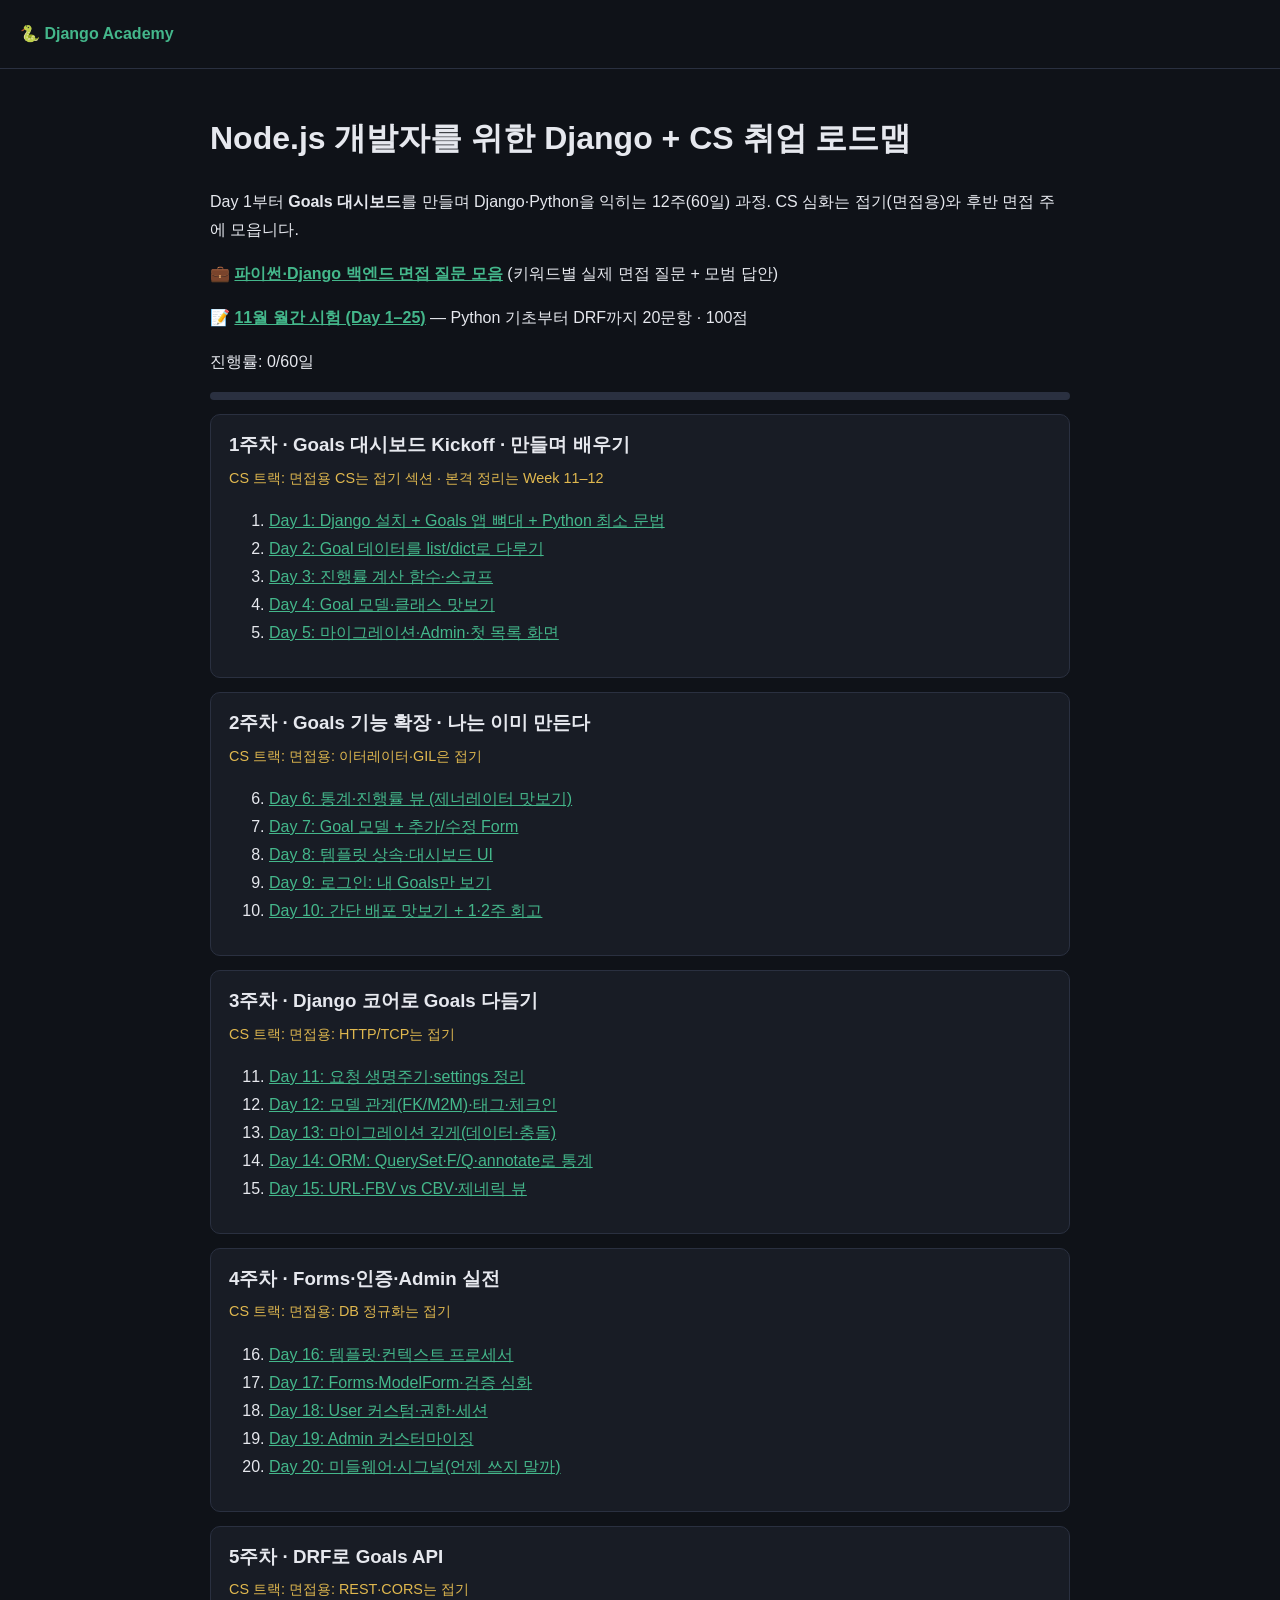
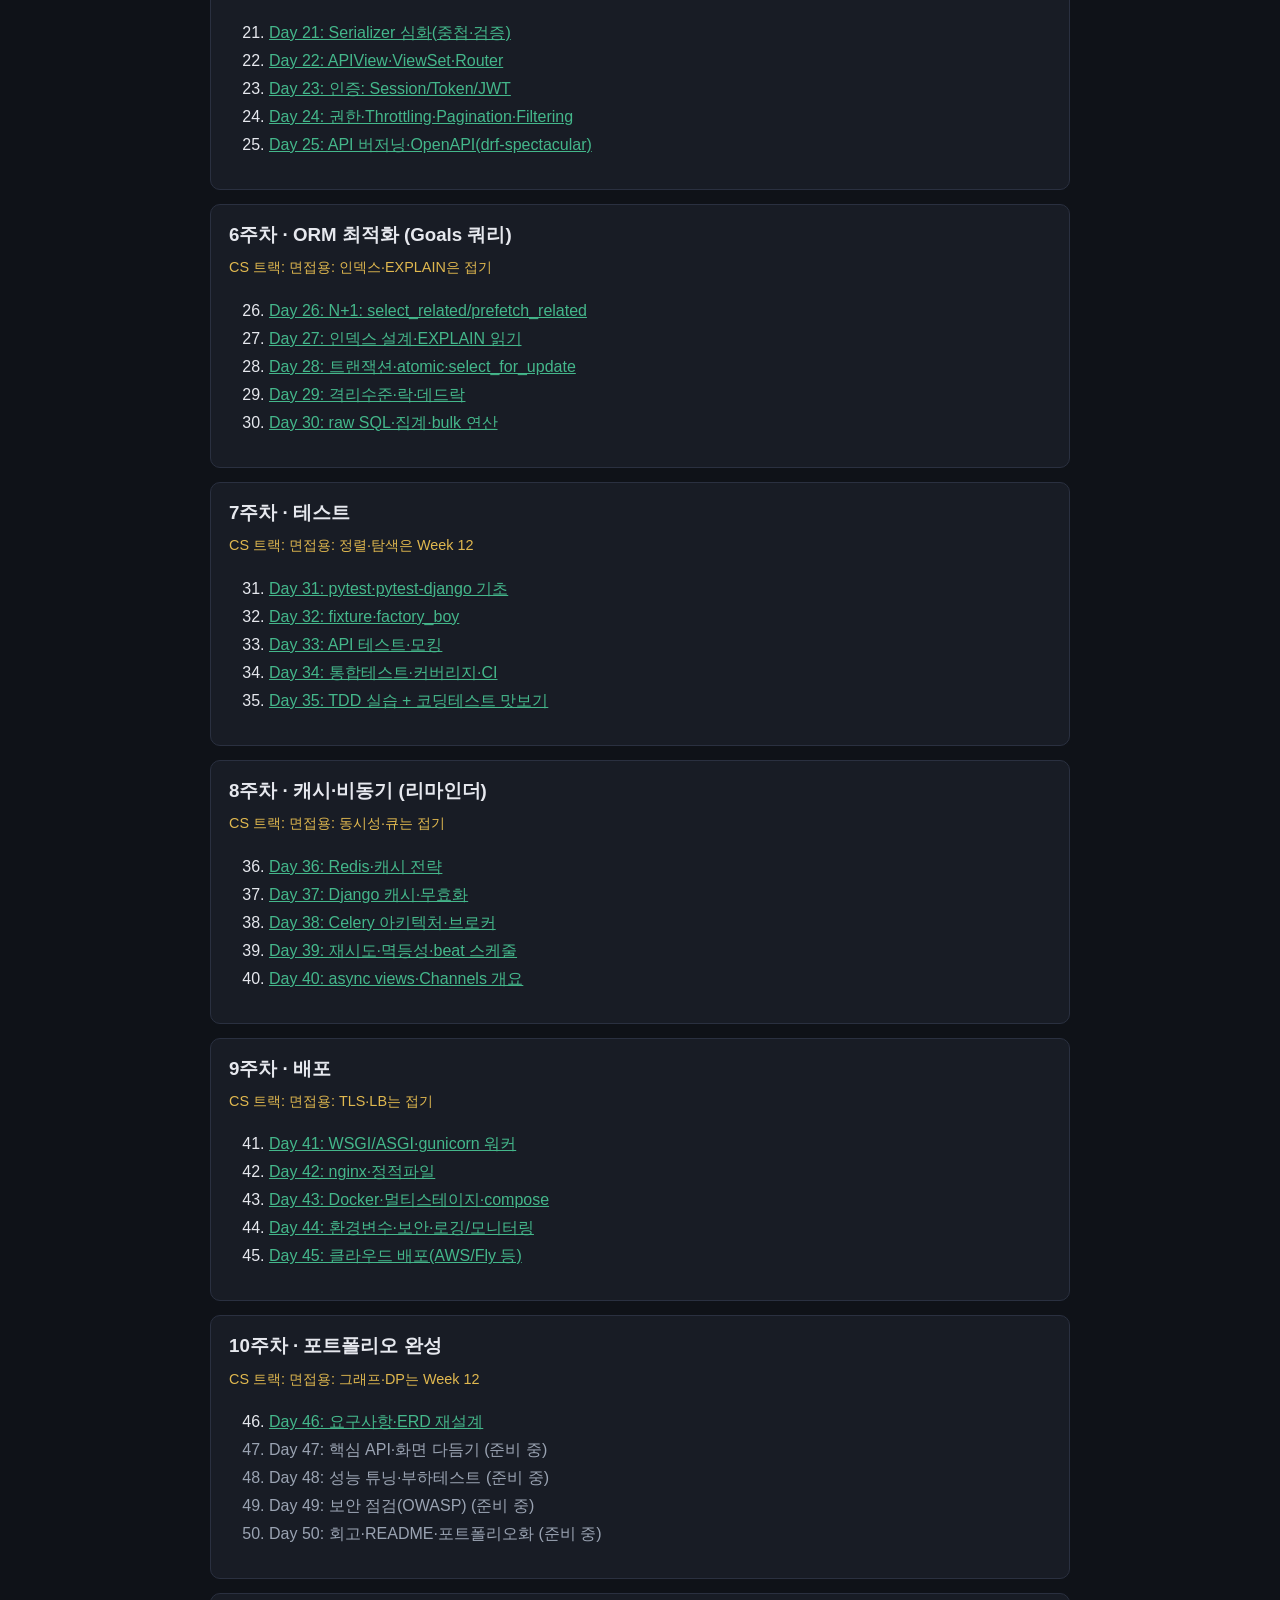
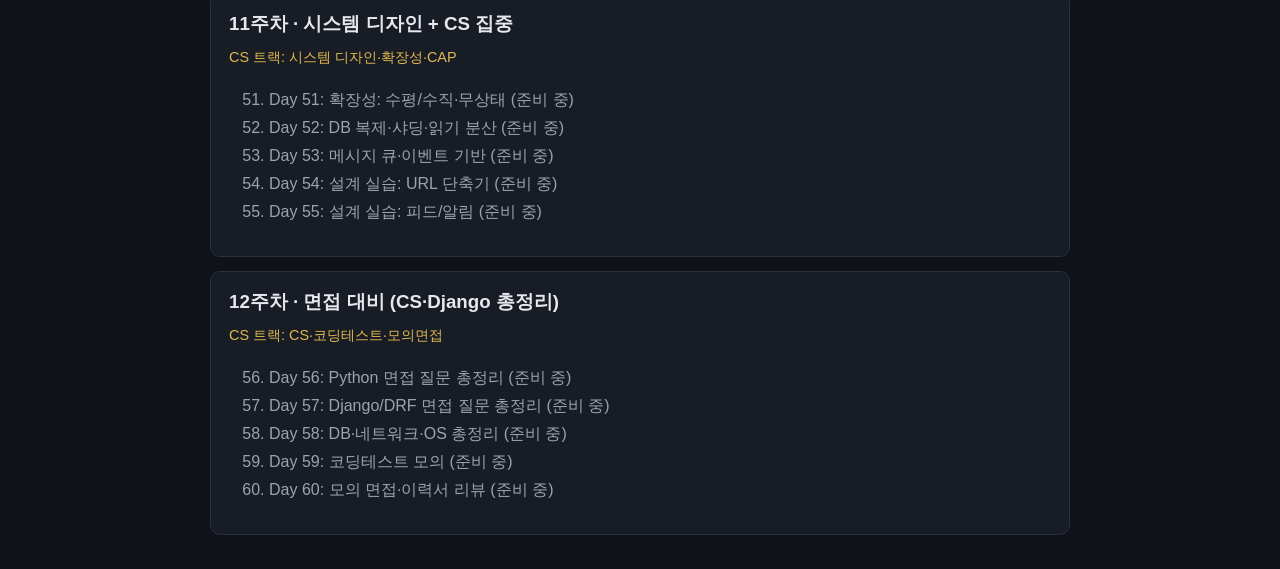
<file: index.html>
<!doctype html><html lang="ko"><head><meta charset="utf-8"><meta name="viewport" content="width=device-width,initial-scale=1">
<title>Django Academy — Node.js 개발자를 위한 취업용 Django</title><link rel="stylesheet" href="style.css?v=2"></head><body>
<header><a href="index.html">🐍 Django Academy</a></header><main>
<h1>Node.js 개발자를 위한 Django + CS 취업 로드맵</h1>
<p>Day 1부터 <strong>Goals 대시보드</strong>를 만들며 Django·Python을 익히는 12주(60일) 과정. CS 심화는 접기(면접용)와 후반 면접 주에 모읍니다.</p>
<p>💼 <a href="interview.html"><strong>파이썬·Django 백엔드 면접 질문 모음</strong></a> (키워드별 실제 면접 질문 + 모범 답안)</p>
<p>📝 <a href="exam.html"><strong>11월 월간 시험 (Day 1–25)</strong></a> — Python 기초부터 DRF까지 20문항 · 100점</p>
<p id="prog"></p><div class="bar"><i id="pbar" style="width:0"></i></div><div id="road"></div></main>
<script src="curriculum.js"></script><script>
fetch('lessons/index.json').then(r=>r.json()).then(idx=>{
 const have=new Set(idx.lessons.map(l=>l.day)); let n=0,done=0;
 document.getElementById('road').innerHTML=CURRICULUM.map(w=>`<div class="week"><h3>${w.w}주차 · ${w.t}</h3><div class="cs">CS 트랙: ${w.cs}</div><ol start="${(w.w-1)*5+1}">`+
 w.days.map(d=>{n++;const id=String(n).padStart(3,'0');const ok=localStorage.getItem('done-'+id)==='1';if(ok)done++;
  return have.has(n)?`<li class="${ok?'done':''}"><a href="lesson.html?day=${n}">Day ${n}: ${d}</a>${ok?' ✅':''}</li>`:`<li class="pending">Day ${n}: ${d} (준비 중)</li>`}).join('')+`</ol></div>`).join('');
 document.getElementById('prog').textContent=`진행률: ${done}/${n}일`;document.getElementById('pbar').style.width=(done/n*100)+'%';});
</script></body></html>
</file>
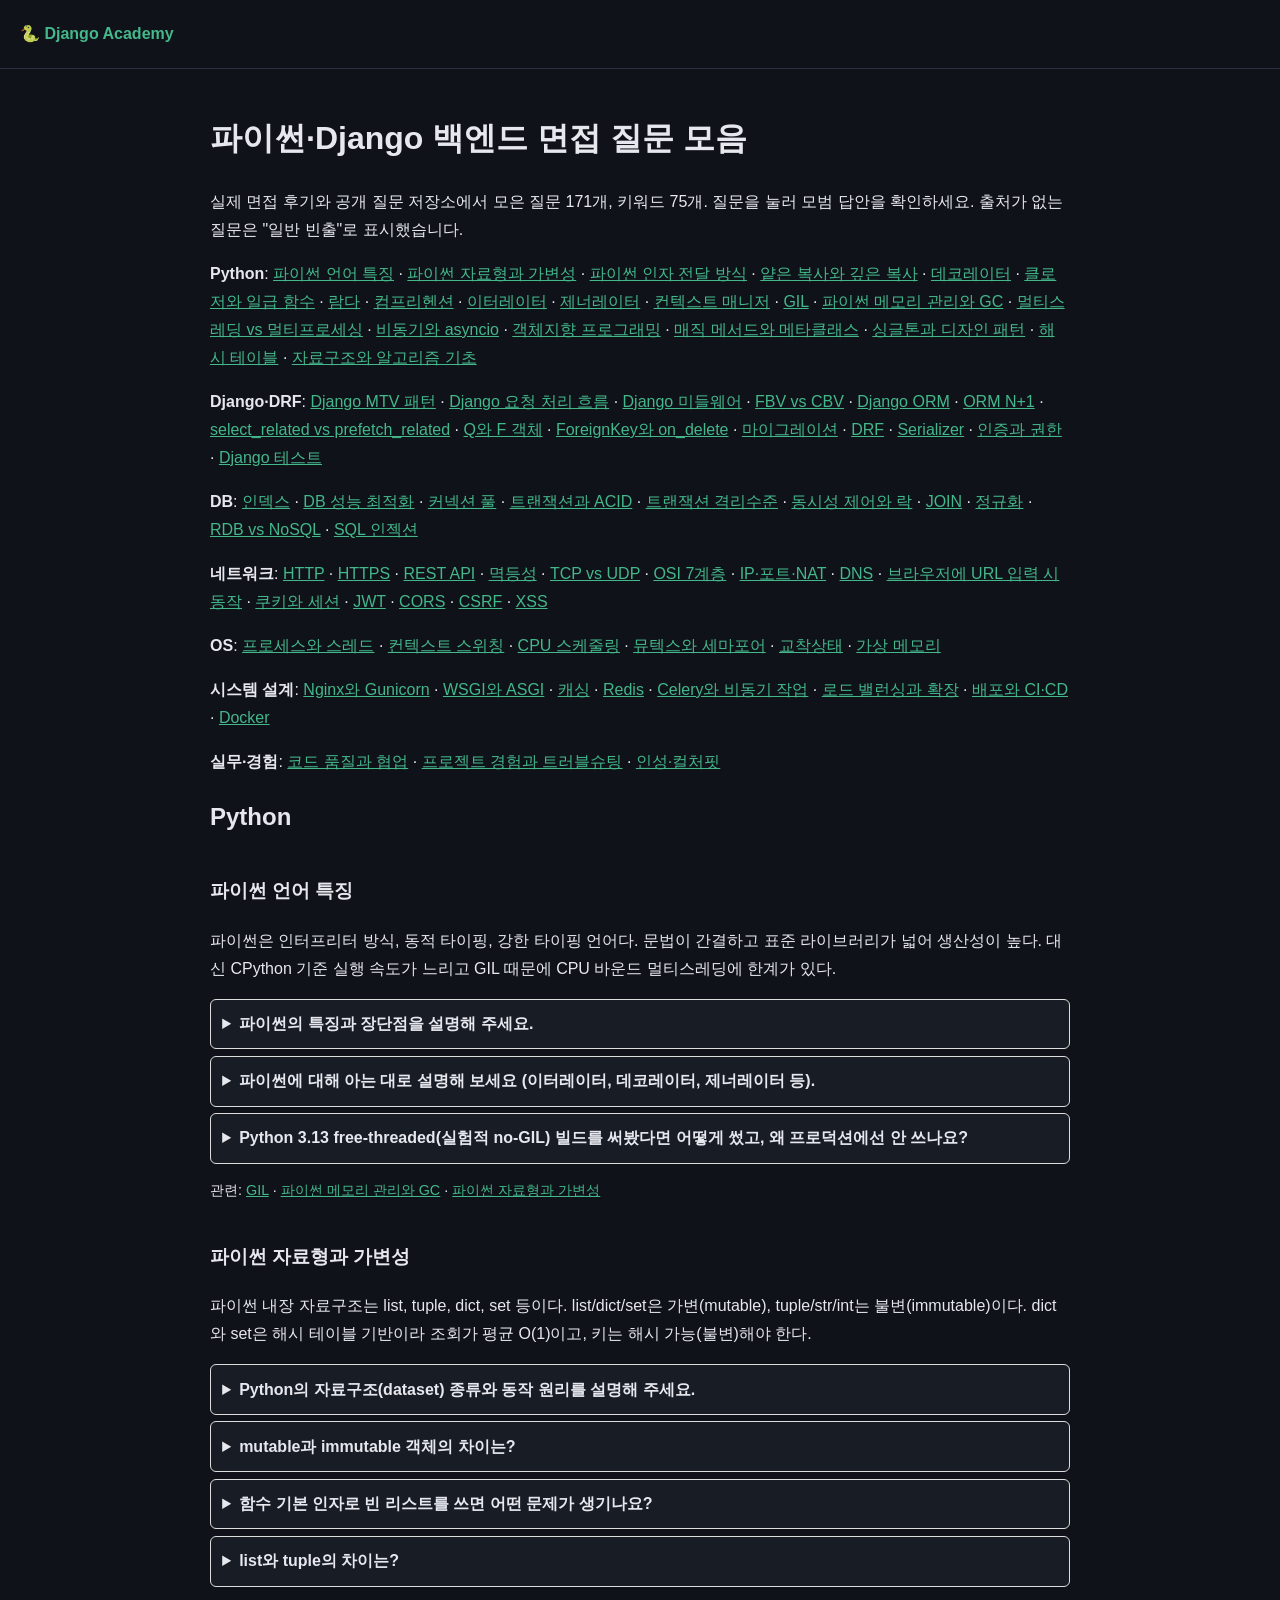
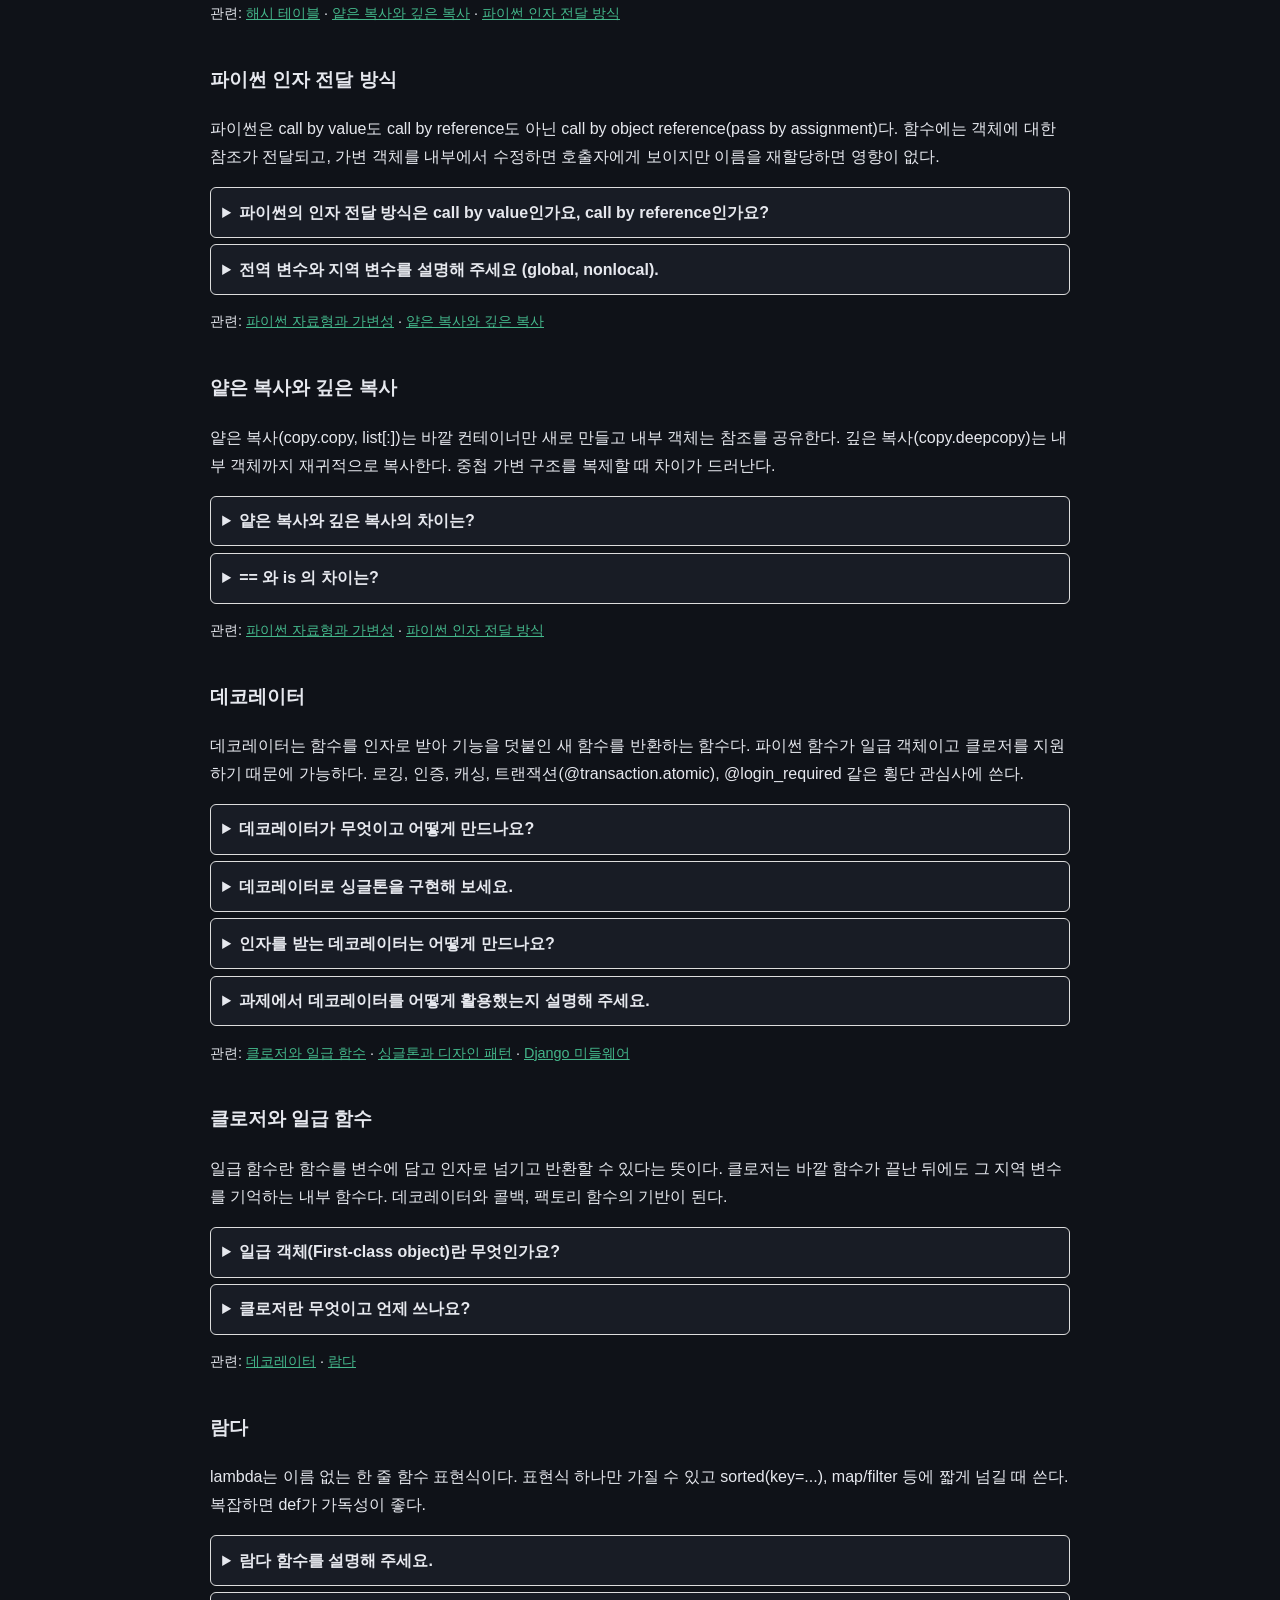
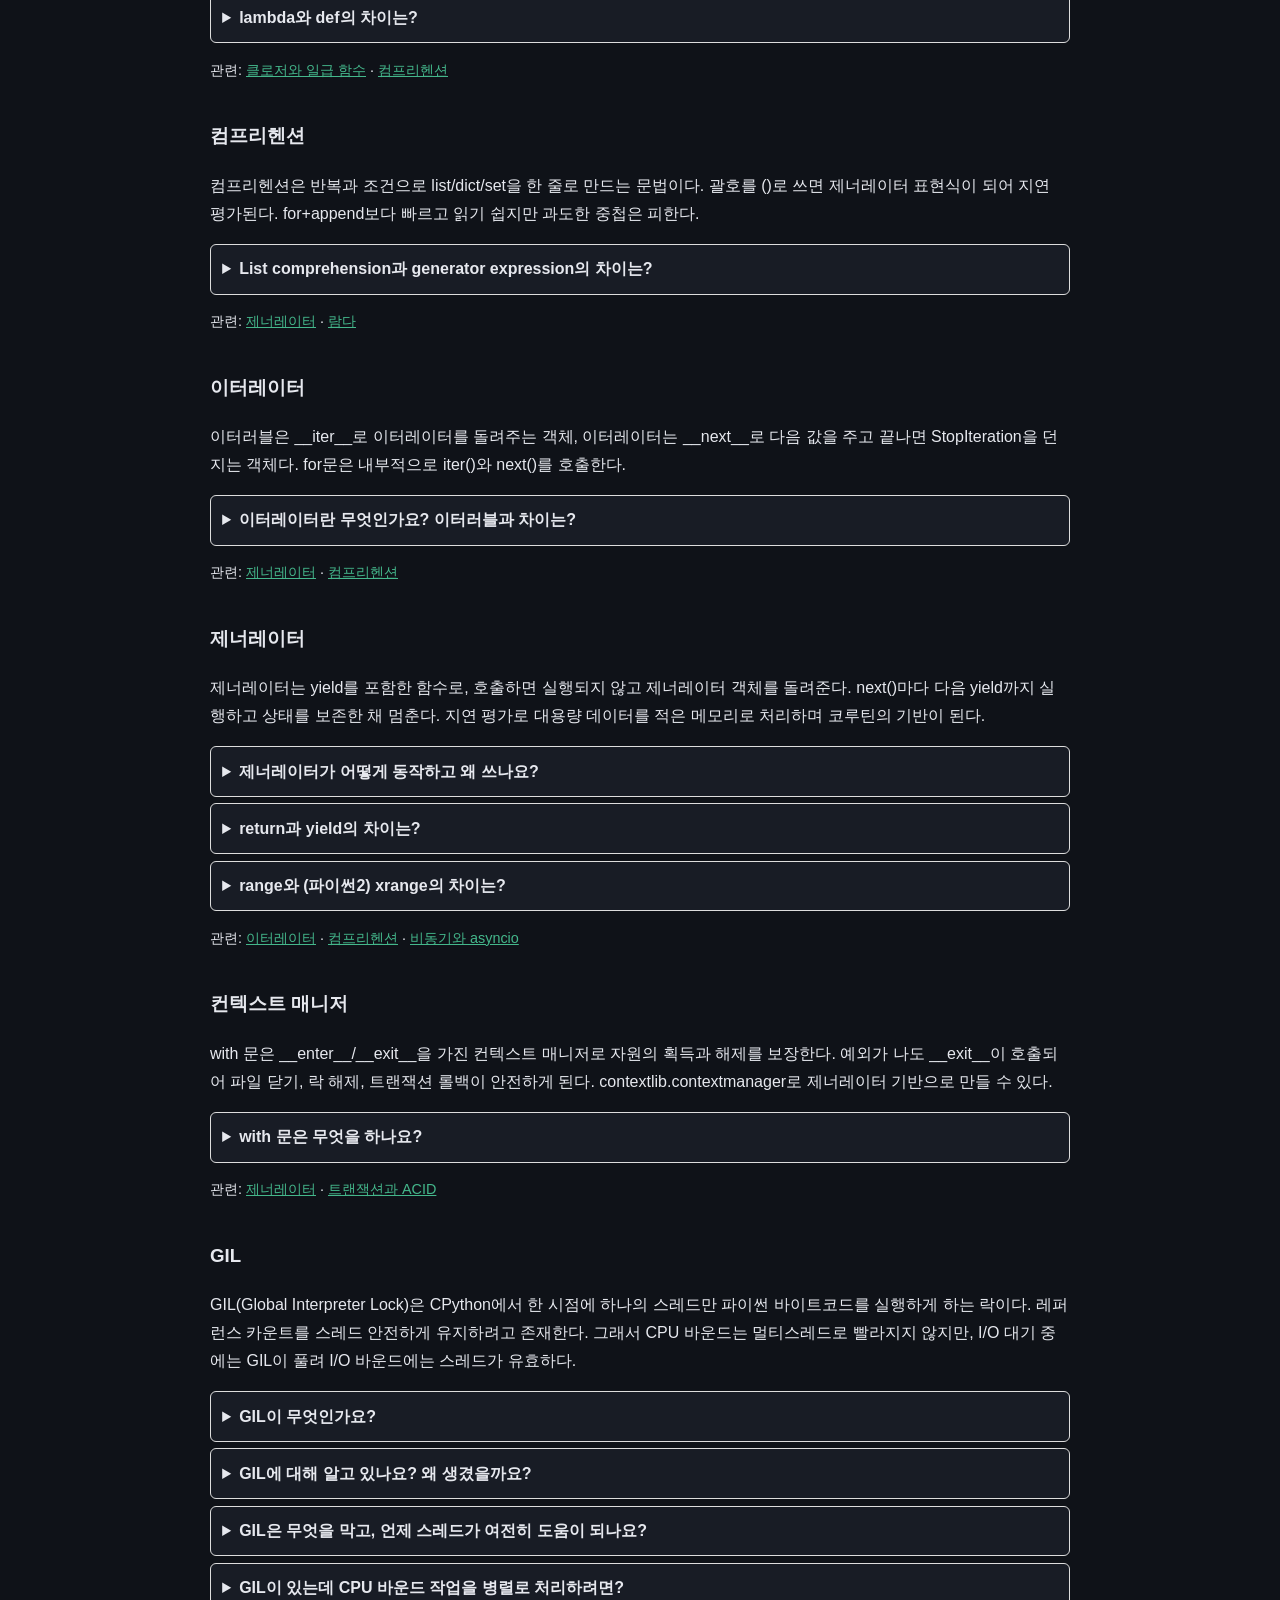
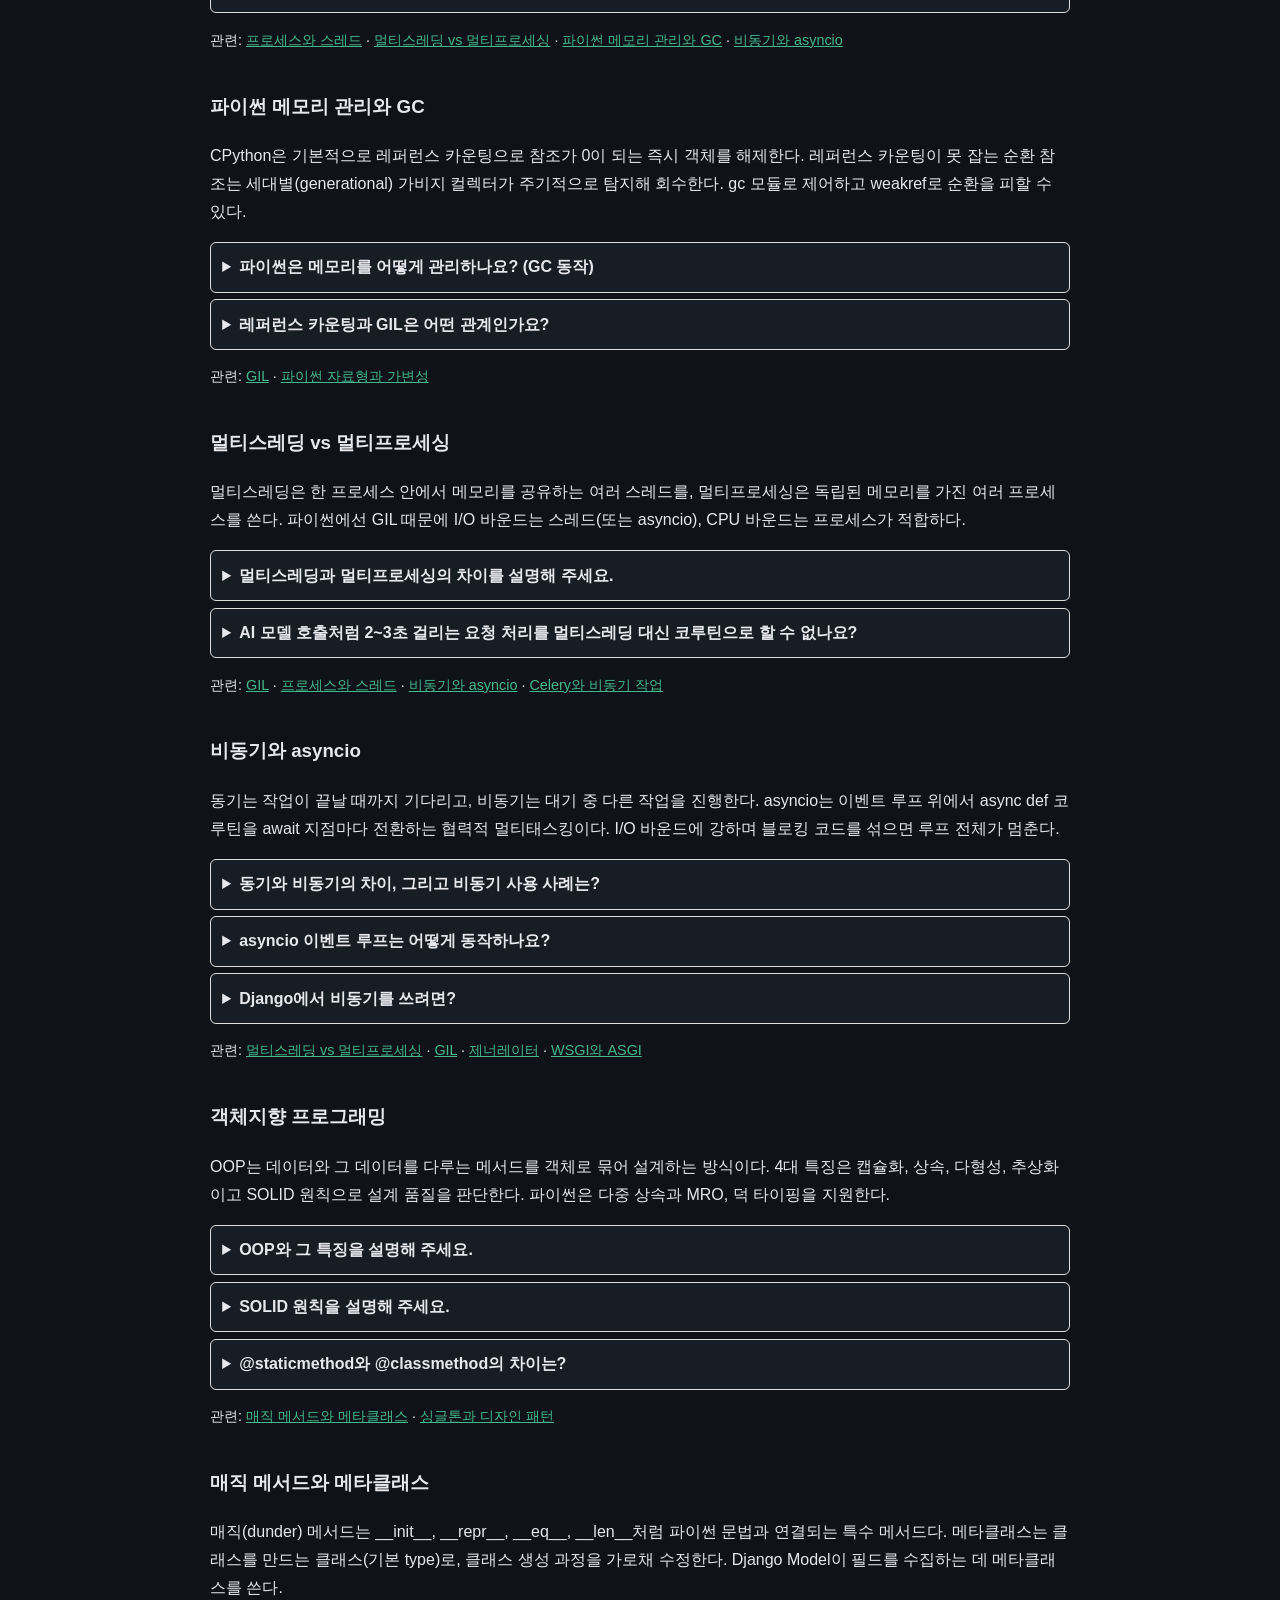
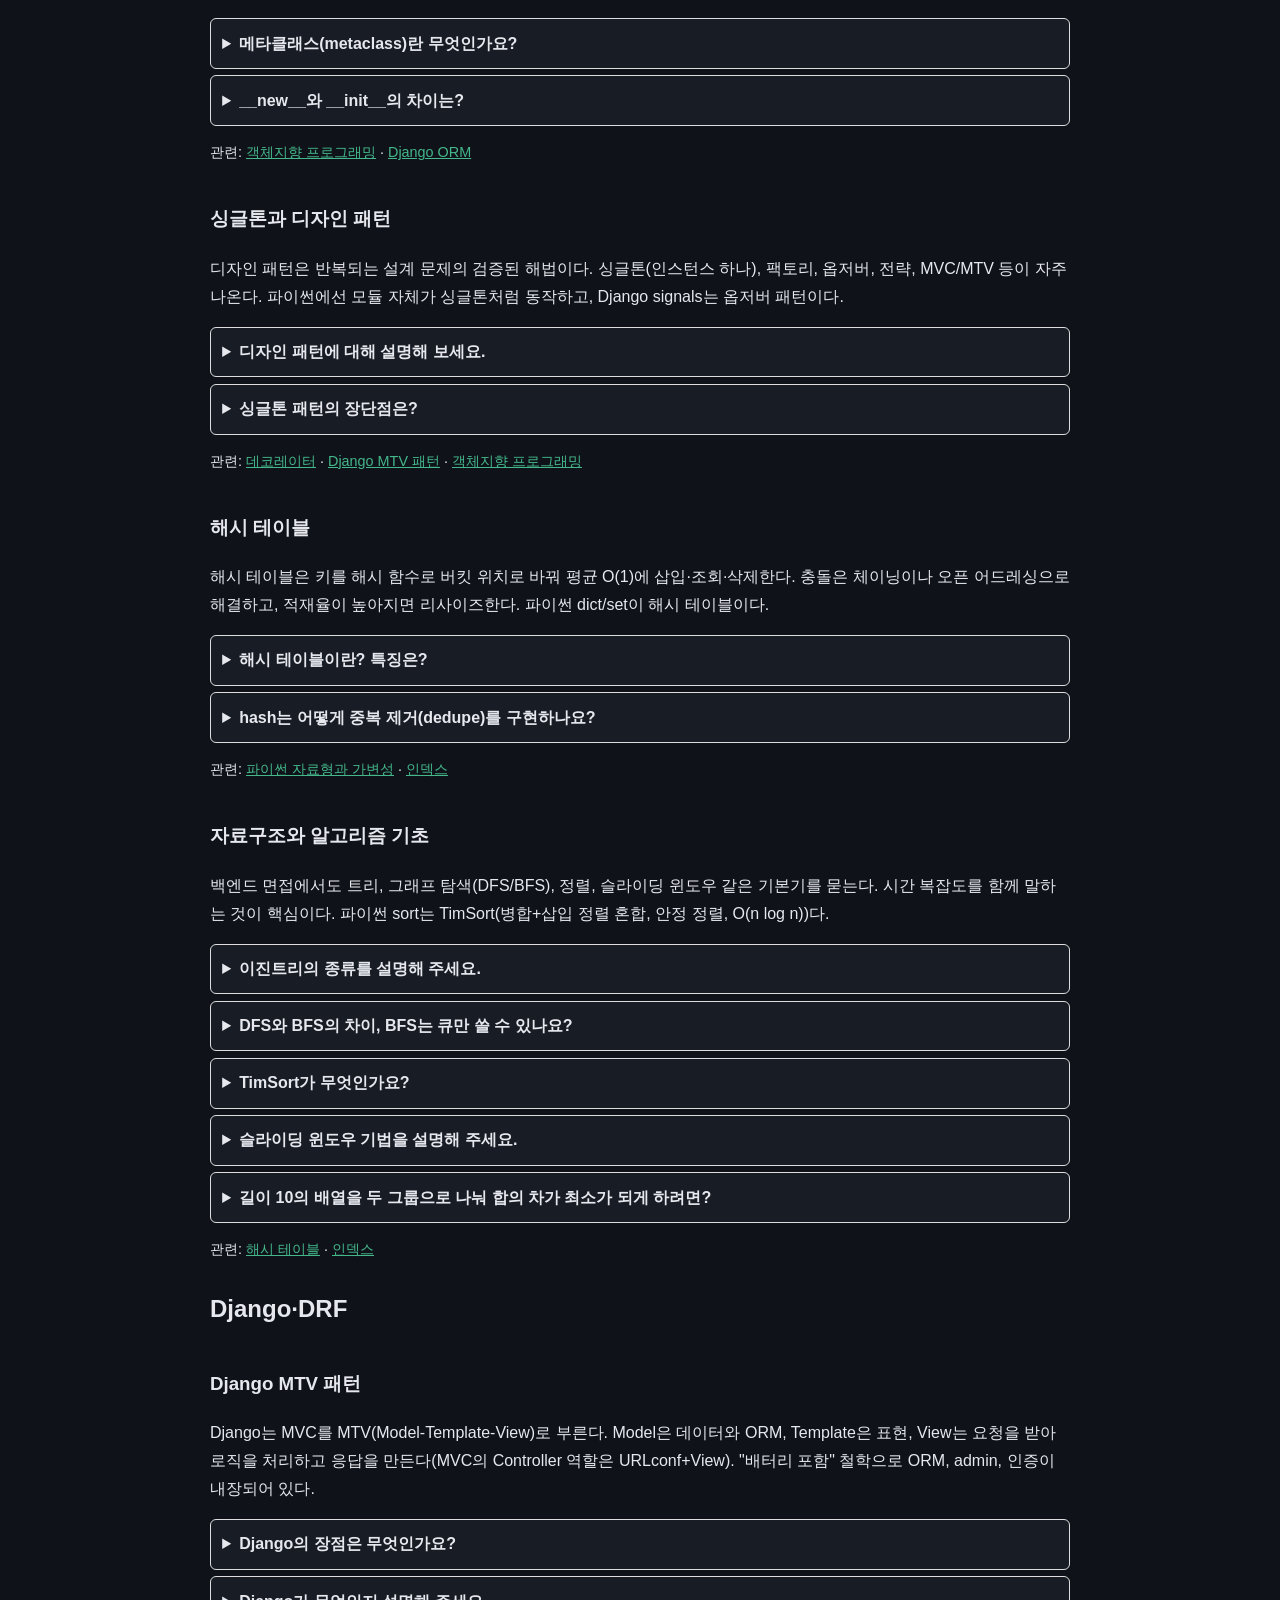
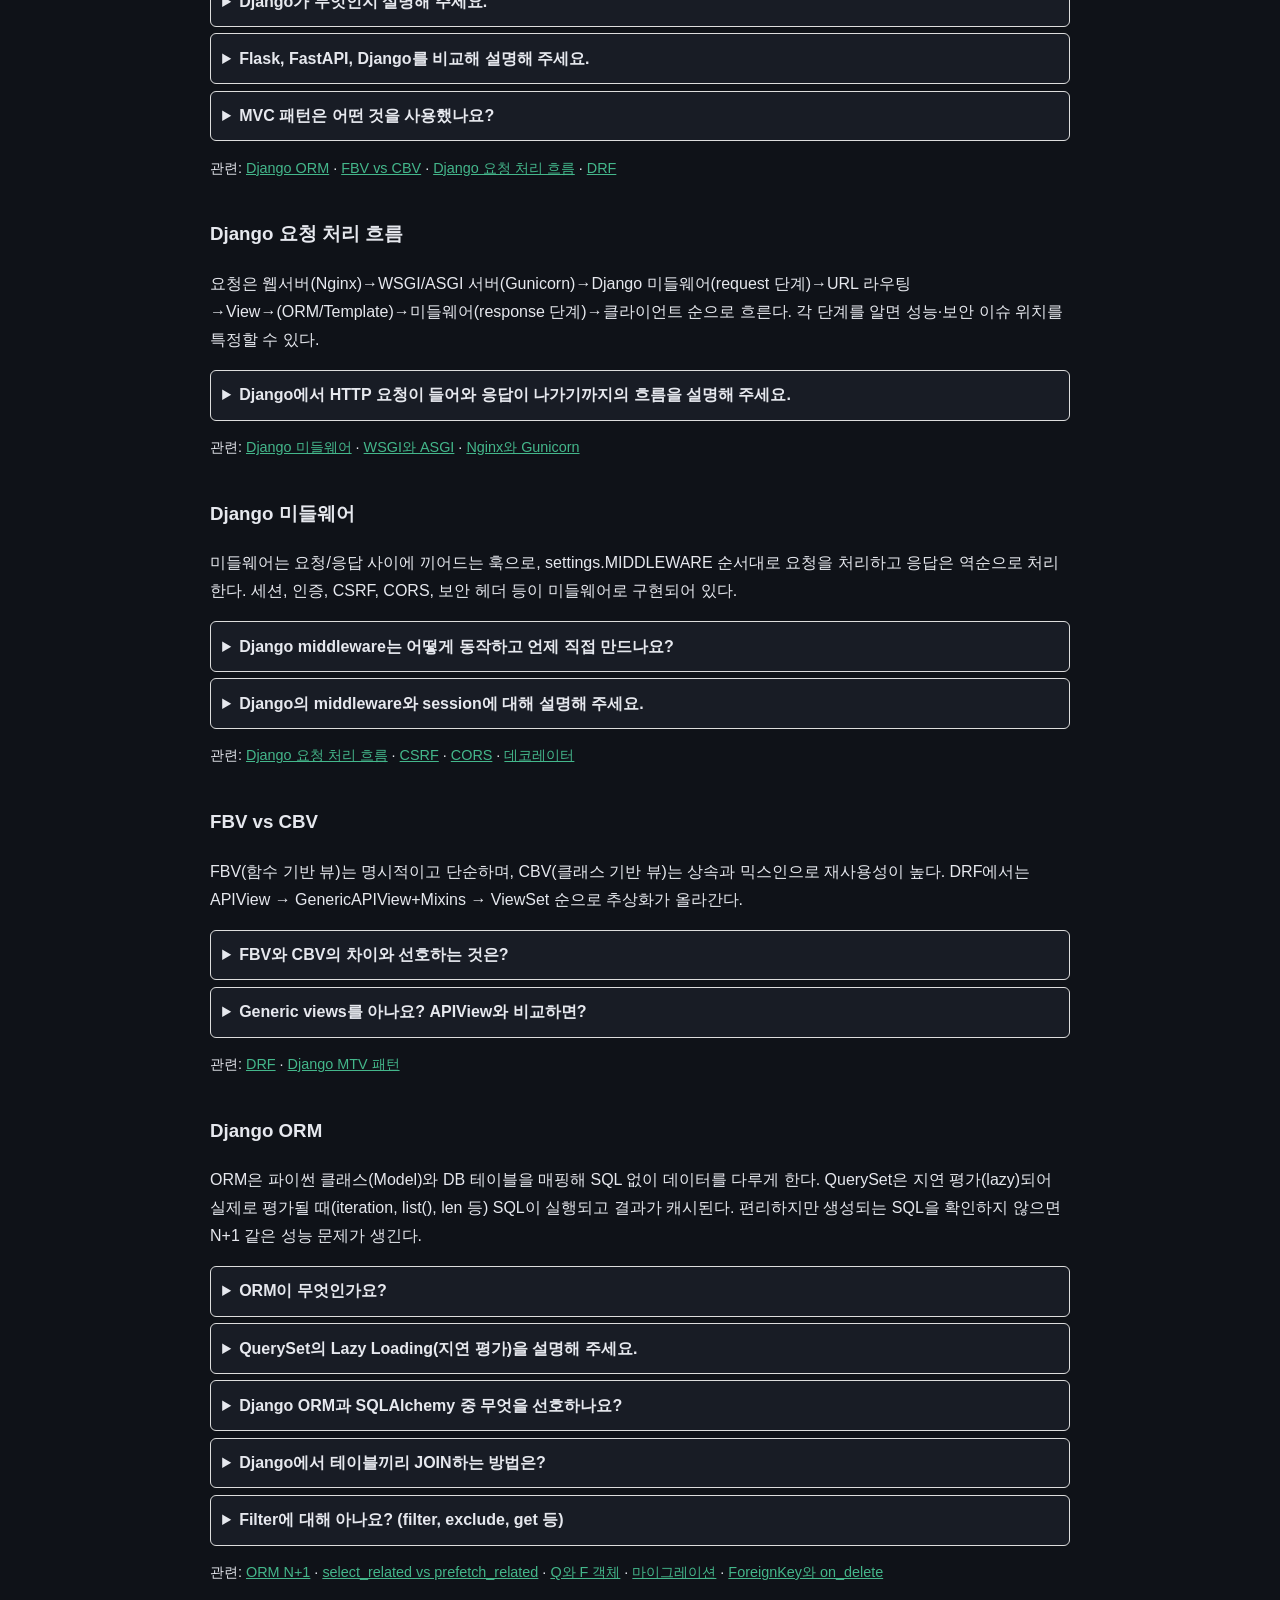
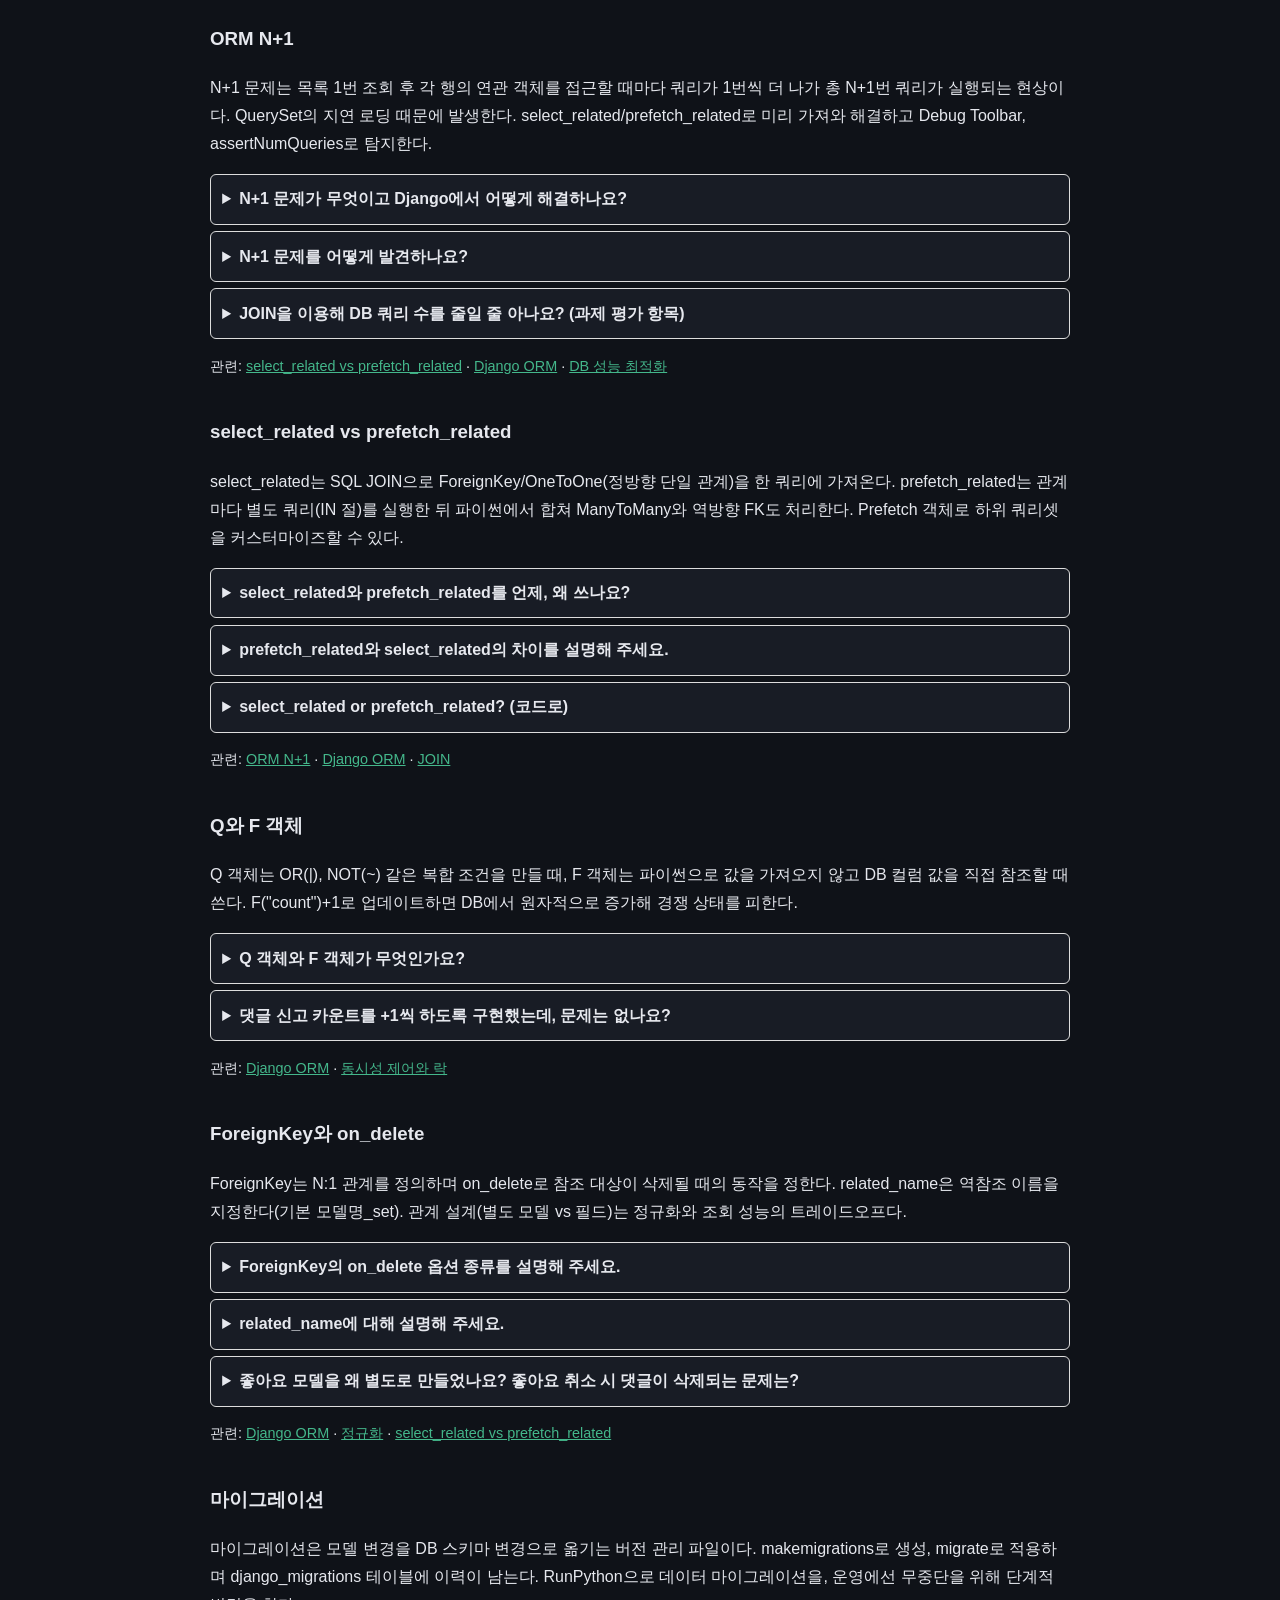
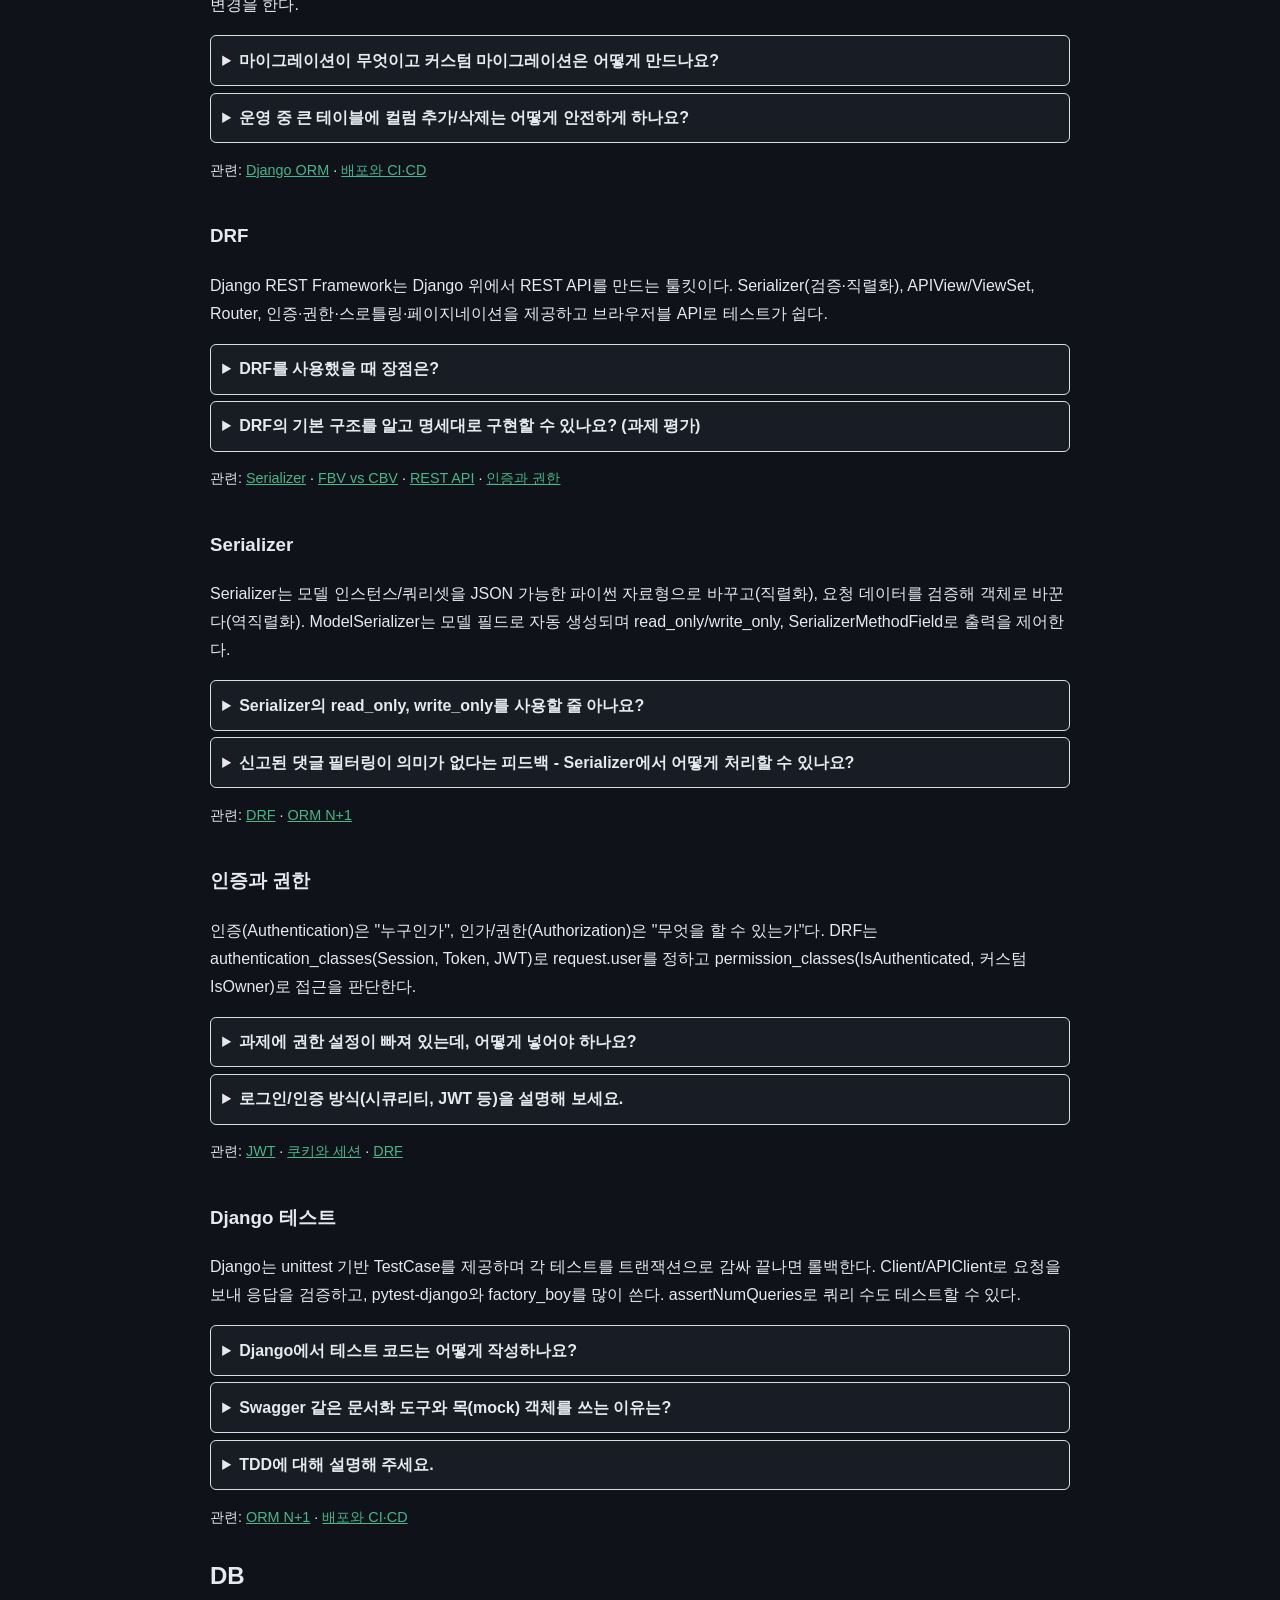
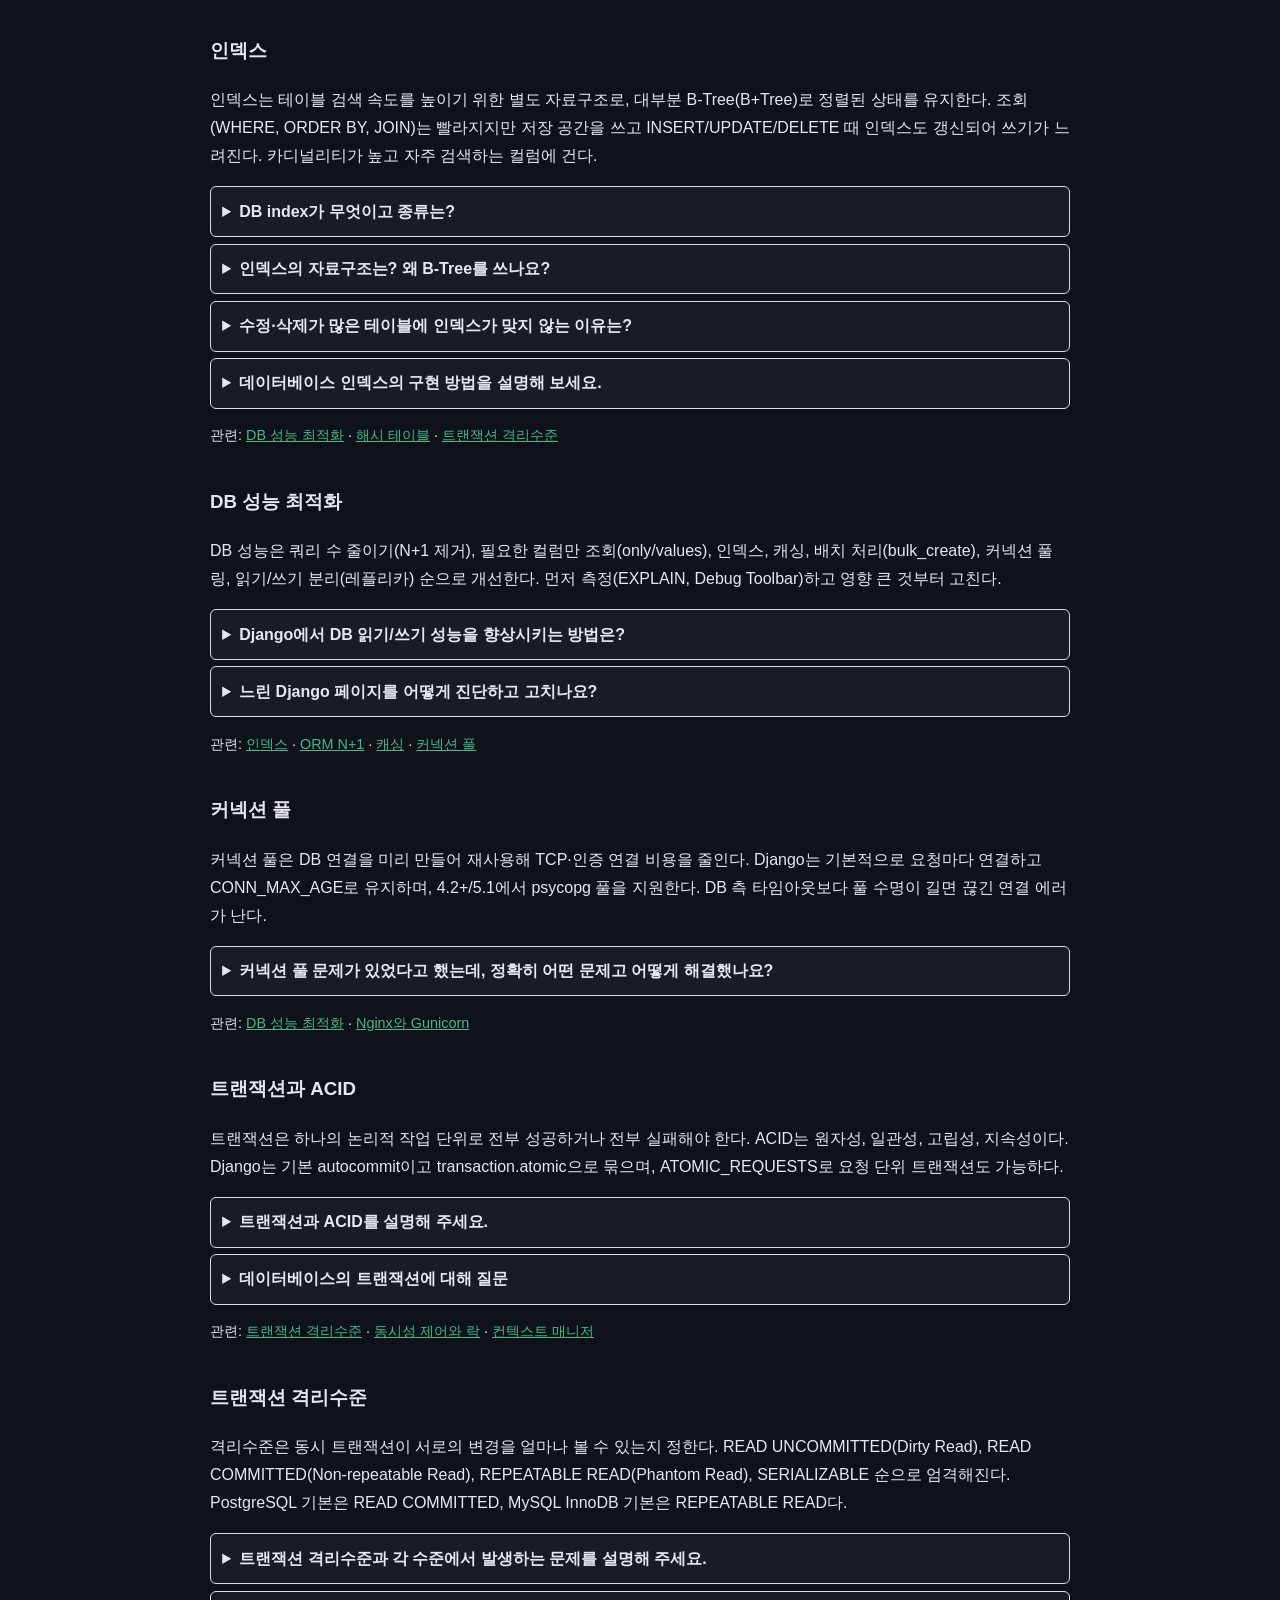
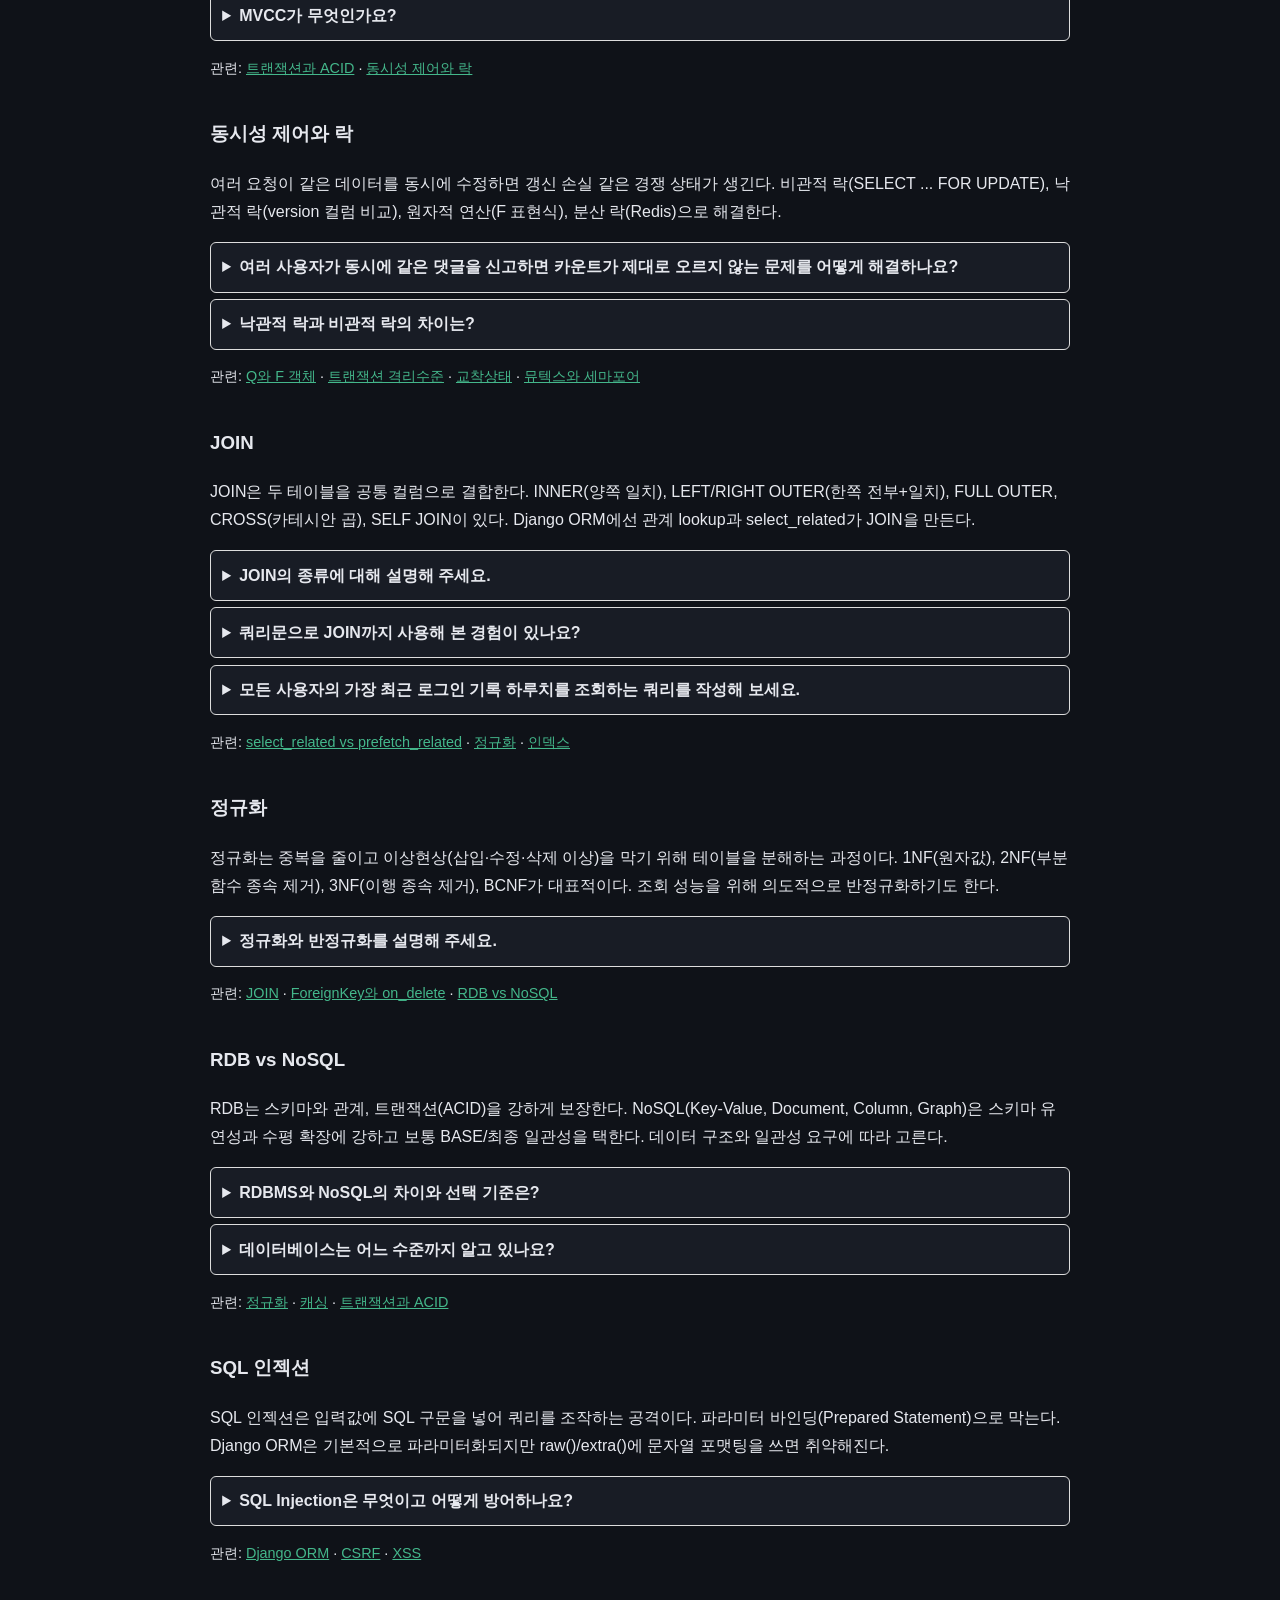
<file: interview.html>
<!doctype html><html lang="ko"><head><meta charset="utf-8"><meta name="viewport" content="width=device-width,initial-scale=1">
<title>파이썬 백엔드 면접 질문 — Django Academy</title><link rel="stylesheet" href="style.css?v=2">
<style>details{border:1px solid #ddd;border-radius:6px;padding:.4em .7em;margin:.4em 0}summary{cursor:pointer;font-weight:600}.src{font-size:.85em;color:#666}.rel{font-size:.9em}.kw{margin-bottom:1.6em}</style></head><body>
<header><a href="index.html">🐍 Django Academy</a></header><main>
<h1>파이썬·Django 백엔드 면접 질문 모음</h1>
<p>실제 면접 후기와 공개 질문 저장소에서 모은 질문 171개, 키워드 75개. 질문을 눌러 모범 답안을 확인하세요. 출처가 없는 질문은 "일반 빈출"로 표시했습니다.</p>
<p><b>Python</b>: <a href="#파이썬 언어 특징">파이썬 언어 특징</a> · <a href="#파이썬 자료형과 가변성">파이썬 자료형과 가변성</a> · <a href="#파이썬 인자 전달 방식">파이썬 인자 전달 방식</a> · <a href="#얕은 복사와 깊은 복사">얕은 복사와 깊은 복사</a> · <a href="#데코레이터">데코레이터</a> · <a href="#클로저와 일급 함수">클로저와 일급 함수</a> · <a href="#람다">람다</a> · <a href="#컴프리헨션">컴프리헨션</a> · <a href="#이터레이터">이터레이터</a> · <a href="#제너레이터">제너레이터</a> · <a href="#컨텍스트 매니저">컨텍스트 매니저</a> · <a href="#GIL">GIL</a> · <a href="#파이썬 메모리 관리와 GC">파이썬 메모리 관리와 GC</a> · <a href="#멀티스레딩 vs 멀티프로세싱">멀티스레딩 vs 멀티프로세싱</a> · <a href="#비동기와 asyncio">비동기와 asyncio</a> · <a href="#객체지향 프로그래밍">객체지향 프로그래밍</a> · <a href="#매직 메서드와 메타클래스">매직 메서드와 메타클래스</a> · <a href="#싱글톤과 디자인 패턴">싱글톤과 디자인 패턴</a> · <a href="#해시 테이블">해시 테이블</a> · <a href="#자료구조와 알고리즘 기초">자료구조와 알고리즘 기초</a></p><p><b>Django·DRF</b>: <a href="#Django MTV 패턴">Django MTV 패턴</a> · <a href="#Django 요청 처리 흐름">Django 요청 처리 흐름</a> · <a href="#Django 미들웨어">Django 미들웨어</a> · <a href="#FBV vs CBV">FBV vs CBV</a> · <a href="#Django ORM">Django ORM</a> · <a href="#ORM N+1">ORM N+1</a> · <a href="#select_related vs prefetch_related">select_related vs prefetch_related</a> · <a href="#Q와 F 객체">Q와 F 객체</a> · <a href="#ForeignKey와 on_delete">ForeignKey와 on_delete</a> · <a href="#마이그레이션">마이그레이션</a> · <a href="#DRF">DRF</a> · <a href="#Serializer">Serializer</a> · <a href="#인증과 권한">인증과 권한</a> · <a href="#Django 테스트">Django 테스트</a></p><p><b>DB</b>: <a href="#인덱스">인덱스</a> · <a href="#DB 성능 최적화">DB 성능 최적화</a> · <a href="#커넥션 풀">커넥션 풀</a> · <a href="#트랜잭션과 ACID">트랜잭션과 ACID</a> · <a href="#트랜잭션 격리수준">트랜잭션 격리수준</a> · <a href="#동시성 제어와 락">동시성 제어와 락</a> · <a href="#JOIN">JOIN</a> · <a href="#정규화">정규화</a> · <a href="#RDB vs NoSQL">RDB vs NoSQL</a> · <a href="#SQL 인젝션">SQL 인젝션</a></p><p><b>네트워크</b>: <a href="#HTTP">HTTP</a> · <a href="#HTTPS">HTTPS</a> · <a href="#REST API">REST API</a> · <a href="#멱등성">멱등성</a> · <a href="#TCP vs UDP">TCP vs UDP</a> · <a href="#OSI 7계층">OSI 7계층</a> · <a href="#IP·포트·NAT">IP·포트·NAT</a> · <a href="#DNS">DNS</a> · <a href="#브라우저에 URL 입력 시 동작">브라우저에 URL 입력 시 동작</a> · <a href="#쿠키와 세션">쿠키와 세션</a> · <a href="#JWT">JWT</a> · <a href="#CORS">CORS</a> · <a href="#CSRF">CSRF</a> · <a href="#XSS">XSS</a></p><p><b>OS</b>: <a href="#프로세스와 스레드">프로세스와 스레드</a> · <a href="#컨텍스트 스위칭">컨텍스트 스위칭</a> · <a href="#CPU 스케줄링">CPU 스케줄링</a> · <a href="#뮤텍스와 세마포어">뮤텍스와 세마포어</a> · <a href="#교착상태">교착상태</a> · <a href="#가상 메모리">가상 메모리</a></p><p><b>시스템 설계</b>: <a href="#Nginx와 Gunicorn">Nginx와 Gunicorn</a> · <a href="#WSGI와 ASGI">WSGI와 ASGI</a> · <a href="#캐싱">캐싱</a> · <a href="#Redis">Redis</a> · <a href="#Celery와 비동기 작업">Celery와 비동기 작업</a> · <a href="#로드 밸런싱과 확장">로드 밸런싱과 확장</a> · <a href="#배포와 CI·CD">배포와 CI·CD</a> · <a href="#Docker">Docker</a></p><p><b>실무·경험</b>: <a href="#코드 품질과 협업">코드 품질과 협업</a> · <a href="#프로젝트 경험과 트러블슈팅">프로젝트 경험과 트러블슈팅</a> · <a href="#인성·컬처핏">인성·컬처핏</a></p><h2>Python</h2><section id="파이썬 언어 특징" class="kw"><h3>파이썬 언어 특징</h3><p>파이썬은 인터프리터 방식, 동적 타이핑, 강한 타이핑 언어다. 문법이 간결하고 표준 라이브러리가 넓어 생산성이 높다. 대신 CPython 기준 실행 속도가 느리고 GIL 때문에 CPU 바운드 멀티스레딩에 한계가 있다.</p><details><summary>파이썬의 특징과 장단점을 설명해 주세요.</summary><p>인터프리터·동적 타이핑·풍부한 라이브러리·높은 추상화로 개발 속도가 빠르다. 단점은 컴파일 언어보다 느리고, 런타임 타입 오류가 나기 쉽고, GIL로 CPU 병렬성이 제한된다는 점이다. 보완책으로 타입 힌트+mypy, C 확장/멀티프로세싱을 쓴다.</p><p class="src">출처: <a href="https://velog.io/@jhp21c/%EB%A9%B4%EC%A0%91" target="_blank" rel="noopener">velog jhp21c - 백엔드 기술면접 질문(Python, Django)</a></p></details><details><summary>파이썬에 대해 아는 대로 설명해 보세요 (이터레이터, 데코레이터, 제너레이터 등).</summary><p>모든 것이 객체이고 함수가 일급 객체라 데코레이터가 가능하다. 이터레이터 프로토콜(__iter__/__next__) 위에 for문과 제너레이터가 동작하고, 메모리는 레퍼런스 카운팅+순환 GC로 관리된다. 실제 써본 기능을 예시와 함께 말하는 것이 좋다.</p><p class="src">출처: <a href="https://velog.io/@jhp21c/%EB%A9%B4%EC%A0%91" target="_blank" rel="noopener">velog jhp21c - 백엔드 기술면접 질문(Python, Django)</a></p></details><details><summary>Python 3.13 free-threaded(실험적 no-GIL) 빌드를 써봤다면 어떻게 썼고, 왜 프로덕션에선 안 쓰나요?</summary><p>3.13의 free-threaded 빌드는 GIL 없이 스레드가 병렬 실행되지만 공식 문서상 실험적 기능이고 C 확장 호환성·단일 스레드 성능 저하 이슈가 있다. 그래서 검증 용도로만 쓰고 프로덕션은 안정화 후 도입한다고 답한다.</p><p class="src">출처: <a href="https://inmonim.github.io/posts/first-startup-interview-sseol/" target="_blank" rel="noopener">inmonim - 첫 파이썬 백엔드 개발자 면접</a></p></details><p class="rel">관련: <a href="#GIL">GIL</a> · <a href="#파이썬 메모리 관리와 GC">파이썬 메모리 관리와 GC</a> · <a href="#파이썬 자료형과 가변성">파이썬 자료형과 가변성</a></p></section><section id="파이썬 자료형과 가변성" class="kw"><h3>파이썬 자료형과 가변성</h3><p>파이썬 내장 자료구조는 list, tuple, dict, set 등이다. list/dict/set은 가변(mutable), tuple/str/int는 불변(immutable)이다. dict와 set은 해시 테이블 기반이라 조회가 평균 O(1)이고, 키는 해시 가능(불변)해야 한다.</p><details><summary>Python의 자료구조(dataset) 종류와 동작 원리를 설명해 주세요.</summary><p>list는 동적 배열(끝 append O(1), 중간 삽입 O(n)), tuple은 불변 배열, dict/set은 오픈 어드레싱 해시 테이블로 평균 O(1) 조회다. dict는 3.7부터 삽입 순서를 보장한다.</p><p class="src">출처: <a href="https://raoneli-coding.tistory.com/146" target="_blank" rel="noopener">tistory raoneli - 기술면접 후기 (Django 스타트업)</a></p></details><details><summary>mutable과 immutable 객체의 차이는?</summary><p>가변 객체는 생성 후 내용 변경이 가능하고(list, dict, set), 불변 객체는 변경 시 새 객체가 만들어진다(int, str, tuple). 불변 객체만 dict 키가 될 수 있고, 함수 기본 인자에 가변 객체를 쓰면 값이 공유되는 버그가 난다.</p><p class="src">출처: <a href="https://github.com/Devinterview-io/python-interview-questions" target="_blank" rel="noopener">GitHub Devinterview-io/python-interview-questions</a></p></details><details><summary>함수 기본 인자로 빈 리스트를 쓰면 어떤 문제가 생기나요?</summary><p>기본값은 함수 정의 시점에 한 번만 평가되므로 호출 간에 같은 리스트가 공유된다. def f(x=None): x = x or [] 패턴으로 피한다.</p><p class="src">출처: <a href="https://github.com/Devinterview-io/python-interview-questions" target="_blank" rel="noopener">GitHub Devinterview-io/python-interview-questions</a></p></details><details><summary>list와 tuple의 차이는?</summary><p>list는 가변, tuple은 불변이다. tuple은 해시 가능해 dict 키로 쓸 수 있고 약간 더 가볍다. 의미적으로 tuple은 고정 구조(레코드), list는 동질 컬렉션에 쓴다.</p><p class="src">출처: <a href="https://github.com/Devinterview-io/python-interview-questions" target="_blank" rel="noopener">GitHub Devinterview-io/python-interview-questions</a></p></details><p class="rel">관련: <a href="#해시 테이블">해시 테이블</a> · <a href="#얕은 복사와 깊은 복사">얕은 복사와 깊은 복사</a> · <a href="#파이썬 인자 전달 방식">파이썬 인자 전달 방식</a></p></section><section id="파이썬 인자 전달 방식" class="kw"><h3>파이썬 인자 전달 방식</h3><p>파이썬은 call by value도 call by reference도 아닌 call by object reference(pass by assignment)다. 함수에는 객체에 대한 참조가 전달되고, 가변 객체를 내부에서 수정하면 호출자에게 보이지만 이름을 재할당하면 영향이 없다.</p><details><summary>파이썬의 인자 전달 방식은 call by value인가요, call by reference인가요?</summary><p>둘 다 아니고 pass by assignment(객체 참조 전달)다. 리스트를 넘겨 append하면 원본이 바뀌지만, 함수 안에서 x = [1]로 재할당하면 원본은 그대로다. 결과는 객체의 가변성에 달려 있다.</p><p class="src">출처: <a href="https://github.com/Devinterview-io/python-interview-questions" target="_blank" rel="noopener">GitHub Devinterview-io/python-interview-questions</a></p></details><details><summary>전역 변수와 지역 변수를 설명해 주세요 (global, nonlocal).</summary><p>이름 탐색은 LEGB(Local→Enclosing→Global→Built-in) 순서다. 함수 안에서 전역 이름에 재할당하려면 global, 감싼 함수의 변수면 nonlocal을 선언해야 하고, 안 하면 UnboundLocalError가 난다.</p><p class="src">출처: <a href="https://www.reddit.com/r/django/comments/116mo6c/django_interview/" target="_blank" rel="noopener">Reddit r/django - Django Interview (후기 댓글)</a></p></details><p class="rel">관련: <a href="#파이썬 자료형과 가변성">파이썬 자료형과 가변성</a> · <a href="#얕은 복사와 깊은 복사">얕은 복사와 깊은 복사</a></p></section><section id="얕은 복사와 깊은 복사" class="kw"><h3>얕은 복사와 깊은 복사</h3><p>얕은 복사(copy.copy, list[:])는 바깥 컨테이너만 새로 만들고 내부 객체는 참조를 공유한다. 깊은 복사(copy.deepcopy)는 내부 객체까지 재귀적으로 복사한다. 중첩 가변 구조를 복제할 때 차이가 드러난다.</p><details><summary>얕은 복사와 깊은 복사의 차이는?</summary><p>a=[[1]]; b=copy.copy(a); b[0].append(2) 하면 a도 바뀐다(내부 리스트 공유). deepcopy는 내부까지 새로 만들어 독립적이다. deepcopy는 비용이 크고 순환 참조는 memo로 처리한다.</p><p class="src">출처: <a href="https://github.com/Devinterview-io/python-interview-questions" target="_blank" rel="noopener">GitHub Devinterview-io/python-interview-questions</a></p></details><details><summary>== 와 is 의 차이는?</summary><p>==는 값 동등성(__eq__), is는 같은 객체인지(id 비교)다. None 비교는 is None을 쓴다. 작은 정수/문자열 인터닝 때문에 is가 우연히 True가 되는 경우가 있어 값 비교에 is를 쓰면 안 된다.</p><p class="src">출처: 일반 빈출</p></details><p class="rel">관련: <a href="#파이썬 자료형과 가변성">파이썬 자료형과 가변성</a> · <a href="#파이썬 인자 전달 방식">파이썬 인자 전달 방식</a></p></section><section id="데코레이터" class="kw"><h3>데코레이터</h3><p>데코레이터는 함수를 인자로 받아 기능을 덧붙인 새 함수를 반환하는 함수다. 파이썬 함수가 일급 객체이고 클로저를 지원하기 때문에 가능하다. 로깅, 인증, 캐싱, 트랜잭션(@transaction.atomic), @login_required 같은 횡단 관심사에 쓴다.</p><details><summary>데코레이터가 무엇이고 어떻게 만드나요?</summary><p>def deco(func): @functools.wraps(func) def wrapper(*a, **kw): ...전처리...; r = func(*a, **kw); ...후처리...; return r; return wrapper. @deco는 f = deco(f)와 같다. wraps로 원래 이름·docstring을 보존한다.</p><p class="src">출처: <a href="https://www.reddit.com/r/django/comments/116mo6c/django_interview/" target="_blank" rel="noopener">Reddit r/django - Django Interview (후기 댓글)</a></p></details><details><summary>데코레이터로 싱글톤을 구현해 보세요.</summary><p>def singleton(cls): instances={}; def get(*a, **kw): if cls not in instances: instances[cls]=cls(*a, **kw); return instances[cls]; return get. 클래스 자체를 감싸 인스턴스를 한 번만 만든다. 멀티스레드면 Lock을 추가한다.</p><p class="src">출처: <a href="https://changchen.me/blog/20170223/python-backend-inteview-summery/" target="_blank" rel="noopener">changchen.me - 2017 上海 Python 백엔드 면접 경험</a></p></details><details><summary>인자를 받는 데코레이터는 어떻게 만드나요?</summary><p>데코레이터를 반환하는 함수를 한 겹 더 둔다: def retry(n): def deco(f): def wrapper(*a,**kw): ...; return wrapper; return deco. 사용은 @retry(3).</p><p class="src">출처: <a href="https://github.com/Devinterview-io/python-interview-questions" target="_blank" rel="noopener">GitHub Devinterview-io/python-interview-questions</a></p></details><details><summary>과제에서 데코레이터를 어떻게 활용했는지 설명해 주세요.</summary><p>예: 인증 확인(JWT 검증)·실행시간 로깅·예외 처리 공통화를 데코레이터로 분리해 뷰 코드 중복을 줄였다고, 실제 코드와 함께 설명한다.</p><p class="src">출처: 일반 빈출</p></details><p class="rel">관련: <a href="#클로저와 일급 함수">클로저와 일급 함수</a> · <a href="#싱글톤과 디자인 패턴">싱글톤과 디자인 패턴</a> · <a href="#Django 미들웨어">Django 미들웨어</a></p></section><section id="클로저와 일급 함수" class="kw"><h3>클로저와 일급 함수</h3><p>일급 함수란 함수를 변수에 담고 인자로 넘기고 반환할 수 있다는 뜻이다. 클로저는 바깥 함수가 끝난 뒤에도 그 지역 변수를 기억하는 내부 함수다. 데코레이터와 콜백, 팩토리 함수의 기반이 된다.</p><details><summary>일급 객체(First-class object)란 무엇인가요?</summary><p>변수 할당, 인자 전달, 반환값 사용, 자료구조 저장이 가능한 객체다. 파이썬은 함수와 클래스도 일급 객체라 고차 함수와 데코레이터를 자연스럽게 쓸 수 있다.</p><p class="src">출처: <a href="https://github.com/Devinterview-io/python-interview-questions" target="_blank" rel="noopener">GitHub Devinterview-io/python-interview-questions</a></p></details><details><summary>클로저란 무엇이고 언제 쓰나요?</summary><p>내부 함수가 외부 함수의 변수를 캡처한 것으로 __closure__에 셀로 저장된다. 상태를 가진 함수(카운터, 설정값 고정)나 데코레이터 구현에 쓴다. 루프 변수 지연 바인딩 함정에 주의한다.</p><p class="src">출처: 일반 빈출</p></details><p class="rel">관련: <a href="#데코레이터">데코레이터</a> · <a href="#람다">람다</a></p></section><section id="람다" class="kw"><h3>람다</h3><p>lambda는 이름 없는 한 줄 함수 표현식이다. 표현식 하나만 가질 수 있고 sorted(key=...), map/filter 등에 짧게 넘길 때 쓴다. 복잡하면 def가 가독성이 좋다.</p><details><summary>람다 함수를 설명해 주세요.</summary><p>lambda x: x*2 처럼 익명 함수를 만드는 표현식이다. 문(statement)을 쓸 수 없고 반환은 암묵적이다. 정렬 키나 콜백처럼 한 번 쓰는 짧은 함수에 적합하다.</p><p class="src">출처: <a href="https://www.reddit.com/r/django/comments/116mo6c/django_interview/" target="_blank" rel="noopener">Reddit r/django - Django Interview (후기 댓글)</a></p></details><details><summary>lambda와 def의 차이는?</summary><p>기능상 둘 다 함수 객체를 만들지만 lambda는 표현식 하나, 이름 없음(&lt;lambda&gt;), docstring/어노테이션 불가다. 디버깅·재사용성 때문에 변수에 lambda를 할당하는 것은 PEP8에서 권장하지 않는다.</p><p class="src">출처: <a href="https://github.com/Devinterview-io/python-interview-questions" target="_blank" rel="noopener">GitHub Devinterview-io/python-interview-questions</a></p></details><p class="rel">관련: <a href="#클로저와 일급 함수">클로저와 일급 함수</a> · <a href="#컴프리헨션">컴프리헨션</a></p></section><section id="컴프리헨션" class="kw"><h3>컴프리헨션</h3><p>컴프리헨션은 반복과 조건으로 list/dict/set을 한 줄로 만드는 문법이다. 괄호를 ()로 쓰면 제너레이터 표현식이 되어 지연 평가된다. for+append보다 빠르고 읽기 쉽지만 과도한 중첩은 피한다.</p><details><summary>List comprehension과 generator expression의 차이는?</summary><p>[x for x in it]는 리스트를 즉시 전부 만들고, (x for x in it)는 필요할 때 하나씩 만드는 제너레이터다. 큰 데이터나 sum() 같은 일회성 소비에는 제너레이터가 메모리를 아낀다.</p><p class="src">출처: <a href="https://github.com/Devinterview-io/python-interview-questions" target="_blank" rel="noopener">GitHub Devinterview-io/python-interview-questions</a></p></details><p class="rel">관련: <a href="#제너레이터">제너레이터</a> · <a href="#람다">람다</a></p></section><section id="이터레이터" class="kw"><h3>이터레이터</h3><p>이터러블은 __iter__로 이터레이터를 돌려주는 객체, 이터레이터는 __next__로 다음 값을 주고 끝나면 StopIteration을 던지는 객체다. for문은 내부적으로 iter()와 next()를 호출한다.</p><details><summary>이터레이터란 무엇인가요? 이터러블과 차이는?</summary><p>list는 이터러블이지만 이터레이터는 아니다(iter(list)로 얻음). 이터레이터는 상태를 가지고 한 번 소비되면 다시 못 쓴다. __iter__와 __next__를 구현하면 커스텀 이터레이터가 된다.</p><p class="src">출처: <a href="https://github.com/Devinterview-io/python-interview-questions" target="_blank" rel="noopener">GitHub Devinterview-io/python-interview-questions</a></p></details><p class="rel">관련: <a href="#제너레이터">제너레이터</a> · <a href="#컴프리헨션">컴프리헨션</a></p></section><section id="제너레이터" class="kw"><h3>제너레이터</h3><p>제너레이터는 yield를 포함한 함수로, 호출하면 실행되지 않고 제너레이터 객체를 돌려준다. next()마다 다음 yield까지 실행하고 상태를 보존한 채 멈춘다. 지연 평가로 대용량 데이터를 적은 메모리로 처리하며 코루틴의 기반이 된다.</p><details><summary>제너레이터가 어떻게 동작하고 왜 쓰나요?</summary><p>yield를 만나면 값을 돌려주고 프레임(지역 변수, 실행 위치)을 보존한 채 일시정지한다. 다음 next()에서 이어 실행한다. 전체를 메모리에 올리지 않아 큰 파일·쿼리셋(iterator()) 스트리밍에 유리하다.</p><p class="src">출처: <a href="https://www.reddit.com/r/django/comments/116mo6c/django_interview/" target="_blank" rel="noopener">Reddit r/django - Django Interview (후기 댓글)</a></p></details><details><summary>return과 yield의 차이는?</summary><p>return은 값을 반환하고 함수를 끝내며, yield는 값을 내보내고 일시정지해 여러 번 값을 생산한다. 제너레이터 안의 return은 StopIteration.value가 된다.</p><p class="src">출처: <a href="https://github.com/Devinterview-io/python-interview-questions" target="_blank" rel="noopener">GitHub Devinterview-io/python-interview-questions</a></p></details><details><summary>range와 (파이썬2) xrange의 차이는?</summary><p>파이썬2의 range는 리스트를, xrange는 지연 평가 객체를 반환했다. 파이썬3의 range가 xrange 방식(지연 평가 시퀀스)이다.</p><p class="src">출처: <a href="https://github.com/Devinterview-io/python-interview-questions" target="_blank" rel="noopener">GitHub Devinterview-io/python-interview-questions</a></p></details><p class="rel">관련: <a href="#이터레이터">이터레이터</a> · <a href="#컴프리헨션">컴프리헨션</a> · <a href="#비동기와 asyncio">비동기와 asyncio</a></p></section><section id="컨텍스트 매니저" class="kw"><h3>컨텍스트 매니저</h3><p>with 문은 __enter__/__exit__을 가진 컨텍스트 매니저로 자원의 획득과 해제를 보장한다. 예외가 나도 __exit__이 호출되어 파일 닫기, 락 해제, 트랜잭션 롤백이 안전하게 된다. contextlib.contextmanager로 제너레이터 기반으로 만들 수 있다.</p><details><summary>with 문은 무엇을 하나요?</summary><p>진입 시 __enter__를 호출하고 블록이 끝나거나 예외가 나면 __exit__을 호출해 정리 작업을 보장한다. try/finally를 캡슐화한 것이다. Django의 with transaction.atomic(): 도 이 방식이다.</p><p class="src">출처: <a href="https://www.reddit.com/r/django/comments/116mo6c/django_interview/" target="_blank" rel="noopener">Reddit r/django - Django Interview (후기 댓글)</a></p></details><p class="rel">관련: <a href="#제너레이터">제너레이터</a> · <a href="#트랜잭션과 ACID">트랜잭션과 ACID</a></p></section><section id="GIL" class="kw"><h3>GIL</h3><p>GIL(Global Interpreter Lock)은 CPython에서 한 시점에 하나의 스레드만 파이썬 바이트코드를 실행하게 하는 락이다. 레퍼런스 카운트를 스레드 안전하게 유지하려고 존재한다. 그래서 CPU 바운드는 멀티스레드로 빨라지지 않지만, I/O 대기 중에는 GIL이 풀려 I/O 바운드에는 스레드가 유효하다.</p><details><summary>GIL이 무엇인가요?</summary><p>CPython 인터프리터 전역 락으로, 여러 스레드가 있어도 바이트코드는 한 번에 하나만 실행된다. 멀티코어 CPU 병렬성을 막지만 단일 스레드 성능과 C 확장 작성을 단순하게 해준다.</p><p class="src">출처: <a href="https://www.reddit.com/r/django/comments/116mo6c/django_interview/" target="_blank" rel="noopener">Reddit r/django - Django Interview (후기 댓글)</a></p></details><details><summary>GIL에 대해 알고 있나요? 왜 생겼을까요?</summary><p>레퍼런스 카운팅 때문이다. 객체와 refcount는 스레드가 공유하는 힙에 있어 동시에 증감하면 경쟁 상태로 메모리 누수나 조기 해제가 생긴다. 객체마다 락을 거는 대신 인터프리터 전체에 하나의 락을 건 것이 GIL이다.</p><p class="src">출처: <a href="https://inmonim.github.io/posts/first-startup-interview-sseol/" target="_blank" rel="noopener">inmonim - 첫 파이썬 백엔드 개발자 면접</a></p></details><details><summary>GIL은 무엇을 막고, 언제 스레드가 여전히 도움이 되나요?</summary><p>CPU 바운드 파이썬 코드의 병렬 실행을 막는다. 소켓/파일 I/O 대기나 NumPy·hashlib처럼 GIL을 해제하는 C 확장 작업 중엔 다른 스레드가 돌 수 있어 I/O 바운드에는 스레드가 효과적이다.</p><p class="src">출처: <a href="https://www.secondtalent.com/interview-guide/python/" target="_blank" rel="noopener">Second Talent - Advanced Python Backend Interview Questions</a></p></details><details><summary>GIL이 있는데 CPU 바운드 작업을 병렬로 처리하려면?</summary><p>multiprocessing/ProcessPoolExecutor로 프로세스를 나누거나(각자 GIL), GIL을 푸는 C 확장(NumPy), Celery 워커 분산을 쓴다. 3.13+ free-threaded 빌드도 실험적 선택지다.</p><p class="src">출처: <a href="https://changchen.me/blog/20170223/python-backend-inteview-summery/" target="_blank" rel="noopener">changchen.me - 2017 上海 Python 백엔드 면접 경험</a></p></details><p class="rel">관련: <a href="#프로세스와 스레드">프로세스와 스레드</a> · <a href="#멀티스레딩 vs 멀티프로세싱">멀티스레딩 vs 멀티프로세싱</a> · <a href="#파이썬 메모리 관리와 GC">파이썬 메모리 관리와 GC</a> · <a href="#비동기와 asyncio">비동기와 asyncio</a></p></section><section id="파이썬 메모리 관리와 GC" class="kw"><h3>파이썬 메모리 관리와 GC</h3><p>CPython은 기본적으로 레퍼런스 카운팅으로 참조가 0이 되는 즉시 객체를 해제한다. 레퍼런스 카운팅이 못 잡는 순환 참조는 세대별(generational) 가비지 컬렉터가 주기적으로 탐지해 회수한다. gc 모듈로 제어하고 weakref로 순환을 피할 수 있다.</p><details><summary>파이썬은 메모리를 어떻게 관리하나요? (GC 동작)</summary><p>private heap에 객체를 두고 pymalloc이 작은 객체를 할당한다. refcount가 0이 되면 즉시 해제하고, 순환 참조는 0/1/2세대 GC가 임계치 도달 시 도달 불가능한 객체를 찾아 수거한다.</p><p class="src">출처: <a href="https://github.com/Devinterview-io/python-interview-questions" target="_blank" rel="noopener">GitHub Devinterview-io/python-interview-questions</a></p></details><details><summary>레퍼런스 카운팅과 GIL은 어떤 관계인가요?</summary><p>refcount 증감이 원자적이지 않아 멀티스레드에서 경쟁 상태가 생기므로 GIL로 보호한다. 이 때문에 GIL 제거(free-threading)는 biased refcount 같은 런타임 변경이 필요했다.</p><p class="src">출처: <a href="https://inmonim.github.io/posts/first-startup-interview-sseol/" target="_blank" rel="noopener">inmonim - 첫 파이썬 백엔드 개발자 면접</a></p></details><p class="rel">관련: <a href="#GIL">GIL</a> · <a href="#파이썬 자료형과 가변성">파이썬 자료형과 가변성</a></p></section><section id="멀티스레딩 vs 멀티프로세싱" class="kw"><h3>멀티스레딩 vs 멀티프로세싱</h3><p>멀티스레딩은 한 프로세스 안에서 메모리를 공유하는 여러 스레드를, 멀티프로세싱은 독립된 메모리를 가진 여러 프로세스를 쓴다. 파이썬에선 GIL 때문에 I/O 바운드는 스레드(또는 asyncio), CPU 바운드는 프로세스가 적합하다.</p><details><summary>멀티스레딩과 멀티프로세싱의 차이를 설명해 주세요.</summary><p>스레드는 메모리 공유로 가볍고 통신이 쉽지만 GIL과 동기화 문제가 있다. 프로세스는 메모리가 분리돼 안전하고 진짜 병렬이지만 생성·IPC 비용(pickle 직렬화)이 크다.</p><p class="src">출처: <a href="https://www.reddit.com/r/django/comments/116mo6c/django_interview/" target="_blank" rel="noopener">Reddit r/django - Django Interview (후기 댓글)</a></p></details><details><summary>AI 모델 호출처럼 2~3초 걸리는 요청 처리를 멀티스레딩 대신 코루틴으로 할 수 없나요?</summary><p>외부 API 호출처럼 네트워크 I/O가 대기 시간의 대부분이면 asyncio 코루틴으로 단일 스레드에서 훨씬 많은 동시 요청을 처리할 수 있다. 스레드보다 컨텍스트 전환 비용이 작다. 단 CPU 연산(모델 추론 자체)은 프로세스/별도 서버로 분리해야 한다.</p><p class="src">출처: <a href="https://inmonim.github.io/posts/first-startup-interview-sseol/" target="_blank" rel="noopener">inmonim - 첫 파이썬 백엔드 개발자 면접</a></p></details><p class="rel">관련: <a href="#GIL">GIL</a> · <a href="#프로세스와 스레드">프로세스와 스레드</a> · <a href="#비동기와 asyncio">비동기와 asyncio</a> · <a href="#Celery와 비동기 작업">Celery와 비동기 작업</a></p></section><section id="비동기와 asyncio" class="kw"><h3>비동기와 asyncio</h3><p>동기는 작업이 끝날 때까지 기다리고, 비동기는 대기 중 다른 작업을 진행한다. asyncio는 이벤트 루프 위에서 async def 코루틴을 await 지점마다 전환하는 협력적 멀티태스킹이다. I/O 바운드에 강하며 블로킹 코드를 섞으면 루프 전체가 멈춘다.</p><details><summary>동기와 비동기의 차이, 그리고 비동기 사용 사례는?</summary><p>동기는 순차 실행으로 단순하지만 I/O 대기 동안 자원이 논다. 비동기는 대기 중 다른 일을 해 처리량이 높다. 사례: 외부 API 다중 호출, 채팅/웹소켓, 알림 발송, 피드 로딩.</p><p class="src">출처: <a href="https://velog.io/@jhp21c/%EB%A9%B4%EC%A0%91" target="_blank" rel="noopener">velog jhp21c - 백엔드 기술면접 질문(Python, Django)</a></p></details><details><summary>asyncio 이벤트 루프는 어떻게 동작하나요?</summary><p>루프가 준비된 코루틴을 실행하다가 await에서 I/O를 등록하고 제어를 반납한다. I/O 완료(epoll 등) 시 해당 코루틴을 다시 스케줄한다. 단일 스레드이므로 time.sleep 같은 블로킹 호출은 asyncio.to_thread로 빼야 한다.</p><p class="src">출처: <a href="https://www.secondtalent.com/interview-guide/python/" target="_blank" rel="noopener">Second Talent - Advanced Python Backend Interview Questions</a></p></details><details><summary>Django에서 비동기를 쓰려면?</summary><p>async def 뷰를 ASGI 서버(uvicorn/daphne)에서 돌리고, ORM은 aget/afilter 같은 비동기 API나 sync_to_async로 감싼다. 긴 작업은 Celery로 오프로드하는 것이 일반적이다.</p><p class="src">출처: 일반 빈출</p></details><p class="rel">관련: <a href="#멀티스레딩 vs 멀티프로세싱">멀티스레딩 vs 멀티프로세싱</a> · <a href="#GIL">GIL</a> · <a href="#제너레이터">제너레이터</a> · <a href="#WSGI와 ASGI">WSGI와 ASGI</a></p></section><section id="객체지향 프로그래밍" class="kw"><h3>객체지향 프로그래밍</h3><p>OOP는 데이터와 그 데이터를 다루는 메서드를 객체로 묶어 설계하는 방식이다. 4대 특징은 캡슐화, 상속, 다형성, 추상화이고 SOLID 원칙으로 설계 품질을 판단한다. 파이썬은 다중 상속과 MRO, 덕 타이핑을 지원한다.</p><details><summary>OOP와 그 특징을 설명해 주세요.</summary><p>캡슐화(내부 숨김), 상속(재사용), 다형성(같은 인터페이스 다른 동작), 추상화(핵심만 노출)다. 파이썬은 접근 제어가 관례적(_name, __name 맹글링)이고 ABC로 추상 클래스를 만든다.</p><p class="src">출처: <a href="https://velog.io/@jhp21c/%EB%A9%B4%EC%A0%91" target="_blank" rel="noopener">velog jhp21c - 백엔드 기술면접 질문(Python, Django)</a></p></details><details><summary>SOLID 원칙을 설명해 주세요.</summary><p>단일 책임, 개방-폐쇄, 리스코프 치환, 인터페이스 분리, 의존 역전. 예: 뷰에 비즈니스 로직을 몰지 말고 서비스 계층으로 분리(SRP), 결제 수단을 인터페이스로 추상화(OCP/DIP).</p><p class="src">출처: <a href="https://github.com/WeareSoft/tech-interview" target="_blank" rel="noopener">GitHub WeareSoft/tech-interview</a></p></details><details><summary>@staticmethod와 @classmethod의 차이는?</summary><p>classmethod는 cls를 첫 인자로 받아 대체 생성자 등 클래스 상태에 접근하고, staticmethod는 self/cls 없이 네임스페이스만 클래스에 둔 일반 함수다.</p><p class="src">출처: <a href="https://github.com/Devinterview-io/python-interview-questions" target="_blank" rel="noopener">GitHub Devinterview-io/python-interview-questions</a></p></details><p class="rel">관련: <a href="#매직 메서드와 메타클래스">매직 메서드와 메타클래스</a> · <a href="#싱글톤과 디자인 패턴">싱글톤과 디자인 패턴</a></p></section><section id="매직 메서드와 메타클래스" class="kw"><h3>매직 메서드와 메타클래스</h3><p>매직(dunder) 메서드는 __init__, __repr__, __eq__, __len__처럼 파이썬 문법과 연결되는 특수 메서드다. 메타클래스는 클래스를 만드는 클래스(기본 type)로, 클래스 생성 과정을 가로채 수정한다. Django Model이 필드를 수집하는 데 메타클래스를 쓴다.</p><details><summary>메타클래스(metaclass)란 무엇인가요?</summary><p>클래스도 객체이고 그 클래스를 만드는 것이 메타클래스(type)다. __new__/__init__을 재정의해 클래스 정의 시점에 속성 검사·등록을 자동화한다. 예: Django ModelBase가 Field들을 _meta로 모은다. 대부분은 __init_subclass__나 데코레이터로 충분하다.</p><p class="src">출처: <a href="https://changchen.me/blog/20170223/python-backend-inteview-summery/" target="_blank" rel="noopener">changchen.me - 2017 上海 Python 백엔드 면접 경험</a></p></details><details><summary>__new__와 __init__의 차이는?</summary><p>__new__는 인스턴스를 생성해 반환하는 정적 메서드, __init__은 생성된 인스턴스를 초기화한다. 불변 타입 상속이나 싱글톤 구현 시 __new__를 재정의한다.</p><p class="src">출처: <a href="https://github.com/Devinterview-io/python-interview-questions" target="_blank" rel="noopener">GitHub Devinterview-io/python-interview-questions</a></p></details><p class="rel">관련: <a href="#객체지향 프로그래밍">객체지향 프로그래밍</a> · <a href="#Django ORM">Django ORM</a></p></section><section id="싱글톤과 디자인 패턴" class="kw"><h3>싱글톤과 디자인 패턴</h3><p>디자인 패턴은 반복되는 설계 문제의 검증된 해법이다. 싱글톤(인스턴스 하나), 팩토리, 옵저버, 전략, MVC/MTV 등이 자주 나온다. 파이썬에선 모듈 자체가 싱글톤처럼 동작하고, Django signals는 옵저버 패턴이다.</p><details><summary>디자인 패턴에 대해 설명해 보세요.</summary><p>생성(싱글톤, 팩토리), 구조(어댑터, 데코레이터, 프록시), 행위(옵저버, 전략) 패턴이 있다. 실제 사용 예: DB 커넥션 관리에 싱글톤, 결제 수단 분기에 전략 패턴, Django signal의 옵저버 패턴.</p><p class="src">출처: <a href="https://velog.io/@9ruem2/%EB%B9%84%EC%A0%84%EA%B3%B5%EC%9E%90%EC%9D%98-%EB%B0%B1%EC%97%94%EB%93%9C%EA%B0%9C%EB%B0%9C%EC%9E%90-%EB%A9%B4%EC%A0%91%ED%9B%84%EA%B8%B0" target="_blank" rel="noopener">velog 9ruem2 - 비전공자의 백엔드개발자 면접후기</a></p></details><details><summary>싱글톤 패턴의 장단점은?</summary><p>전역 단일 인스턴스로 자원 공유가 쉽지만, 전역 상태로 결합도가 높아지고 테스트가 어렵고 멀티스레드에서 동기화가 필요하다.</p><p class="src">출처: <a href="https://github.com/gyoogle/tech-interview-for-developer" target="_blank" rel="noopener">GitHub gyoogle/tech-interview-for-developer</a></p></details><p class="rel">관련: <a href="#데코레이터">데코레이터</a> · <a href="#Django MTV 패턴">Django MTV 패턴</a> · <a href="#객체지향 프로그래밍">객체지향 프로그래밍</a></p></section><section id="해시 테이블" class="kw"><h3>해시 테이블</h3><p>해시 테이블은 키를 해시 함수로 버킷 위치로 바꿔 평균 O(1)에 삽입·조회·삭제한다. 충돌은 체이닝이나 오픈 어드레싱으로 해결하고, 적재율이 높아지면 리사이즈한다. 파이썬 dict/set이 해시 테이블이다.</p><details><summary>해시 테이블이란? 특징은?</summary><p>키-값 저장, 평균 O(1), 충돌 처리, 동적 리사이즈. 최악은 O(n). 파이썬 dict/set이 대표적.</p><p class="src">출처: <a href="https://velog.io/@jhp21c/%EB%A9%B4%EC%A0%91" target="_blank" rel="noopener">velog jhp21c - 백엔드 기술면접 질문(Python, Django)</a></p></details><details><summary>hash는 어떻게 중복 제거(dedupe)를 구현하나요?</summary><p>set은 원소의 hash로 버킷을 찾고 같은 버킷 내에서 __eq__로 비교해 이미 있으면 추가하지 않는다. 그래서 원소는 __hash__와 __eq__가 일관되어야 한다.</p><p class="src">출처: <a href="https://changchen.me/blog/20170223/python-backend-inteview-summery/" target="_blank" rel="noopener">changchen.me - 2017 上海 Python 백엔드 면접 경험</a></p></details><p class="rel">관련: <a href="#파이썬 자료형과 가변성">파이썬 자료형과 가변성</a> · <a href="#인덱스">인덱스</a></p></section><section id="자료구조와 알고리즘 기초" class="kw"><h3>자료구조와 알고리즘 기초</h3><p>백엔드 면접에서도 트리, 그래프 탐색(DFS/BFS), 정렬, 슬라이딩 윈도우 같은 기본기를 묻는다. 시간 복잡도를 함께 말하는 것이 핵심이다. 파이썬 sort는 TimSort(병합+삽입 정렬 혼합, 안정 정렬, O(n log n))다.</p><details><summary>이진트리의 종류를 설명해 주세요.</summary><p>정 이진 트리(자식 0 또는 2), 완전 이진 트리(마지막 레벨 왼쪽부터 채움, 힙), 균형 이진 트리(높이 차 ≤1, AVL/레드블랙), 이진 탐색 트리(왼쪽&lt;루트&lt;오른쪽).</p><p class="src">출처: <a href="https://velog.io/@jhp21c/%EB%A9%B4%EC%A0%91" target="_blank" rel="noopener">velog jhp21c - 백엔드 기술면접 질문(Python, Django)</a></p></details><details><summary>DFS와 BFS의 차이, BFS는 큐만 쓸 수 있나요?</summary><p>DFS는 스택/재귀로 깊이 우선, BFS는 큐로 가까운 노드부터(가중치 없는 최단거리). BFS를 리스트로도 구현 가능하지만 pop(0)이 O(n)이라 collections.deque를 쓴다.</p><p class="src">출처: <a href="https://velog.io/@jhp21c/%EB%A9%B4%EC%A0%91" target="_blank" rel="noopener">velog jhp21c - 백엔드 기술면접 질문(Python, Django)</a></p></details><details><summary>TimSort가 무엇인가요?</summary><p>실데이터의 이미 정렬된 구간(run)을 찾아 작은 run은 삽입 정렬, run끼리는 병합 정렬로 합치는 하이브리드 안정 정렬. 최선 O(n), 최악 O(n log n). 파이썬 sorted/list.sort가 사용.</p><p class="src">출처: <a href="https://velog.io/@jhp21c/L%EC%82%AC-%EB%A9%B4%EC%A0%91Python-Django" target="_blank" rel="noopener">velog jhp21c - 라프텔 기술 면접(Python, Django)</a></p></details><details><summary>슬라이딩 윈도우 기법을 설명해 주세요.</summary><p>고정/가변 크기 구간을 한 칸씩 이동하며 이전 계산을 재사용해 O(n)에 구간 합·최대값 등을 구한다. 예: 연속 k개 합의 최댓값.</p><p class="src">출처: <a href="https://velog.io/@jhp21c/L%EC%82%AC-%EB%A9%B4%EC%A0%91Python-Django" target="_blank" rel="noopener">velog jhp21c - 라프텔 기술 면접(Python, Django)</a></p></details><details><summary>길이 10의 배열을 두 그룹으로 나눠 합의 차가 최소가 되게 하려면?</summary><p>부분집합 합 문제다. 전체 합 S의 절반에 가장 가까운 부분합을 DP(가능한 합 집합)로 구하면 O(n·S). n이 작으면 조합 완전탐색도 가능.</p><p class="src">출처: <a href="https://changchen.me/blog/20170223/python-backend-inteview-summery/" target="_blank" rel="noopener">changchen.me - 2017 上海 Python 백엔드 면접 경험</a></p></details><p class="rel">관련: <a href="#해시 테이블">해시 테이블</a> · <a href="#인덱스">인덱스</a></p></section><h2>Django·DRF</h2><section id="Django MTV 패턴" class="kw"><h3>Django MTV 패턴</h3><p>Django는 MVC를 MTV(Model-Template-View)로 부른다. Model은 데이터와 ORM, Template은 표현, View는 요청을 받아 로직을 처리하고 응답을 만든다(MVC의 Controller 역할은 URLconf+View). &quot;배터리 포함&quot; 철학으로 ORM, admin, 인증이 내장되어 있다.</p><details><summary>Django의 장점은 무엇인가요?</summary><p>DRY 원칙과 내장 기능(ORM, admin, 인증, 폼, 마이그레이션)으로 개발이 빠르고, SQL 인젝션·XSS·CSRF 방어가 기본 제공되며 문서가 훌륭하다. 단점은 무겁고 비동기 지원이 늦었다는 것.</p><p class="src">출처: <a href="https://velog.io/@jhp21c/%EB%A9%B4%EC%A0%91" target="_blank" rel="noopener">velog jhp21c - 백엔드 기술면접 질문(Python, Django)</a></p></details><details><summary>Django가 무엇인지 설명해 주세요.</summary><p>파이썬 풀스택 웹 프레임워크로 MTV 구조를 따른다. 요청은 URLconf→View→Model/Template을 거쳐 응답이 된다. API 서버는 보통 DRF를 얹어 만든다.</p><p class="src">출처: <a href="https://www.reddit.com/r/django/comments/116mo6c/django_interview/" target="_blank" rel="noopener">Reddit r/django - Django Interview (후기 댓글)</a></p></details><details><summary>Flask, FastAPI, Django를 비교해 설명해 주세요.</summary><p>Flask는 마이크로 프레임워크로 가볍고 자유도가 높다. FastAPI는 ASGI·타입 힌트 기반으로 비동기와 자동 문서화(OpenAPI)가 강하다. Django는 ORM·admin·인증이 내장된 풀스택으로 큰 서비스의 생산성이 높다.</p><p class="src">출처: <a href="https://inmonim.github.io/posts/first-startup-interview-sseol/" target="_blank" rel="noopener">inmonim - 첫 파이썬 백엔드 개발자 면접</a></p></details><details><summary>MVC 패턴은 어떤 것을 사용했나요?</summary><p>Django는 MTV로 Model=Model, View=Template, Controller=View(+URLconf)에 대응한다고 설명하고, 프로젝트에서 서비스 레이어를 따로 둬 View를 얇게 유지했다는 식으로 답한다.</p><p class="src">출처: <a href="https://velog.io/@9ruem2/%EB%B9%84%EC%A0%84%EA%B3%B5%EC%9E%90%EC%9D%98-%EB%B0%B1%EC%97%94%EB%93%9C%EA%B0%9C%EB%B0%9C%EC%9E%90-%EB%A9%B4%EC%A0%91%ED%9B%84%EA%B8%B0" target="_blank" rel="noopener">velog 9ruem2 - 비전공자의 백엔드개발자 면접후기</a></p></details><p class="rel">관련: <a href="#Django ORM">Django ORM</a> · <a href="#FBV vs CBV">FBV vs CBV</a> · <a href="#Django 요청 처리 흐름">Django 요청 처리 흐름</a> · <a href="#DRF">DRF</a></p></section><section id="Django 요청 처리 흐름" class="kw"><h3>Django 요청 처리 흐름</h3><p>요청은 웹서버(Nginx)→WSGI/ASGI 서버(Gunicorn)→Django 미들웨어(request 단계)→URL 라우팅→View→(ORM/Template)→미들웨어(response 단계)→클라이언트 순으로 흐른다. 각 단계를 알면 성능·보안 이슈 위치를 특정할 수 있다.</p><details><summary>Django에서 HTTP 요청이 들어와 응답이 나가기까지의 흐름을 설명해 주세요.</summary><p>Nginx가 받아 Gunicorn에 프록시→WSGIHandler가 HttpRequest 생성→미들웨어 process_request/view→urls.py로 뷰 결정→뷰가 ORM 조회 후 HttpResponse 반환→미들웨어 역순 처리→응답.</p><p class="src">출처: 일반 빈출</p></details><p class="rel">관련: <a href="#Django 미들웨어">Django 미들웨어</a> · <a href="#WSGI와 ASGI">WSGI와 ASGI</a> · <a href="#Nginx와 Gunicorn">Nginx와 Gunicorn</a></p></section><section id="Django 미들웨어" class="kw"><h3>Django 미들웨어</h3><p>미들웨어는 요청/응답 사이에 끼어드는 훅으로, settings.MIDDLEWARE 순서대로 요청을 처리하고 응답은 역순으로 처리한다. 세션, 인증, CSRF, CORS, 보안 헤더 등이 미들웨어로 구현되어 있다.</p><details><summary>Django middleware는 어떻게 동작하고 언제 직접 만드나요?</summary><p>get_response를 감싸는 호출 가능 객체로, 위에서 아래로 요청을, 아래서 위로 응답을 처리한다. 요청 로깅, 요청 ID 부여, 테넌트 식별, 공통 헤더처럼 모든 요청에 적용할 로직에 직접 만든다.</p><p class="src">출처: <a href="https://hyring.com/jobseeker-toolkit/interview-questions/technical/django" target="_blank" rel="noopener">hyring - Django Interview Questions</a></p></details><details><summary>Django의 middleware와 session에 대해 설명해 주세요.</summary><p>SessionMiddleware가 쿠키의 sessionid로 세션 저장소(DB/캐시)에서 데이터를 읽어 request.session에 붙이고, 응답 시 변경분을 저장한다. AuthenticationMiddleware가 그 세션으로 request.user를 만든다.</p><p class="src">출처: <a href="https://changchen.me/blog/20170223/python-backend-inteview-summery/" target="_blank" rel="noopener">changchen.me - 2017 上海 Python 백엔드 면접 경험</a></p></details><p class="rel">관련: <a href="#Django 요청 처리 흐름">Django 요청 처리 흐름</a> · <a href="#CSRF">CSRF</a> · <a href="#CORS">CORS</a> · <a href="#데코레이터">데코레이터</a></p></section><section id="FBV vs CBV" class="kw"><h3>FBV vs CBV</h3><p>FBV(함수 기반 뷰)는 명시적이고 단순하며, CBV(클래스 기반 뷰)는 상속과 믹스인으로 재사용성이 높다. DRF에서는 APIView → GenericAPIView+Mixins → ViewSet 순으로 추상화가 올라간다.</p><details><summary>FBV와 CBV의 차이와 선호하는 것은?</summary><p>FBV는 흐름이 한눈에 보이고 데코레이터 적용이 쉽다. CBV는 HTTP 메서드별 메서드 분리와 믹스인 재사용이 장점이지만 MRO 때문에 흐름 추적이 어렵다. 단순 로직은 FBV, CRUD 반복은 CBV/Generic이 낫다.</p><p class="src">출처: <a href="https://www.reddit.com/r/django/comments/116mo6c/django_interview/" target="_blank" rel="noopener">Reddit r/django - Django Interview (후기 댓글)</a></p></details><details><summary>Generic views를 아나요? APIView와 비교하면?</summary><p>GenericAPIView는 queryset, serializer_class, 페이지네이션·필터를 제공하고 ListCreateAPIView 같은 구체 클래스로 CRUD를 몇 줄로 구현한다. APIView는 get/post를 직접 다 구현해야 한다.</p><p class="src">출처: <a href="https://raoneli-coding.tistory.com/146" target="_blank" rel="noopener">tistory raoneli - 기술면접 후기 (Django 스타트업)</a></p></details><p class="rel">관련: <a href="#DRF">DRF</a> · <a href="#Django MTV 패턴">Django MTV 패턴</a></p></section><section id="Django ORM" class="kw"><h3>Django ORM</h3><p>ORM은 파이썬 클래스(Model)와 DB 테이블을 매핑해 SQL 없이 데이터를 다루게 한다. QuerySet은 지연 평가(lazy)되어 실제로 평가될 때(iteration, list(), len 등) SQL이 실행되고 결과가 캐시된다. 편리하지만 생성되는 SQL을 확인하지 않으면 N+1 같은 성능 문제가 생긴다.</p><details><summary>ORM이 무엇인가요?</summary><p>객체와 관계형 테이블을 매핑하는 기술이다. 장점은 생산성·DB 독립성·SQL 인젝션 방어, 단점은 복잡한 쿼리의 비효율과 내부 SQL을 모르면 성능 문제가 생긴다는 점이다.</p><p class="src">출처: <a href="https://www.reddit.com/r/django/comments/116mo6c/django_interview/" target="_blank" rel="noopener">Reddit r/django - Django Interview (후기 댓글)</a></p></details><details><summary>QuerySet의 Lazy Loading(지연 평가)을 설명해 주세요.</summary><p>filter()를 체이닝해도 SQL은 실행되지 않고, 반복·슬라이싱(step)·len()·bool·list() 시 한 번 실행되어 _result_cache에 저장된다. 같은 QuerySet을 재사용하면 캐시를 쓰지만 새 QuerySet을 만들면 다시 조회한다.</p><p class="src">출처: 일반 빈출</p></details><details><summary>Django ORM과 SQLAlchemy 중 무엇을 선호하나요?</summary><p>Django ORM은 Active Record 스타일로 Django와 강결합되어 간편하고, SQLAlchemy는 Data Mapper + Core로 복잡한 쿼리·세션 제어가 유연하다. 프로젝트 성격(Django 풀스택이면 Django ORM, FastAPI면 SQLAlchemy)에 맞춰 고른다고 답한다.</p><p class="src">출처: <a href="https://inmonim.github.io/posts/first-startup-interview-sseol/" target="_blank" rel="noopener">inmonim - 첫 파이썬 백엔드 개발자 면접</a></p></details><details><summary>Django에서 테이블끼리 JOIN하는 방법은?</summary><p>__ 로 관계를 따라가는 lookup(filter(author__name=...))을 쓰면 JOIN이 생성되고, select_related로 FK를 JOIN해 함께 가져온다. 역방향/다대다는 prefetch_related로 별도 쿼리 후 파이썬에서 합친다.</p><p class="src">출처: <a href="https://raoneli-coding.tistory.com/146" target="_blank" rel="noopener">tistory raoneli - 기술면접 후기 (Django 스타트업)</a></p></details><details><summary>Filter에 대해 아나요? (filter, exclude, get 등)</summary><p>filter는 조건에 맞는 QuerySet, exclude는 반대, get은 정확히 한 건(없으면 DoesNotExist, 여러 개면 MultipleObjectsReturned)이다. 필드 lookup(__gte, __icontains, __in)과 Q 객체로 복합 조건을 만든다. DRF에선 django-filter로 쿼리 파라미터 필터를 붙인다.</p><p class="src">출처: <a href="https://raoneli-coding.tistory.com/146" target="_blank" rel="noopener">tistory raoneli - 기술면접 후기 (Django 스타트업)</a></p></details><p class="rel">관련: <a href="#ORM N+1">ORM N+1</a> · <a href="#select_related vs prefetch_related">select_related vs prefetch_related</a> · <a href="#Q와 F 객체">Q와 F 객체</a> · <a href="#마이그레이션">마이그레이션</a> · <a href="#ForeignKey와 on_delete">ForeignKey와 on_delete</a></p></section><section id="ORM N+1" class="kw"><h3>ORM N+1</h3><p>N+1 문제는 목록 1번 조회 후 각 행의 연관 객체를 접근할 때마다 쿼리가 1번씩 더 나가 총 N+1번 쿼리가 실행되는 현상이다. QuerySet의 지연 로딩 때문에 발생한다. select_related/prefetch_related로 미리 가져와 해결하고 Debug Toolbar, assertNumQueries로 탐지한다.</p><details><summary>N+1 문제가 무엇이고 Django에서 어떻게 해결하나요?</summary><p>책 100권을 조회하고 루프에서 book.author.name을 찍으면 1+100번 쿼리가 나간다. to-one은 select_related, to-many는 prefetch_related로 미리 로딩하면 1~2번 쿼리로 줄어든다. Debug Toolbar나 쿼리 로깅으로 확인한다.</p><p class="src">출처: <a href="https://hyring.com/jobseeker-toolkit/interview-questions/technical/django" target="_blank" rel="noopener">hyring - Django Interview Questions</a></p></details><details><summary>N+1 문제를 어떻게 발견하나요?</summary><p>django-debug-toolbar, 쿼리 로깅(django.db.backends DEBUG), 테스트에서 assertNumQueries, APM(Sentry/Datadog)으로 요청당 쿼리 수를 본다. Django 6.1의 FETCH_RAISE 모드로 의도치 않은 쿼리를 예외로 만들 수도 있다.</p><p class="src">출처: <a href="https://www.secondtalent.com/interview-guide/python/" target="_blank" rel="noopener">Second Talent - Advanced Python Backend Interview Questions</a></p></details><details><summary>JOIN을 이용해 DB 쿼리 수를 줄일 줄 아나요? (과제 평가 항목)</summary><p>Serializer에서 중첩 객체를 출력할 때 뷰의 get_queryset에 select_related/prefetch_related를 넣어 쿼리 수를 고정시키는 것을 보여주면 된다.</p><p class="src">출처: <a href="https://raoneli-coding.tistory.com/146" target="_blank" rel="noopener">tistory raoneli - 기술면접 후기 (Django 스타트업)</a></p></details><p class="rel">관련: <a href="#select_related vs prefetch_related">select_related vs prefetch_related</a> · <a href="#Django ORM">Django ORM</a> · <a href="#DB 성능 최적화">DB 성능 최적화</a></p></section><section id="select_related vs prefetch_related" class="kw"><h3>select_related vs prefetch_related</h3><p>select_related는 SQL JOIN으로 ForeignKey/OneToOne(정방향 단일 관계)을 한 쿼리에 가져온다. prefetch_related는 관계마다 별도 쿼리(IN 절)를 실행한 뒤 파이썬에서 합쳐 ManyToMany와 역방향 FK도 처리한다. Prefetch 객체로 하위 쿼리셋을 커스터마이즈할 수 있다.</p><details><summary>select_related와 prefetch_related를 언제, 왜 쓰나요?</summary><p>둘 다 N+1을 막는다. 단일 값 관계(FK, 1:1)는 JOIN 하나로 끝나는 select_related, 다중 값 관계(M:N, 역참조)는 JOIN하면 행이 폭증하므로 별도 쿼리 후 합치는 prefetch_related를 쓴다.</p><p class="src">출처: <a href="https://www.reddit.com/r/django/comments/116mo6c/django_interview/" target="_blank" rel="noopener">Reddit r/django - Django Interview (후기 댓글)</a></p></details><details><summary>prefetch_related와 select_related의 차이를 설명해 주세요.</summary><p>select_related는 1:1/N:1을 JOIN, prefetch_related는 1:N/N:M을 추가 쿼리로 가져온다(면접관 정정 내용). 예: Order.objects.select_related(&quot;customer&quot;).prefetch_related(&quot;items__product&quot;).</p><p class="src">출처: <a href="https://inmonim.github.io/posts/first-startup-interview-sseol/" target="_blank" rel="noopener">inmonim - 첫 파이썬 백엔드 개발자 면접</a></p></details><details><summary>select_related or prefetch_related? (코드로)</summary><p>orders = Order.objects.select_related(&quot;customer&quot;).prefetch_related(&quot;items__product&quot;) → customer는 JOIN, items와 product는 추가 2개 쿼리. 쿼리 수가 고정된다.</p><p class="src">출처: <a href="https://www.secondtalent.com/interview-guide/python/" target="_blank" rel="noopener">Second Talent - Advanced Python Backend Interview Questions</a></p></details><p class="rel">관련: <a href="#ORM N+1">ORM N+1</a> · <a href="#Django ORM">Django ORM</a> · <a href="#JOIN">JOIN</a></p></section><section id="Q와 F 객체" class="kw"><h3>Q와 F 객체</h3><p>Q 객체는 OR(|), NOT(~) 같은 복합 조건을 만들 때, F 객체는 파이썬으로 값을 가져오지 않고 DB 컬럼 값을 직접 참조할 때 쓴다. F(&quot;count&quot;)+1로 업데이트하면 DB에서 원자적으로 증가해 경쟁 상태를 피한다.</p><details><summary>Q 객체와 F 객체가 무엇인가요?</summary><p>Q: filter(Q(a=1)|Q(b=2)) 처럼 OR/NOT 조합. F: filter(likes__gt=F(&quot;views&quot;)) 처럼 컬럼 간 비교, update(stock=F(&quot;stock&quot;)-1) 처럼 DB 레벨 연산.</p><p class="src">출처: <a href="https://www.reddit.com/r/django/comments/116mo6c/django_interview/" target="_blank" rel="noopener">Reddit r/django - Django Interview (후기 댓글)</a></p></details><details><summary>댓글 신고 카운트를 +1씩 하도록 구현했는데, 문제는 없나요?</summary><p>obj.count += 1; obj.save()는 읽고-수정-쓰기라 동시 요청 시 갱신 손실(lost update)이 난다. update(count=F(&quot;count&quot;)+1)로 DB에서 원자적으로 증가시키거나 select_for_update로 행 잠금 후 처리한다.</p><p class="src">출처: <a href="https://velog.io/@jhp21c/L%EC%82%AC-%EB%A9%B4%EC%A0%91Python-Django" target="_blank" rel="noopener">velog jhp21c - 라프텔 기술 면접(Python, Django)</a></p></details><p class="rel">관련: <a href="#Django ORM">Django ORM</a> · <a href="#동시성 제어와 락">동시성 제어와 락</a></p></section><section id="ForeignKey와 on_delete" class="kw"><h3>ForeignKey와 on_delete</h3><p>ForeignKey는 N:1 관계를 정의하며 on_delete로 참조 대상이 삭제될 때의 동작을 정한다. related_name은 역참조 이름을 지정한다(기본 모델명_set). 관계 설계(별도 모델 vs 필드)는 정규화와 조회 성능의 트레이드오프다.</p><details><summary>ForeignKey의 on_delete 옵션 종류를 설명해 주세요.</summary><p>CASCADE(같이 삭제), PROTECT(삭제 막고 ProtectedError), RESTRICT(조건부 제한), SET_NULL(null=True 필요), SET_DEFAULT, SET(값/함수), DO_NOTHING(DB 제약에 맡김).</p><p class="src">출처: <a href="https://raoneli-coding.tistory.com/146" target="_blank" rel="noopener">tistory raoneli - 기술면접 후기 (Django 스타트업)</a></p></details><details><summary>related_name에 대해 설명해 주세요.</summary><p>역참조 매니저 이름을 지정한다. author.book_set 대신 related_name=&quot;books&quot;면 author.books.all(). 같은 모델을 두 번 FK로 참조할 때 충돌을 막으려면 필수다. related_query_name은 filter lookup 이름.</p><p class="src">출처: <a href="https://raoneli-coding.tistory.com/146" target="_blank" rel="noopener">tistory raoneli - 기술면접 후기 (Django 스타트업)</a></p></details><details><summary>좋아요 모델을 왜 별도로 만들었나요? 좋아요 취소 시 댓글이 삭제되는 문제는?</summary><p>별도 Like(user, comment) 모델은 중복 방지(unique_together), 누가 눌렀는지 추적, 정규화에 유리하고 조회 시 집계 비용이 든다. 취소 시 Like 행만 삭제되어야 하므로 on_delete 방향과 delete 대상을 확인해야 한다(Comment가 아닌 Like 삭제).</p><p class="src">출처: <a href="https://velog.io/@jhp21c/L%EC%82%AC-%EB%A9%B4%EC%A0%91Python-Django" target="_blank" rel="noopener">velog jhp21c - 라프텔 기술 면접(Python, Django)</a></p></details><p class="rel">관련: <a href="#Django ORM">Django ORM</a> · <a href="#정규화">정규화</a> · <a href="#select_related vs prefetch_related">select_related vs prefetch_related</a></p></section><section id="마이그레이션" class="kw"><h3>마이그레이션</h3><p>마이그레이션은 모델 변경을 DB 스키마 변경으로 옮기는 버전 관리 파일이다. makemigrations로 생성, migrate로 적용하며 django_migrations 테이블에 이력이 남는다. RunPython으로 데이터 마이그레이션을, 운영에선 무중단을 위해 단계적 변경을 한다.</p><details><summary>마이그레이션이 무엇이고 커스텀 마이그레이션은 어떻게 만드나요?</summary><p>makemigrations --empty app으로 빈 파일을 만들고 operations에 RunPython(forward, backward)이나 RunSQL을 넣는다. 데이터 이관(컬럼 분리, 기본값 채우기)에 쓰고 apps.get_model로 히스토리 모델을 쓴다.</p><p class="src">출처: <a href="https://www.reddit.com/r/django/comments/116mo6c/django_interview/" target="_blank" rel="noopener">Reddit r/django - Django Interview (후기 댓글)</a></p></details><details><summary>운영 중 큰 테이블에 컬럼 추가/삭제는 어떻게 안전하게 하나요?</summary><p>null 허용 컬럼 추가 → 코드 배포 → 백필 → 제약 추가 순으로 나누고, 삭제는 코드에서 사용 중단 후 다음 배포에 삭제한다. 인덱스는 PostgreSQL이면 AddIndexConcurrently를 쓴다.</p><p class="src">출처: 일반 빈출</p></details><p class="rel">관련: <a href="#Django ORM">Django ORM</a> · <a href="#배포와 CI·CD">배포와 CI·CD</a></p></section><section id="DRF" class="kw"><h3>DRF</h3><p>Django REST Framework는 Django 위에서 REST API를 만드는 툴킷이다. Serializer(검증·직렬화), APIView/ViewSet, Router, 인증·권한·스로틀링·페이지네이션을 제공하고 브라우저블 API로 테스트가 쉽다.</p><details><summary>DRF를 사용했을 때 장점은?</summary><p>직렬화/검증을 Serializer로 표준화하고, Generic view·ViewSet+Router로 CRUD를 짧게 구현하며, 인증·권한·페이지네이션·필터·스로틀링이 설정만으로 붙는다. 브라우저블 API와 OpenAPI 문서화도 쉽다.</p><p class="src">출처: <a href="https://raoneli-coding.tistory.com/146" target="_blank" rel="noopener">tistory raoneli - 기술면접 후기 (Django 스타트업)</a></p></details><details><summary>DRF의 기본 구조를 알고 명세대로 구현할 수 있나요? (과제 평가)</summary><p>urls(Router)→ViewSet(queryset, serializer_class, permission_classes)→Serializer(필드·validate)→Model 구조를 설명하고, 상태 코드와 에러 응답 형식을 명세에 맞춘 경험을 말한다.</p><p class="src">출처: <a href="https://raoneli-coding.tistory.com/146" target="_blank" rel="noopener">tistory raoneli - 기술면접 후기 (Django 스타트업)</a></p></details><p class="rel">관련: <a href="#Serializer">Serializer</a> · <a href="#FBV vs CBV">FBV vs CBV</a> · <a href="#REST API">REST API</a> · <a href="#인증과 권한">인증과 권한</a></p></section><section id="Serializer" class="kw"><h3>Serializer</h3><p>Serializer는 모델 인스턴스/쿼리셋을 JSON 가능한 파이썬 자료형으로 바꾸고(직렬화), 요청 데이터를 검증해 객체로 바꾼다(역직렬화). ModelSerializer는 모델 필드로 자동 생성되며 read_only/write_only, SerializerMethodField로 출력을 제어한다.</p><details><summary>Serializer의 read_only, write_only를 사용할 줄 아나요?</summary><p>read_only=True는 응답에만 나가고 입력은 무시(id, created_at), write_only=True는 입력만 받고 응답에 안 나간다(password). extra_kwargs나 read_only_fields로도 지정한다.</p><p class="src">출처: <a href="https://raoneli-coding.tistory.com/146" target="_blank" rel="noopener">tistory raoneli - 기술면접 후기 (Django 스타트업)</a></p></details><details><summary>신고된 댓글 필터링이 의미가 없다는 피드백 - Serializer에서 어떻게 처리할 수 있나요?</summary><p>SerializerMethodField(get_content)에서 신고 누적이면 &quot;블라인드 처리&quot; 문구를, 작성자 본인이면 원문을 반환하도록 request.user 컨텍스트로 분기한다.</p><p class="src">출처: <a href="https://velog.io/@jhp21c/L%EC%82%AC-%EB%A9%B4%EC%A0%91Python-Django" target="_blank" rel="noopener">velog jhp21c - 라프텔 기술 면접(Python, Django)</a></p></details><p class="rel">관련: <a href="#DRF">DRF</a> · <a href="#ORM N+1">ORM N+1</a></p></section><section id="인증과 권한" class="kw"><h3>인증과 권한</h3><p>인증(Authentication)은 &quot;누구인가&quot;, 인가/권한(Authorization)은 &quot;무엇을 할 수 있는가&quot;다. DRF는 authentication_classes(Session, Token, JWT)로 request.user를 정하고 permission_classes(IsAuthenticated, 커스텀 IsOwner)로 접근을 판단한다.</p><details><summary>과제에 권한 설정이 빠져 있는데, 어떻게 넣어야 하나요?</summary><p>BasePermission을 상속해 has_object_permission에서 obj.author == request.user인지 확인하는 IsOwnerOrReadOnly를 만들고 수정/삭제 뷰의 permission_classes에 넣는다.</p><p class="src">출처: <a href="https://velog.io/@jhp21c/L%EC%82%AC-%EB%A9%B4%EC%A0%91Python-Django" target="_blank" rel="noopener">velog jhp21c - 라프텔 기술 면접(Python, Django)</a></p></details><details><summary>로그인/인증 방식(시큐리티, JWT 등)을 설명해 보세요.</summary><p>세션 방식은 서버가 상태를 저장하고 쿠키로 세션 ID를 주고받으며, 토큰(JWT) 방식은 서명된 토큰을 클라이언트가 보관해 무상태로 검증한다. 프로젝트에서 어떤 방식을 왜 골랐는지 말한다.</p><p class="src">출처: <a href="https://velog.io/@9ruem2/%EB%B9%84%EC%A0%84%EA%B3%B5%EC%9E%90%EC%9D%98-%EB%B0%B1%EC%97%94%EB%93%9C%EA%B0%9C%EB%B0%9C%EC%9E%90-%EB%A9%B4%EC%A0%91%ED%9B%84%EA%B8%B0" target="_blank" rel="noopener">velog 9ruem2 - 비전공자의 백엔드개발자 면접후기</a></p></details><p class="rel">관련: <a href="#JWT">JWT</a> · <a href="#쿠키와 세션">쿠키와 세션</a> · <a href="#DRF">DRF</a></p></section><section id="Django 테스트" class="kw"><h3>Django 테스트</h3><p>Django는 unittest 기반 TestCase를 제공하며 각 테스트를 트랜잭션으로 감싸 끝나면 롤백한다. Client/APIClient로 요청을 보내 응답을 검증하고, pytest-django와 factory_boy를 많이 쓴다. assertNumQueries로 쿼리 수도 테스트할 수 있다.</p><details><summary>Django에서 테스트 코드는 어떻게 작성하나요?</summary><p>TestCase(DB 롤백), SimpleTestCase(DB 없음), TransactionTestCase(실제 커밋 필요 시)를 구분하고, Client로 GET/POST 후 status_code와 응답을 검증한다. 외부 API는 mock 처리한다.</p><p class="src">출처: <a href="https://velog.io/@jhp21c/%EB%A9%B4%EC%A0%91" target="_blank" rel="noopener">velog jhp21c - 백엔드 기술면접 질문(Python, Django)</a></p></details><details><summary>Swagger 같은 문서화 도구와 목(mock) 객체를 쓰는 이유는?</summary><p>Swagger(OpenAPI, drf-spectacular)는 API 명세를 코드에서 자동 생성해 프론트와 계약을 맞추고, mock은 외부 의존성을 대체해 테스트를 빠르고 결정적으로 만든다. 목적이 다르다.</p><p class="src">출처: <a href="https://velog.io/@9ruem2/%EB%B9%84%EC%A0%84%EA%B3%B5%EC%9E%90%EC%9D%98-%EB%B0%B1%EC%97%94%EB%93%9C%EA%B0%9C%EB%B0%9C%EC%9E%90-%EB%A9%B4%EC%A0%91%ED%9B%84%EA%B8%B0" target="_blank" rel="noopener">velog 9ruem2 - 비전공자의 백엔드개발자 면접후기</a></p></details><details><summary>TDD에 대해 설명해 주세요.</summary><p>실패하는 테스트 작성(Red)→통과하는 최소 구현(Green)→리팩터링(Refactor) 반복. 설계가 테스트 가능하게 되고 회귀를 막지만 초기 속도는 느려질 수 있다.</p><p class="src">출처: <a href="https://github.com/WeareSoft/tech-interview" target="_blank" rel="noopener">GitHub WeareSoft/tech-interview</a></p></details><p class="rel">관련: <a href="#ORM N+1">ORM N+1</a> · <a href="#배포와 CI·CD">배포와 CI·CD</a></p></section><h2>DB</h2><section id="인덱스" class="kw"><h3>인덱스</h3><p>인덱스는 테이블 검색 속도를 높이기 위한 별도 자료구조로, 대부분 B-Tree(B+Tree)로 정렬된 상태를 유지한다. 조회(WHERE, ORDER BY, JOIN)는 빨라지지만 저장 공간을 쓰고 INSERT/UPDATE/DELETE 때 인덱스도 갱신되어 쓰기가 느려진다. 카디널리티가 높고 자주 검색하는 컬럼에 건다.</p><details><summary>DB index가 무엇이고 종류는?</summary><p>검색용 정렬 자료구조다. 기본키(클러스터드), 유니크, 복합(컬럼 순서 중요—왼쪽 접두사 규칙), 외래키 인덱스 등이 있다. Django에선 db_index=True, Meta.indexes로 만든다.</p><p class="src">출처: <a href="https://velog.io/@jhp21c/%EB%A9%B4%EC%A0%91" target="_blank" rel="noopener">velog jhp21c - 백엔드 기술면접 질문(Python, Django)</a></p></details><details><summary>인덱스의 자료구조는? 왜 B-Tree를 쓰나요?</summary><p>B+Tree는 균형 트리라 모든 리프 깊이가 같고 노드당 많은 키를 담아 디스크 I/O 횟수가 적다. 리프가 연결돼 범위 검색에도 강하다. 해시 인덱스는 등호 검색만 빠르고 범위 검색이 안 된다.</p><p class="src">출처: <a href="https://velog.io/@jhp21c/%EB%A9%B4%EC%A0%91" target="_blank" rel="noopener">velog jhp21c - 백엔드 기술면접 질문(Python, Django)</a></p></details><details><summary>수정·삭제가 많은 테이블에 인덱스가 맞지 않는 이유는?</summary><p>DML마다 인덱스를 재정렬·갱신해야 하고, 삭제는 사용 안 함 표시, UPDATE는 delete+insert처럼 동작해 인덱스가 비대해지고 쓰기 성능이 떨어진다.</p><p class="src">출처: <a href="https://velog.io/@jhp21c/%EB%A9%B4%EC%A0%91" target="_blank" rel="noopener">velog jhp21c - 백엔드 기술면접 질문(Python, Django)</a></p></details><details><summary>데이터베이스 인덱스의 구현 방법을 설명해 보세요.</summary><p>B+Tree, 해시, 비트맵, (전문검색용) 역색인, GiST/GIN 등이 있다. 각각 범위 검색, 등호 검색, 낮은 카디널리티, 텍스트 검색에 적합하다.</p><p class="src">출처: <a href="https://changchen.me/blog/20170223/python-backend-inteview-summery/" target="_blank" rel="noopener">changchen.me - 2017 上海 Python 백엔드 면접 경험</a></p></details><p class="rel">관련: <a href="#DB 성능 최적화">DB 성능 최적화</a> · <a href="#해시 테이블">해시 테이블</a> · <a href="#트랜잭션 격리수준">트랜잭션 격리수준</a></p></section><section id="DB 성능 최적화" class="kw"><h3>DB 성능 최적화</h3><p>DB 성능은 쿼리 수 줄이기(N+1 제거), 필요한 컬럼만 조회(only/values), 인덱스, 캐싱, 배치 처리(bulk_create), 커넥션 풀링, 읽기/쓰기 분리(레플리카) 순으로 개선한다. 먼저 측정(EXPLAIN, Debug Toolbar)하고 영향 큰 것부터 고친다.</p><details><summary>Django에서 DB 읽기/쓰기 성능을 향상시키는 방법은?</summary><p>select_related/prefetch_related, only/defer/values, 인덱스, 캐시(Redis), bulk_create/bulk_update, iterator()로 대용량 스트리밍, CONN_MAX_AGE/pgbouncer 커넥션 재사용, DATABASE_ROUTERS로 읽기 레플리카 분리.</p><p class="src">출처: <a href="https://velog.io/@jhp21c/%EB%A9%B4%EC%A0%91" target="_blank" rel="noopener">velog jhp21c - 백엔드 기술면접 질문(Python, Django)</a></p></details><details><summary>느린 Django 페이지를 어떻게 진단하고 고치나요?</summary><p>측정 먼저: Debug Toolbar/쿼리 로그로 쿼리 수·시간 확인 → N+1, 인덱스 누락, 과도한 컬럼/행, 중복 쿼리를 찾고 → select_related, 인덱스, only(), 페이지네이션, 캐시 순으로 적용 후 다시 측정한다.</p><p class="src">출처: <a href="https://hyring.com/jobseeker-toolkit/interview-questions/technical/django" target="_blank" rel="noopener">hyring - Django Interview Questions</a></p></details><p class="rel">관련: <a href="#인덱스">인덱스</a> · <a href="#ORM N+1">ORM N+1</a> · <a href="#캐싱">캐싱</a> · <a href="#커넥션 풀">커넥션 풀</a></p></section><section id="커넥션 풀" class="kw"><h3>커넥션 풀</h3><p>커넥션 풀은 DB 연결을 미리 만들어 재사용해 TCP·인증 연결 비용을 줄인다. Django는 기본적으로 요청마다 연결하고 CONN_MAX_AGE로 유지하며, 4.2+/5.1에서 psycopg 풀을 지원한다. DB 측 타임아웃보다 풀 수명이 길면 끊긴 연결 에러가 난다.</p><details><summary>커넥션 풀 문제가 있었다고 했는데, 정확히 어떤 문제고 어떻게 해결했나요?</summary><p>MySQL wait_timeout이 지나 서버가 연결을 끊었는데 SQLAlchemy 풀은 이를 모르고 재사용해 &quot;MySQL server has gone away&quot;가 났다. pool_pre_ping(사용 전 SELECT 1) 또는 pool_recycle로 DB 타임아웃보다 짧게 연결을 재생성해 해결한다.</p><p class="src">출처: <a href="https://inmonim.github.io/posts/first-startup-interview-sseol/" target="_blank" rel="noopener">inmonim - 첫 파이썬 백엔드 개발자 면접</a></p></details><p class="rel">관련: <a href="#DB 성능 최적화">DB 성능 최적화</a> · <a href="#Nginx와 Gunicorn">Nginx와 Gunicorn</a></p></section><section id="트랜잭션과 ACID" class="kw"><h3>트랜잭션과 ACID</h3><p>트랜잭션은 하나의 논리적 작업 단위로 전부 성공하거나 전부 실패해야 한다. ACID는 원자성, 일관성, 고립성, 지속성이다. Django는 기본 autocommit이고 transaction.atomic으로 묶으며, ATOMIC_REQUESTS로 요청 단위 트랜잭션도 가능하다.</p><details><summary>트랜잭션과 ACID를 설명해 주세요.</summary><p>Atomicity(전부 아니면 전무), Consistency(제약 유지), Isolation(동시 트랜잭션 간 간섭 없음), Durability(커밋 후 영구 저장). 예: 계좌 이체의 출금·입금을 하나로 묶는다.</p><p class="src">출처: <a href="https://github.com/JaeYeopHan/Interview_Question_for_Beginner" target="_blank" rel="noopener">GitHub JaeYeopHan/Interview_Question_for_Beginner</a></p></details><details><summary>데이터베이스의 트랜잭션에 대해 질문</summary><p>BEGIN-COMMIT/ROLLBACK, ACID, 격리수준과 이상현상, Django의 atomic과 on_commit(커밋 후 Celery 태스크 실행)까지 연결해 답한다.</p><p class="src">출처: <a href="https://changchen.me/blog/20170223/python-backend-inteview-summery/" target="_blank" rel="noopener">changchen.me - 2017 上海 Python 백엔드 면접 경험</a></p></details><p class="rel">관련: <a href="#트랜잭션 격리수준">트랜잭션 격리수준</a> · <a href="#동시성 제어와 락">동시성 제어와 락</a> · <a href="#컨텍스트 매니저">컨텍스트 매니저</a></p></section><section id="트랜잭션 격리수준" class="kw"><h3>트랜잭션 격리수준</h3><p>격리수준은 동시 트랜잭션이 서로의 변경을 얼마나 볼 수 있는지 정한다. READ UNCOMMITTED(Dirty Read), READ COMMITTED(Non-repeatable Read), REPEATABLE READ(Phantom Read), SERIALIZABLE 순으로 엄격해진다. PostgreSQL 기본은 READ COMMITTED, MySQL InnoDB 기본은 REPEATABLE READ다.</p><details><summary>트랜잭션 격리수준과 각 수준에서 발생하는 문제를 설명해 주세요.</summary><p>RU: 커밋 안 된 데이터 읽음(Dirty Read). RC: 같은 행을 두 번 읽을 때 값이 다름(Non-repeatable). RR: 같은 조건 재조회 시 새 행 등장(Phantom; InnoDB는 갭락/MVCC로 대부분 방지). SERIALIZABLE: 완전 직렬화, 동시성 최저.</p><p class="src">출처: <a href="https://github.com/WeareSoft/tech-interview" target="_blank" rel="noopener">GitHub WeareSoft/tech-interview</a></p></details><details><summary>MVCC가 무엇인가요?</summary><p>다중 버전 동시성 제어로, 행의 여러 버전(스냅샷)을 유지해 읽기는 락 없이 스냅샷을 보고 쓰기만 락을 건다. 읽기-쓰기가 서로 막지 않아 동시성이 높다.</p><p class="src">출처: <a href="https://github.com/gyoogle/tech-interview-for-developer" target="_blank" rel="noopener">GitHub gyoogle/tech-interview-for-developer</a></p></details><p class="rel">관련: <a href="#트랜잭션과 ACID">트랜잭션과 ACID</a> · <a href="#동시성 제어와 락">동시성 제어와 락</a></p></section><section id="동시성 제어와 락" class="kw"><h3>동시성 제어와 락</h3><p>여러 요청이 같은 데이터를 동시에 수정하면 갱신 손실 같은 경쟁 상태가 생긴다. 비관적 락(SELECT ... FOR UPDATE), 낙관적 락(version 컬럼 비교), 원자적 연산(F 표현식), 분산 락(Redis)으로 해결한다.</p><details><summary>여러 사용자가 동시에 같은 댓글을 신고하면 카운트가 제대로 오르지 않는 문제를 어떻게 해결하나요?</summary><p>F(&quot;count&quot;)+1로 DB 원자 연산, 또는 transaction.atomic 안에서 select_for_update()로 행 잠금 후 증가. 재고 차감처럼 조건이 있으면 update(...).filter(stock__gt=0)로 조건부 원자 업데이트.</p><p class="src">출처: <a href="https://velog.io/@jhp21c/L%EC%82%AC-%EB%A9%B4%EC%A0%91Python-Django" target="_blank" rel="noopener">velog jhp21c - 라프텔 기술 면접(Python, Django)</a></p></details><details><summary>낙관적 락과 비관적 락의 차이는?</summary><p>비관적 락은 충돌을 가정하고 미리 잠가 안전하지만 대기·데드락 위험이 있다. 낙관적 락은 version을 비교해 커밋 시 충돌을 감지하고 재시도한다. 충돌이 드문 곳엔 낙관적 락이 유리하다.</p><p class="src">출처: 일반 빈출</p></details><p class="rel">관련: <a href="#Q와 F 객체">Q와 F 객체</a> · <a href="#트랜잭션 격리수준">트랜잭션 격리수준</a> · <a href="#교착상태">교착상태</a> · <a href="#뮤텍스와 세마포어">뮤텍스와 세마포어</a></p></section><section id="JOIN" class="kw"><h3>JOIN</h3><p>JOIN은 두 테이블을 공통 컬럼으로 결합한다. INNER(양쪽 일치), LEFT/RIGHT OUTER(한쪽 전부+일치), FULL OUTER, CROSS(카테시안 곱), SELF JOIN이 있다. Django ORM에선 관계 lookup과 select_related가 JOIN을 만든다.</p><details><summary>JOIN의 종류에 대해 설명해 주세요.</summary><p>INNER: 교집합. LEFT: 왼쪽 전부+오른쪽 일치(없으면 NULL). RIGHT: 반대. FULL OUTER: 합집합. CROSS: 모든 조합. SELF: 같은 테이블끼리(예: 직원-상사).</p><p class="src">출처: <a href="https://raoneli-coding.tistory.com/146" target="_blank" rel="noopener">tistory raoneli - 기술면접 후기 (Django 스타트업)</a></p></details><details><summary>쿼리문으로 JOIN까지 사용해 본 경험이 있나요?</summary><p>예: 주문-회원 LEFT JOIN으로 미주문 회원 찾기, GROUP BY로 집계한 경험을 SQL과 함께 말하고, ORM에서 같은 결과를 annotate로 만든 방법을 덧붙인다.</p><p class="src">출처: <a href="https://velog.io/@9ruem2/%EB%B9%84%EC%A0%84%EA%B3%B5%EC%9E%90%EC%9D%98-%EB%B0%B1%EC%97%94%EB%93%9C%EA%B0%9C%EB%B0%9C%EC%9E%90-%EB%A9%B4%EC%A0%91%ED%9B%84%EA%B8%B0" target="_blank" rel="noopener">velog 9ruem2 - 비전공자의 백엔드개발자 면접후기</a></p></details><details><summary>모든 사용자의 가장 최근 로그인 기록 하루치를 조회하는 쿼리를 작성해 보세요.</summary><p>SELECT user_id, MAX(login_at) FROM logins GROUP BY user_id; 행 전체가 필요하면 윈도우 함수 ROW_NUMBER() OVER(PARTITION BY user_id ORDER BY login_at DESC)=1. ORM은 Subquery+OuterRef 또는 PostgreSQL distinct(&quot;user_id&quot;).</p><p class="src">출처: <a href="https://changchen.me/blog/20170223/python-backend-inteview-summery/" target="_blank" rel="noopener">changchen.me - 2017 上海 Python 백엔드 면접 경험</a></p></details><p class="rel">관련: <a href="#select_related vs prefetch_related">select_related vs prefetch_related</a> · <a href="#정규화">정규화</a> · <a href="#인덱스">인덱스</a></p></section><section id="정규화" class="kw"><h3>정규화</h3><p>정규화는 중복을 줄이고 이상현상(삽입·수정·삭제 이상)을 막기 위해 테이블을 분해하는 과정이다. 1NF(원자값), 2NF(부분 함수 종속 제거), 3NF(이행 종속 제거), BCNF가 대표적이다. 조회 성능을 위해 의도적으로 반정규화하기도 한다.</p><details><summary>정규화와 반정규화를 설명해 주세요.</summary><p>정규화는 중복 제거로 무결성을 높이지만 JOIN이 늘어난다. 반정규화는 조회가 잦은 값을 중복 저장(예: 댓글 수 카운트 컬럼)해 읽기를 빠르게 하는 대신 동기화 비용이 생긴다.</p><p class="src">출처: <a href="https://github.com/JaeYeopHan/Interview_Question_for_Beginner" target="_blank" rel="noopener">GitHub JaeYeopHan/Interview_Question_for_Beginner</a></p></details><p class="rel">관련: <a href="#JOIN">JOIN</a> · <a href="#ForeignKey와 on_delete">ForeignKey와 on_delete</a> · <a href="#RDB vs NoSQL">RDB vs NoSQL</a></p></section><section id="RDB vs NoSQL" class="kw"><h3>RDB vs NoSQL</h3><p>RDB는 스키마와 관계, 트랜잭션(ACID)을 강하게 보장한다. NoSQL(Key-Value, Document, Column, Graph)은 스키마 유연성과 수평 확장에 강하고 보통 BASE/최종 일관성을 택한다. 데이터 구조와 일관성 요구에 따라 고른다.</p><details><summary>RDBMS와 NoSQL의 차이와 선택 기준은?</summary><p>정합성·복잡한 조인·트랜잭션이 중요하면 RDB(PostgreSQL), 스키마가 자주 바뀌거나 대용량 쓰기·단순 키 조회면 NoSQL(MongoDB, DynamoDB, Redis). 실무에선 둘을 혼용한다.</p><p class="src">출처: <a href="https://github.com/WeareSoft/tech-interview" target="_blank" rel="noopener">GitHub WeareSoft/tech-interview</a></p></details><details><summary>데이터베이스는 어느 수준까지 알고 있나요?</summary><p>SQL(JOIN, GROUP BY, 서브쿼리), 인덱스 설계와 EXPLAIN, 트랜잭션과 격리수준, 정규화까지 다룰 수 있다고 구체적으로 말하고 사례를 붙인다.</p><p class="src">출처: <a href="https://velog.io/@9ruem2/%EB%B9%84%EC%A0%84%EA%B3%B5%EC%9E%90%EC%9D%98-%EB%B0%B1%EC%97%94%EB%93%9C%EA%B0%9C%EB%B0%9C%EC%9E%90-%EB%A9%B4%EC%A0%91%ED%9B%84%EA%B8%B0" target="_blank" rel="noopener">velog 9ruem2 - 비전공자의 백엔드개발자 면접후기</a></p></details><p class="rel">관련: <a href="#정규화">정규화</a> · <a href="#캐싱">캐싱</a> · <a href="#트랜잭션과 ACID">트랜잭션과 ACID</a></p></section><section id="SQL 인젝션" class="kw"><h3>SQL 인젝션</h3><p>SQL 인젝션은 입력값에 SQL 구문을 넣어 쿼리를 조작하는 공격이다. 파라미터 바인딩(Prepared Statement)으로 막는다. Django ORM은 기본적으로 파라미터화되지만 raw()/extra()에 문자열 포맷팅을 쓰면 취약해진다.</p><details><summary>SQL Injection은 무엇이고 어떻게 방어하나요?</summary><p>&#x27; OR 1=1 -- 같은 입력으로 WHERE를 무력화하는 공격. 파라미터 바인딩, ORM 사용, 입력 검증, 최소 권한 DB 계정으로 방어. Django raw는 cursor.execute(sql, [param])처럼 params를 분리한다.</p><p class="src">출처: <a href="https://github.com/WeareSoft/tech-interview" target="_blank" rel="noopener">GitHub WeareSoft/tech-interview</a></p></details><p class="rel">관련: <a href="#Django ORM">Django ORM</a> · <a href="#CSRF">CSRF</a> · <a href="#XSS">XSS</a></p></section><h2>네트워크</h2><section id="HTTP" class="kw"><h3>HTTP</h3><p>HTTP는 클라이언트-서버 간 요청/응답 프로토콜로 기본적으로 무상태(stateless)다. 메서드(GET, POST, PUT, PATCH, DELETE), 상태 코드, 헤더, 바디로 구성된다. HTTP/1.1은 keep-alive, HTTP/2는 멀티플렉싱, HTTP/3는 QUIC(UDP) 기반이다.</p><details><summary>HTTP 메서드에 대해 설명해 보세요.</summary><p>GET(조회), POST(생성), PUT(전체 교체), PATCH(부분 수정), DELETE(삭제), HEAD/OPTIONS(CORS preflight). GET/HEAD는 안전(safe), GET/PUT/DELETE는 멱등이다.</p><p class="src">출처: <a href="https://velog.io/@9ruem2/%EB%B9%84%EC%A0%84%EA%B3%B5%EC%9E%90%EC%9D%98-%EB%B0%B1%EC%97%94%EB%93%9C%EA%B0%9C%EB%B0%9C%EC%9E%90-%EB%A9%B4%EC%A0%91%ED%9B%84%EA%B8%B0" target="_blank" rel="noopener">velog 9ruem2 - 비전공자의 백엔드개발자 면접후기</a></p></details><details><summary>HTTP 상태 코드를 설명해 주세요.</summary><p>1xx 정보, 2xx 성공(200, 201 Created, 204), 3xx 리다이렉션(301, 302, 304), 4xx 클라이언트 오류(400, 401 미인증, 403 권한 없음, 404, 409, 429), 5xx 서버 오류(500, 502, 503, 504).</p><p class="src">출처: <a href="https://velog.io/@jhp21c/L%EC%82%AC-%EB%A9%B4%EC%A0%91Python-Django" target="_blank" rel="noopener">velog jhp21c - 라프텔 기술 면접(Python, Django)</a></p></details><details><summary>401과 403의 차이는?</summary><p>401 Unauthorized는 인증 정보가 없거나 잘못됨(로그인 필요), 403 Forbidden은 인증은 됐지만 권한이 없음이다.</p><p class="src">출처: <a href="https://github.com/gyoogle/tech-interview-for-developer" target="_blank" rel="noopener">GitHub gyoogle/tech-interview-for-developer</a></p></details><p class="rel">관련: <a href="#HTTPS">HTTPS</a> · <a href="#REST API">REST API</a> · <a href="#멱등성">멱등성</a> · <a href="#쿠키와 세션">쿠키와 세션</a></p></section><section id="HTTPS" class="kw"><h3>HTTPS</h3><p>HTTPS는 HTTP를 TLS로 암호화한 것이다. TLS 핸드셰이크에서 서버 인증서(CA 서명)로 신원을 확인하고, 비대칭키(또는 ECDHE)로 대칭 세션키를 합의한 뒤 대칭키로 데이터를 암호화한다. 기밀성·무결성·인증을 제공한다.</p><details><summary>HTTP와 HTTPS의 차이는?</summary><p>HTTP는 평문(80 포트), HTTPS는 TLS 암호화(443 포트)와 인증서 기반 서버 인증을 한다. 도청·변조·사칭을 막는다.</p><p class="src">출처: <a href="https://velog.io/@jhp21c/%EB%A9%B4%EC%A0%91" target="_blank" rel="noopener">velog jhp21c - 백엔드 기술면접 질문(Python, Django)</a></p></details><details><summary>HTTPS(TLS) 핸드셰이크 과정을 설명해 주세요.</summary><p>ClientHello(지원 암호 스위트, 랜덤)→ServerHello+인증서→클라이언트가 인증서 검증→키 교환(ECDHE)으로 세션키 생성→Finished 후 대칭키 암호화 통신. TLS1.3은 1-RTT로 줄었다.</p><p class="src">출처: <a href="https://github.com/JaeYeopHan/Interview_Question_for_Beginner" target="_blank" rel="noopener">GitHub JaeYeopHan/Interview_Question_for_Beginner</a></p></details><p class="rel">관련: <a href="#HTTP">HTTP</a> · <a href="#TCP vs UDP">TCP vs UDP</a></p></section><section id="REST API" class="kw"><h3>REST API</h3><p>REST는 자원을 URI로 표현하고 행위는 HTTP 메서드로, 상태는 표현(JSON)으로 주고받는 아키텍처 스타일이다. 무상태, 캐시 가능, 균일한 인터페이스, 계층화가 제약 조건이다. URI는 명사·복수형, 필터·정렬·페이징은 쿼리 파라미터로 둔다.</p><details><summary>RESTful API란 무엇인가요?</summary><p>REST 원칙(자원 URI, HTTP 메서드 의미, 무상태, 표현)을 잘 지킨 API다. 예: GET /posts, POST /posts, PATCH /posts/1, DELETE /posts/1.</p><p class="src">출처: <a href="https://raoneli-coding.tistory.com/146" target="_blank" rel="noopener">tistory raoneli - 기술면접 후기 (Django 스타트업)</a></p></details><details><summary>REST API 설계 원칙을 설명해 주세요.</summary><p>명사 사용, 일관성(소문자, 하이픈, 확장자 없음), CRUD 동사를 URI에 넣지 않기, 필터·정렬은 쿼리 파라미터, 적절한 상태 코드, 계층 관계는 /users/1/accounts.</p><p class="src">출처: <a href="https://velog.io/@jhp21c/L%EC%82%AC-%EB%A9%B4%EC%A0%91Python-Django" target="_blank" rel="noopener">velog jhp21c - 라프텔 기술 면접(Python, Django)</a></p></details><details><summary>URI에 왜 동사를 쓰면 안 되나요?</summary><p>행위는 HTTP 메서드가 표현하므로 동사를 넣으면 /getUsers, /createUser처럼 같은 자원의 URI가 제각각이 된다. 명사로 두면 /users 하나에 메서드만 바꿔 일관되게 관리된다.</p><p class="src">출처: <a href="https://velog.io/@jhp21c/L%EC%82%AC-%EB%A9%B4%EC%A0%91Python-Django" target="_blank" rel="noopener">velog jhp21c - 라프텔 기술 면접(Python, Django)</a></p></details><details><summary>Restful 원칙에 맞게 구현했나요? (과제 평가)</summary><p>과제의 URL 설계, 메서드, 상태 코드(생성 201, 삭제 204), 에러 응답 형식을 원칙에 비추어 설명하고 예외로 둔 부분(예: /login 같은 행위형 엔드포인트)의 이유를 말한다.</p><p class="src">출처: <a href="https://raoneli-coding.tistory.com/146" target="_blank" rel="noopener">tistory raoneli - 기술면접 후기 (Django 스타트업)</a></p></details><p class="rel">관련: <a href="#HTTP">HTTP</a> · <a href="#멱등성">멱등성</a> · <a href="#DRF">DRF</a></p></section><section id="멱등성" class="kw"><h3>멱등성</h3><p>멱등성은 같은 요청을 여러 번 보내도 서버 상태가 한 번 보낸 것과 같은 성질이다. GET, PUT, DELETE, HEAD는 멱등이고 POST는 아니다. 네트워크 재시도가 안전하려면 멱등이어야 하며, 결제 API는 Idempotency-Key로 POST를 멱등하게 만든다.</p><details><summary>멱등성이란 무엇인가요?</summary><p>동일 연산을 반복해도 결과(서버 상태)가 같은 성질. 네트워크 장애로 재전송해도 부작용이 없다. DELETE를 두 번 해도 상태는 &quot;삭제됨&quot;으로 같다(응답 코드는 다를 수 있음).</p><p class="src">출처: <a href="https://velog.io/@jhp21c/%EB%A9%B4%EC%A0%91" target="_blank" rel="noopener">velog jhp21c - 백엔드 기술면접 질문(Python, Django)</a></p></details><details><summary>결제처럼 POST 요청이 중복으로 들어오면 어떻게 막나요?</summary><p>클라이언트가 Idempotency-Key 헤더를 보내고 서버가 키별 처리 결과를 저장(Redis/DB unique)해 같은 키면 저장된 응답을 돌려준다. DB unique 제약도 함께 둔다.</p><p class="src">출처: 일반 빈출</p></details><p class="rel">관련: <a href="#HTTP">HTTP</a> · <a href="#REST API">REST API</a></p></section><section id="TCP vs UDP" class="kw"><h3>TCP vs UDP</h3><p>TCP는 연결 지향(3-way handshake), 순서 보장, 재전송, 흐름·혼잡 제어로 신뢰성 있는 전송을 한다. UDP는 비연결형으로 헤더가 작고 빠르지만 손실·순서를 보장하지 않는다. 웹·파일은 TCP, 실시간 스트리밍·게임·DNS는 UDP를 주로 쓴다.</p><details><summary>TCP와 UDP의 차이점은?</summary><p>TCP는 연결 설정, 신뢰성(ACK, 재전송), 순서 보장, 흐름/혼잡 제어가 있어 느리지만 정확하고, UDP는 이 모두가 없어 빠르다. 사용처: TCP는 HTTP/메일, UDP는 스트리밍/VoIP/DNS/QUIC.</p><p class="src">출처: <a href="https://velog.io/@jhp21c/L%EC%82%AC-%EB%A9%B4%EC%A0%91Python-Django" target="_blank" rel="noopener">velog jhp21c - 라프텔 기술 면접(Python, Django)</a></p></details><details><summary>3-way handshake와 4-way handshake를 설명해 주세요.</summary><p>연결: SYN→SYN+ACK→ACK. 종료: FIN→ACK→(남은 데이터 전송)→FIN→ACK, 이후 TIME_WAIT로 지연 패킷을 처리한다.</p><p class="src">출처: <a href="https://github.com/gyoogle/tech-interview-for-developer" target="_blank" rel="noopener">GitHub gyoogle/tech-interview-for-developer</a></p></details><p class="rel">관련: <a href="#OSI 7계층">OSI 7계층</a> · <a href="#HTTP">HTTP</a> · <a href="#HTTPS">HTTPS</a></p></section><section id="OSI 7계층" class="kw"><h3>OSI 7계층</h3><p>OSI 7계층은 통신을 물리-데이터링크-네트워크-전송-세션-표현-응용 계층으로 나눈 표준 모델이다. 실무에선 TCP/IP 4계층(링크, 인터넷, 전송, 응용)으로 많이 말한다. 계층별로 MAC, IP, TCP/UDP, HTTP가 대응한다.</p><details><summary>OSI 7계층과 각 계층의 기능을 설명해 주세요.</summary><p>1 물리(비트 전송) 2 데이터링크(프레임, MAC) 3 네트워크(패킷, IP, 라우팅) 4 전송(TCP/UDP, 포트) 5 세션 6 표현(인코딩, 암호화) 7 응용(HTTP, FTP).</p><p class="src">출처: <a href="https://velog.io/@jhp21c/%EB%A9%B4%EC%A0%91" target="_blank" rel="noopener">velog jhp21c - 백엔드 기술면접 질문(Python, Django)</a></p></details><details><summary>1byte는 몇 bit인가요?</summary><p>8bit다. 기초 질문이므로 바로 답하고, 필요하면 UTF-8에서 한글이 3byte라는 식으로 확장한다.</p><p class="src">출처: <a href="https://velog.io/@9ruem2/%EB%B9%84%EC%A0%84%EA%B3%B5%EC%9E%90%EC%9D%98-%EB%B0%B1%EC%97%94%EB%93%9C%EA%B0%9C%EB%B0%9C%EC%9E%90-%EB%A9%B4%EC%A0%91%ED%9B%84%EA%B8%B0" target="_blank" rel="noopener">velog 9ruem2 - 비전공자의 백엔드개발자 면접후기</a></p></details><p class="rel">관련: <a href="#TCP vs UDP">TCP vs UDP</a> · <a href="#IP·포트·NAT">IP·포트·NAT</a> · <a href="#DNS">DNS</a></p></section><section id="IP·포트·NAT" class="kw"><h3>IP·포트·NAT</h3><p>IP 주소는 네트워크상 호스트의 논리 주소, MAC은 NIC의 물리 주소, 포트는 호스트 안 프로세스를 구분하는 번호다. NAT는 사설 IP를 공인 IP로 변환해 주소를 절약하고 내부망을 숨긴다. IPv4는 32비트, IPv6는 128비트다.</p><details><summary>IP 주소와 MAC 주소의 차이는?</summary><p>IP는 3계층 논리 주소로 위치에 따라 바뀌고 라우팅에 쓰인다. MAC은 2계층 물리 주소로 NIC에 고정되어 같은 네트워크 내 전달에 쓰인다. ARP가 IP→MAC을 찾는다.</p><p class="src">출처: <a href="https://velog.io/@jhp21c/%EB%A9%B4%EC%A0%91" target="_blank" rel="noopener">velog jhp21c - 백엔드 기술면접 질문(Python, Django)</a></p></details><details><summary>IPv4와 IPv6의 차이는?</summary><p>IPv4 32비트(약 43억 개, 고갈), IPv6 128비트. IPv6는 헤더 단순화, IPsec 기본 지원, NAT 불필요 등이 특징이다.</p><p class="src">출처: <a href="https://velog.io/@jhp21c/%EB%A9%B4%EC%A0%91" target="_blank" rel="noopener">velog jhp21c - 백엔드 기술면접 질문(Python, Django)</a></p></details><details><summary>포트와 NAT를 설명해 주세요.</summary><p>포트는 0~65535의 프로세스 식별 번호(80 HTTP, 443 HTTPS, 5432 PostgreSQL). NAT는 공유기가 사설 IP:포트를 공인 IP:포트로 매핑해 외부와 통신하게 한다.</p><p class="src">출처: <a href="https://velog.io/@jhp21c/%EB%A9%B4%EC%A0%91" target="_blank" rel="noopener">velog jhp21c - 백엔드 기술면접 질문(Python, Django)</a></p></details><p class="rel">관련: <a href="#OSI 7계층">OSI 7계층</a> · <a href="#DNS">DNS</a></p></section><section id="DNS" class="kw"><h3>DNS</h3><p>DNS는 도메인 이름을 IP 주소로 변환하는 분산 계층형 시스템이다. 브라우저/OS 캐시→리졸버→루트→TLD→권한 있는 네임서버 순으로 재귀/반복 질의한다. 레코드 타입은 A, AAAA, CNAME, MX, TXT 등이 있다.</p><details><summary>DNS가 무엇인가요?</summary><p>사람이 읽는 도메인(example.com)을 IP로 바꾸는 시스템. 결과는 TTL 동안 캐시된다. 주로 UDP 53번 포트를 쓴다.</p><p class="src">출처: <a href="https://velog.io/@jhp21c/%EB%A9%B4%EC%A0%91" target="_blank" rel="noopener">velog jhp21c - 백엔드 기술면접 질문(Python, Django)</a></p></details><p class="rel">관련: <a href="#IP·포트·NAT">IP·포트·NAT</a> · <a href="#브라우저에 URL 입력 시 동작">브라우저에 URL 입력 시 동작</a></p></section><section id="브라우저에 URL 입력 시 동작" class="kw"><h3>브라우저에 URL 입력 시 동작</h3><p>URL 입력 후 DNS 조회→TCP 연결(3-way)→TLS 핸드셰이크→HTTP 요청→서버(Nginx→앱) 처리→응답→브라우저 렌더링 순으로 진행된다. 각 단계에 캐시(DNS, HTTP, CDN)가 개입한다. 네트워크 전반을 한 번에 확인하는 단골 질문이다.</p><details><summary>브라우저에 URL을 입력하면 일어나는 일 / 데이터 패킷이 이동하는 과정을 설명해 주세요.</summary><p>URL 파싱→DNS로 IP 획득→TCP 연결→TLS→HTTP 요청이 OSI 계층을 내려가며 캡슐화되어 라우터를 거쳐 서버로→서버에서 역캡슐화→Nginx→Gunicorn→Django→응답→브라우저 파싱·렌더링.</p><p class="src">출처: <a href="https://velog.io/@jhp21c/%EB%A9%B4%EC%A0%91" target="_blank" rel="noopener">velog jhp21c - 백엔드 기술면접 질문(Python, Django)</a></p></details><p class="rel">관련: <a href="#DNS">DNS</a> · <a href="#TCP vs UDP">TCP vs UDP</a> · <a href="#HTTPS">HTTPS</a> · <a href="#Nginx와 Gunicorn">Nginx와 Gunicorn</a></p></section><section id="쿠키와 세션" class="kw"><h3>쿠키와 세션</h3><p>쿠키는 브라우저에 저장되어 요청마다 자동 전송되는 작은 데이터, 세션은 서버가 저장하는 사용자 상태로 쿠키에는 세션 ID만 둔다. HTTP가 무상태라 로그인 유지를 위해 쓴다. HttpOnly, Secure, SameSite 속성으로 보안을 강화한다.</p><details><summary>쿠키와 세션의 개념과 차이는?</summary><p>쿠키는 클라이언트 저장(용량 4KB, 변조 위험), 세션은 서버 저장(안전, 서버 메모리/스토리지 사용, 확장 시 공유 저장소 필요). Django는 sessionid 쿠키+django_session 테이블/캐시를 쓴다.</p><p class="src">출처: <a href="https://raoneli-coding.tistory.com/146" target="_blank" rel="noopener">tistory raoneli - 기술면접 후기 (Django 스타트업)</a></p></details><p class="rel">관련: <a href="#JWT">JWT</a> · <a href="#CSRF">CSRF</a> · <a href="#인증과 권한">인증과 권한</a> · <a href="#HTTP">HTTP</a></p></section><section id="JWT" class="kw"><h3>JWT</h3><p>JWT는 Header.Payload.Signature로 구성된 서명된 토큰으로, 서버가 상태를 저장하지 않고 서명만 검증해 인증한다(무상태). Payload는 Base64로 인코딩될 뿐 암호화되지 않으므로 민감정보를 넣지 않는다. 탈취 대비로 짧은 Access Token과 긴 Refresh Token을 함께 쓴다.</p><details><summary>JWT에 대해 설명해 주세요.</summary><p>헤더(알고리즘), 페이로드(클레임: sub, exp 등), 서명(비밀키로 HMAC/RSA)으로 구성. 서버는 서명과 만료만 확인하면 되어 확장에 유리하지만 발급 후 강제 만료가 어렵다.</p><p class="src">출처: <a href="https://raoneli-coding.tistory.com/146" target="_blank" rel="noopener">tistory raoneli - 기술면접 후기 (Django 스타트업)</a></p></details><details><summary>JWT에서 Access Token과 Refresh Token은 왜 필요한가요?</summary><p>Access는 수명을 짧게(분 단위) 해 탈취 피해를 줄이고, Refresh(일~주 단위, HttpOnly 쿠키/DB 저장)로 재로그인 없이 Access를 재발급한다. Refresh Rotation과 블랙리스트로 탈취를 감지한다.</p><p class="src">출처: <a href="https://raoneli-coding.tistory.com/146" target="_blank" rel="noopener">tistory raoneli - 기술면접 후기 (Django 스타트업)</a></p></details><details><summary>JWT 토큰에 관해 설명해 주세요.</summary><p>위 구조와 장단점에 더해 세션 대비 트레이드오프(무상태 vs 즉시 무효화), 저장 위치(localStorage는 XSS, 쿠키는 CSRF 고려)를 말한다.</p><p class="src">출처: 일반 빈출</p></details><p class="rel">관련: <a href="#쿠키와 세션">쿠키와 세션</a> · <a href="#인증과 권한">인증과 권한</a></p></section><section id="CORS" class="kw"><h3>CORS</h3><p>CORS는 브라우저의 동일 출처 정책(SOP) 때문에 다른 출처(스킴+호스트+포트) 리소스 요청을 서버가 허용 헤더(Access-Control-Allow-Origin 등)로 명시적으로 허락하는 메커니즘이다. 단순 요청이 아니면 OPTIONS preflight를 먼저 보낸다. Django는 django-cors-headers로 설정한다.</p><details><summary>CORS에 대해 설명해 주세요.</summary><p>프론트(localhost:3000)가 API(localhost:8000)를 호출하면 출처가 달라 브라우저가 응답을 막는다. 서버가 Access-Control-Allow-Origin, -Methods, -Headers, (쿠키 시) -Credentials를 응답해야 한다. 서버 간 호출에는 적용되지 않는다.</p><p class="src">출처: <a href="https://raoneli-coding.tistory.com/146" target="_blank" rel="noopener">tistory raoneli - 기술면접 후기 (Django 스타트업)</a></p></details><p class="rel">관련: <a href="#CSRF">CSRF</a> · <a href="#HTTP">HTTP</a> · <a href="#Django 미들웨어">Django 미들웨어</a></p></section><section id="CSRF" class="kw"><h3>CSRF</h3><p>CSRF는 로그인된 사용자의 브라우저가 공격자 사이트에서 의도치 않은 요청을 보내게 하는 공격이다. 쿠키가 자동 전송되는 점을 악용한다. CSRF 토큰, SameSite 쿠키, Referer/Origin 검사로 막으며 Django는 CsrfViewMiddleware가 기본 제공한다.</p><details><summary>CSRF도 아나요? 어떻게 방어하나요?</summary><p>세션 쿠키 기반 인증에서 공격 페이지의 폼이 우리 서버로 POST하게 만드는 공격. Django는 csrftoken을 폼/헤더(X-CSRFToken)로 보내 검증한다. JWT를 Authorization 헤더로 보내면 쿠키 자동 전송이 없어 CSRF 위험이 낮다.</p><p class="src">출처: <a href="https://raoneli-coding.tistory.com/146" target="_blank" rel="noopener">tistory raoneli - 기술면접 후기 (Django 스타트업)</a></p></details><p class="rel">관련: <a href="#CORS">CORS</a> · <a href="#쿠키와 세션">쿠키와 세션</a> · <a href="#XSS">XSS</a></p></section><section id="XSS" class="kw"><h3>XSS</h3><p>XSS는 사용자 입력에 스크립트를 심어 다른 사용자의 브라우저에서 실행시키는 공격이다(저장형, 반사형, DOM 기반). 출력 시 이스케이프, CSP 헤더, HttpOnly 쿠키로 막는다. Django 템플릿은 기본 자동 이스케이프한다.</p><details><summary>XSS와 그 방어법은?</summary><p>&lt;script&gt;를 게시글에 저장해 조회자의 쿠키를 탈취하는 식. 출력 이스케이프(mark_safe 남용 금지), 입력 sanitize(bleach), CSP, 토큰은 HttpOnly 쿠키에 저장.</p><p class="src">출처: 일반 빈출</p></details><p class="rel">관련: <a href="#CSRF">CSRF</a> · <a href="#SQL 인젝션">SQL 인젝션</a> · <a href="#쿠키와 세션">쿠키와 세션</a></p></section><h2>OS</h2><section id="프로세스와 스레드" class="kw"><h3>프로세스와 스레드</h3><p>프로세스는 실행 중인 프로그램으로 독립된 메모리(코드, 데이터, 힙, 스택)를 가진다. 스레드는 프로세스 안의 실행 흐름으로 스택만 따로 갖고 나머지를 공유한다. 스레드는 생성·전환이 가볍지만 공유 자원 동기화가 필요하다.</p><details><summary>프로세스와 스레드의 차이는?</summary><p>프로세스는 자원 할당 단위로 메모리가 분리되어 하나가 죽어도 다른 것에 영향이 적다. 스레드는 실행 단위로 힙을 공유해 통신이 빠르지만 한 스레드 오류가 전체에 영향을 준다. Gunicorn 워커(프로세스)와 스레드 워커 예시로 연결한다.</p><p class="src">출처: <a href="https://github.com/JaeYeopHan/Interview_Question_for_Beginner" target="_blank" rel="noopener">GitHub JaeYeopHan/Interview_Question_for_Beginner</a></p></details><details><summary>멀티스레딩 환경에서 스레드들은 어떤 메모리 영역을 공유하나요?</summary><p>코드·데이터·힙 영역을 공유하고 스택(과 레지스터)은 스레드별로 가진다. 그래서 힙의 객체(파이썬 refcount 포함)에 경쟁 상태가 생길 수 있다.</p><p class="src">출처: <a href="https://inmonim.github.io/posts/first-startup-interview-sseol/" target="_blank" rel="noopener">inmonim - 첫 파이썬 백엔드 개발자 면접</a></p></details><p class="rel">관련: <a href="#멀티스레딩 vs 멀티프로세싱">멀티스레딩 vs 멀티프로세싱</a> · <a href="#컨텍스트 스위칭">컨텍스트 스위칭</a> · <a href="#뮤텍스와 세마포어">뮤텍스와 세마포어</a> · <a href="#GIL">GIL</a></p></section><section id="컨텍스트 스위칭" class="kw"><h3>컨텍스트 스위칭</h3><p>컨텍스트 스위칭은 CPU가 실행 중인 프로세스/스레드를 바꿀 때 현재 상태(레지스터, PC)를 PCB/TCB에 저장하고 다음 것의 상태를 복원하는 작업이다. 그 동안 실제 작업을 못 하므로 오버헤드다. 스레드 전환은 메모리 공간(TLB)을 바꾸지 않아 프로세스 전환보다 싸다.</p><details><summary>컨텍스트 스위칭이란? 비용은 왜 발생하나요?</summary><p>상태 저장/복원과 캐시·TLB 무효화 때문에 비용이 든다. 스레드가 너무 많으면 전환 오버헤드가 커지며, asyncio 코루틴은 사용자 공간 전환이라 훨씬 가볍다.</p><p class="src">출처: <a href="https://github.com/WeareSoft/tech-interview" target="_blank" rel="noopener">GitHub WeareSoft/tech-interview</a></p></details><p class="rel">관련: <a href="#프로세스와 스레드">프로세스와 스레드</a> · <a href="#CPU 스케줄링">CPU 스케줄링</a> · <a href="#비동기와 asyncio">비동기와 asyncio</a></p></section><section id="CPU 스케줄링" class="kw"><h3>CPU 스케줄링</h3><p>CPU 스케줄링은 준비 큐의 프로세스 중 누구에게 CPU를 줄지 정한다. FCFS, SJF, Priority, Round Robin, MLFQ가 있고 선점/비선점으로 나뉜다. 응답 시간, 처리량, 공정성의 트레이드오프다.</p><details><summary>CPU 스케줄링 알고리즘을 설명해 주세요.</summary><p>FCFS(도착순, 호위 효과), SJF(짧은 작업 우선, 기아), Priority(에이징으로 기아 해결), RR(타임 퀀텀, 응답성), MLFQ(여러 큐로 동적 우선순위). 리눅스 CFS는 공정 분배 기반.</p><p class="src">출처: <a href="https://github.com/gyoogle/tech-interview-for-developer" target="_blank" rel="noopener">GitHub gyoogle/tech-interview-for-developer</a></p></details><p class="rel">관련: <a href="#컨텍스트 스위칭">컨텍스트 스위칭</a> · <a href="#프로세스와 스레드">프로세스와 스레드</a></p></section><section id="뮤텍스와 세마포어" class="kw"><h3>뮤텍스와 세마포어</h3><p>임계 구역을 보호하는 동기화 도구다. 뮤텍스는 소유권이 있는 락으로 한 번에 하나만 진입, 세마포어는 카운터로 N개까지 동시 접근을 허용한다. 파이썬은 threading.Lock, Semaphore, asyncio.Lock을 제공한다.</p><details><summary>뮤텍스와 세마포어의 차이는?</summary><p>뮤텍스는 잠근 스레드만 해제 가능한 이진 락, 세마포어는 wait/signal로 카운트를 조절하며 다른 스레드가 해제할 수 있다. 예: DB 커넥션 5개 제한에 세마포어.</p><p class="src">출처: <a href="https://github.com/WeareSoft/tech-interview" target="_blank" rel="noopener">GitHub WeareSoft/tech-interview</a></p></details><details><summary>경쟁 상태(Race Condition)란?</summary><p>여러 스레드가 공유 자원에 동시에 접근해 실행 순서에 따라 결과가 달라지는 상황. 락, 원자 연산, 불변 데이터, 큐를 통한 메시지 전달로 방지한다.</p><p class="src">출처: <a href="https://github.com/WeareSoft/tech-interview" target="_blank" rel="noopener">GitHub WeareSoft/tech-interview</a></p></details><p class="rel">관련: <a href="#교착상태">교착상태</a> · <a href="#동시성 제어와 락">동시성 제어와 락</a> · <a href="#프로세스와 스레드">프로세스와 스레드</a></p></section><section id="교착상태" class="kw"><h3>교착상태</h3><p>교착상태(Deadlock)는 둘 이상의 작업이 서로가 가진 자원을 기다리며 영원히 멈춘 상태다. 상호 배제, 점유 대기, 비선점, 순환 대기 네 조건이 모두 성립할 때 발생한다. 자원 획득 순서 통일, 타임아웃, 탐지 후 회복으로 대응한다.</p><details><summary>데드락의 발생 조건과 해결 방법은?</summary><p>4조건 중 하나를 깨면 된다(예방): 락 순서 고정으로 순환 대기 제거, 한 번에 모두 획득. 회피(은행원 알고리즘), 탐지·회복(DB는 한 트랜잭션을 롤백). 실무에선 락 순서 통일과 짧은 트랜잭션이 핵심.</p><p class="src">출처: <a href="https://github.com/WeareSoft/tech-interview" target="_blank" rel="noopener">GitHub WeareSoft/tech-interview</a></p></details><p class="rel">관련: <a href="#뮤텍스와 세마포어">뮤텍스와 세마포어</a> · <a href="#동시성 제어와 락">동시성 제어와 락</a> · <a href="#트랜잭션 격리수준">트랜잭션 격리수준</a></p></section><section id="가상 메모리" class="kw"><h3>가상 메모리</h3><p>가상 메모리는 각 프로세스에 독립된 큰 주소 공간을 주고, 페이지 단위로 실제 메모리에 매핑(페이지 테이블, TLB)한다. 필요한 페이지만 올리고 없으면 페이지 폴트로 디스크에서 가져온다. 페이지 교체 알고리즘(LRU 등)으로 내보낼 페이지를 고른다.</p><details><summary>가상 메모리와 페이지 교체 알고리즘을 설명해 주세요.</summary><p>물리 메모리보다 큰 프로그램 실행과 프로세스 격리를 가능하게 한다. 교체: FIFO, OPT(이론적 최적), LRU(가장 오래 안 쓴 것), LFU. 스래싱은 페이지 폴트가 과도해 성능이 급락하는 현상.</p><p class="src">출처: <a href="https://github.com/JaeYeopHan/Interview_Question_for_Beginner" target="_blank" rel="noopener">GitHub JaeYeopHan/Interview_Question_for_Beginner</a></p></details><p class="rel">관련: <a href="#프로세스와 스레드">프로세스와 스레드</a> · <a href="#캐싱">캐싱</a></p></section><h2>시스템 설계</h2><section id="Nginx와 Gunicorn" class="kw"><h3>Nginx와 Gunicorn</h3><p>Nginx는 웹 서버/리버스 프록시로 정적 파일, TLS 종료, 로드 밸런싱, 버퍼링을 담당한다. Gunicorn은 WSGI 서버로 프리포크 워커 프로세스에서 Django 앱을 실행한다. Nginx가 느린 클라이언트를 버퍼링해 Gunicorn 워커를 보호한다.</p><details><summary>Nginx와 Gunicorn의 역할을 설명해 주세요.</summary><p>Nginx: 리버스 프록시, 정적/미디어 파일 서빙, SSL, 로드 밸런싱. Gunicorn: WSGI 규약으로 파이썬 앱 실행, 마스터가 워커 프로세스 관리. 워커 수는 보통 (2×CPU)+1에서 시작해 조정.</p><p class="src">출처: <a href="https://velog.io/@jhp21c/%EB%A9%B4%EC%A0%91" target="_blank" rel="noopener">velog jhp21c - 백엔드 기술면접 질문(Python, Django)</a></p></details><details><summary>Django와 Lightsail(소형 VPS)을 같이 사용해도 되나요?</summary><p>소규모·초기 서비스엔 충분하지만 리소스 제한, 오토스케일링 부재, 트래픽 증가 시 비용·확장 문제가 있다. 성장하면 EC2/ECS+RDS+ALB로 이전한다.</p><p class="src">출처: <a href="https://velog.io/@jhp21c/%EB%A9%B4%EC%A0%91" target="_blank" rel="noopener">velog jhp21c - 백엔드 기술면접 질문(Python, Django)</a></p></details><p class="rel">관련: <a href="#WSGI와 ASGI">WSGI와 ASGI</a> · <a href="#로드 밸런싱과 확장">로드 밸런싱과 확장</a> · <a href="#Django 요청 처리 흐름">Django 요청 처리 흐름</a></p></section><section id="WSGI와 ASGI" class="kw"><h3>WSGI와 ASGI</h3><p>WSGI는 파이썬 웹 서버와 앱 사이의 동기 인터페이스 규약(PEP 3333)이고, ASGI는 비동기·웹소켓·롱폴링을 지원하는 후속 규약이다. Gunicorn/uWSGI는 WSGI, Uvicorn/Daphne는 ASGI 서버다.</p><details><summary>WSGI란 무엇이고 ASGI와 차이는?</summary><p>WSGI는 application(environ, start_response) 호출 하나로 요청 하나를 동기 처리한다. ASGI는 async 호출 가능 객체(scope, receive, send)로 웹소켓과 동시 I/O를 지원한다. Django Channels·async view는 ASGI가 필요하다.</p><p class="src">출처: 일반 빈출</p></details><p class="rel">관련: <a href="#Nginx와 Gunicorn">Nginx와 Gunicorn</a> · <a href="#비동기와 asyncio">비동기와 asyncio</a></p></section><section id="캐싱" class="kw"><h3>캐싱</h3><p>캐싱은 자주 쓰는 데이터를 빠른 저장소(메모리, Redis)에 두고 재사용해 DB 부하와 응답 시간을 줄인다. Cache-Aside가 가장 흔하고 TTL과 무효화 전략이 핵심이다. Django는 캐시 프레임워크(per-view, low-level cache API)를 제공한다.</p><details><summary>캐싱 전략과 Django에서의 적용 방법은?</summary><p>Cache-Aside(조회 시 캐시 미스면 DB 후 저장), Write-Through, Write-Back. Django: @cache_page, cache.get_or_set, 템플릿 fragment 캐시, Redis 백엔드. 무효화는 save 시그널이나 키 버전으로.</p><p class="src">출처: <a href="https://velog.io/@jhp21c/%EB%A9%B4%EC%A0%91" target="_blank" rel="noopener">velog jhp21c - 백엔드 기술면접 질문(Python, Django)</a></p></details><details><summary>캐시 스탬피드(Cache Stampede)란? 어떻게 막나요?</summary><p>인기 키가 만료되는 순간 다수 요청이 동시에 DB로 몰리는 현상. 락(한 요청만 재계산), TTL 지터, 만료 전 백그라운드 갱신(early recompute)으로 막는다.</p><p class="src">출처: 일반 빈출</p></details><p class="rel">관련: <a href="#Redis">Redis</a> · <a href="#DB 성능 최적화">DB 성능 최적화</a> · <a href="#가상 메모리">가상 메모리</a></p></section><section id="Redis" class="kw"><h3>Redis</h3><p>Redis는 인메모리 Key-Value 저장소로 String, Hash, List, Set, Sorted Set 등 자료구조를 지원한다. 단일 스레드 이벤트 루프로 명령이 원자적이며 캐시, 세션, 랭킹, 분산 락, Celery 브로커로 쓰인다. RDB/AOF로 영속화할 수 있다.</p><details><summary>Redis를 왜 쓰고, 어떤 용도로 써봤나요?</summary><p>빠른 인메모리 조회로 캐시·세션 저장, Sorted Set으로 랭킹, INCR로 조회수/레이트 리밋, SET NX EX로 분산 락, Celery 브로커/결과 백엔드. 메모리 한계와 영속성 설정을 고려한다.</p><p class="src">출처: <a href="https://github.com/WeareSoft/tech-interview" target="_blank" rel="noopener">GitHub WeareSoft/tech-interview</a></p></details><p class="rel">관련: <a href="#캐싱">캐싱</a> · <a href="#Celery와 비동기 작업">Celery와 비동기 작업</a> · <a href="#동시성 제어와 락">동시성 제어와 락</a></p></section><section id="Celery와 비동기 작업" class="kw"><h3>Celery와 비동기 작업</h3><p>Celery는 파이썬 분산 작업 큐로, 웹 요청에서 오래 걸리는 작업(메일, 이미지 처리, 외부 API)을 브로커(Redis/RabbitMQ)를 통해 워커가 비동기로 처리하게 한다. celery beat로 주기 작업도 돌린다. 재시도, 멱등성, 트랜잭션 커밋 이후 발행이 핵심 주의점이다.</p><details><summary>Celery는 어떻게 동작하고 언제 쓰나요?</summary><p>Producer(Django)가 task.delay()로 메시지를 브로커에 넣고, 워커가 가져가 실행, 결과는 result backend에 저장. 응답 시간에 영향을 주면 안 되는 작업에 쓴다. 태스크는 멱등하게, transaction.on_commit 안에서 발행해 커밋 전 실행을 막는다.</p><p class="src">출처: 일반 빈출</p></details><p class="rel">관련: <a href="#Redis">Redis</a> · <a href="#멀티스레딩 vs 멀티프로세싱">멀티스레딩 vs 멀티프로세싱</a> · <a href="#멱등성">멱등성</a> · <a href="#트랜잭션과 ACID">트랜잭션과 ACID</a></p></section><section id="로드 밸런싱과 확장" class="kw"><h3>로드 밸런싱과 확장</h3><p>스케일업은 서버 성능을 올리고, 스케일아웃은 서버 대수를 늘린다. 로드 밸런서(L4/L7)가 라운드로빈, 최소 연결 등으로 트래픽을 분산하고 헬스체크로 장애 서버를 뺀다. 스케일아웃하려면 앱이 무상태여야 하므로 세션은 Redis/DB나 JWT로 뺀다.</p><details><summary>로드 밸런싱과 스케일 업/아웃을 설명해 주세요.</summary><p>L4는 IP/포트 기반, L7은 URL/헤더 기반 분산. 스케일아웃 시 세션 공유, 파일 저장소 공용화(S3), DB 병목(읽기 레플리카, 캐시)을 함께 해결해야 한다.</p><p class="src">출처: <a href="https://github.com/gyoogle/tech-interview-for-developer" target="_blank" rel="noopener">GitHub gyoogle/tech-interview-for-developer</a></p></details><details><summary>AWS 서비스를 어떻게 써봤나요? (VPC, 서브넷, ALB, RDS 등)</summary><p>VPC에 퍼블릭(ALB, NAT)/프라이빗(EC2, RDS) 서브넷을 나누고 보안 그룹으로 접근을 제한, IAM으로 최소 권한, S3/CloudFront로 정적 파일 등을 구성 경험으로 설명한다.</p><p class="src">출처: <a href="https://inmonim.github.io/posts/first-startup-interview-sseol/" target="_blank" rel="noopener">inmonim - 첫 파이썬 백엔드 개발자 면접</a></p></details><p class="rel">관련: <a href="#Nginx와 Gunicorn">Nginx와 Gunicorn</a> · <a href="#캐싱">캐싱</a> · <a href="#쿠키와 세션">쿠키와 세션</a></p></section><section id="배포와 CI·CD" class="kw"><h3>배포와 CI·CD</h3><p>CI는 커밋마다 빌드·테스트·린트를 자동 실행하고, CD는 검증된 산출물을 자동 배포한다. GitHub Actions로 테스트 후 Docker 이미지를 레지스트리(ECR)에 올리고 서버/ECS가 받아 실행하는 구성이 흔하다. 무중단 배포는 롤링, 블루-그린, 카나리 방식이 있다.</p><details><summary>GitHub Actions, ECR, Docker로 CI/CD를 구축했다고 했는데 프로세스를 설명해 주세요.</summary><p>push→Actions에서 테스트→docker build→ECR push→SSH(또는 ECS 서비스 업데이트)로 새 이미지 pull·실행. 시크릿은 GitHub Secrets/SSM에 두고, 다른 방법으로 Jenkins, 무중단 배포(블루-그린) 등을 언급.</p><p class="src">출처: <a href="https://inmonim.github.io/posts/first-startup-interview-sseol/" target="_blank" rel="noopener">inmonim - 첫 파이썬 백엔드 개발자 면접</a></p></details><details><summary>EC2 접속용 pem 키 같은 시크릿은 CI에서 어떻게 관리했나요?</summary><p>GitHub Secrets에 저장해 런타임에만 주입하고 사용 후 파일을 삭제한다. 더 좋은 방식은 OIDC로 AWS 역할을 위임받거나 SSM Session Manager를 써서 키 자체를 없애는 것.</p><p class="src">출처: <a href="https://inmonim.github.io/posts/first-startup-interview-sseol/" target="_blank" rel="noopener">inmonim - 첫 파이썬 백엔드 개발자 면접</a></p></details><p class="rel">관련: <a href="#Docker">Docker</a> · <a href="#마이그레이션">마이그레이션</a> · <a href="#Django 테스트">Django 테스트</a></p></section><section id="Docker" class="kw"><h3>Docker</h3><p>Docker는 앱과 의존성을 이미지로 패키징해 어디서나 같은 환경의 컨테이너로 실행하게 한다. VM과 달리 호스트 커널을 공유해 가볍고 빠르다. Dockerfile 레이어 캐시, 멀티스테이지 빌드, docker-compose로 로컬 다중 서비스를 구성한다.</p><details><summary>도커란 무엇인가요?</summary><p>코드·런타임·라이브러리·설정을 이미지로 묶어 격리된 환경에서 동일하게 실행하는 플랫폼. 장점: 경량성, 이식성, 버전 관리, 환경 분리, CI/CD 자동화.</p><p class="src">출처: <a href="https://velog.io/@jhp21c/%EB%A9%B4%EC%A0%91" target="_blank" rel="noopener">velog jhp21c - 백엔드 기술면접 질문(Python, Django)</a></p></details><details><summary>입사 후 컨테이너나 도커 등을 학습할 생각이 있나요? / 도커 잘 쓰나요?</summary><p>써본 범위(Dockerfile 작성, compose로 Django+Postgres+Redis 구성, 이미지 최적화)를 구체적으로 말하고 부족한 부분(오케스트레이션 등)은 학습 계획으로 답한다.</p><p class="src">출처: <a href="https://velog.io/@9ruem2/%EB%B9%84%EC%A0%84%EA%B3%B5%EC%9E%90%EC%9D%98-%EB%B0%B1%EC%97%94%EB%93%9C%EA%B0%9C%EB%B0%9C%EC%9E%90-%EB%A9%B4%EC%A0%91%ED%9B%84%EA%B8%B0" target="_blank" rel="noopener">velog 9ruem2 - 비전공자의 백엔드개발자 면접후기</a></p></details><details><summary>컨테이너와 가상 머신의 차이는?</summary><p>VM은 하이퍼바이저 위에 게스트 OS 전체를 올리고, 컨테이너는 호스트 커널을 공유하며 네임스페이스/cgroup으로 격리한다. 컨테이너가 가볍고 빠르지만 격리 수준은 VM이 더 강하다.</p><p class="src">출처: 일반 빈출</p></details><p class="rel">관련: <a href="#배포와 CI·CD">배포와 CI·CD</a> · <a href="#프로세스와 스레드">프로세스와 스레드</a></p></section><h2>실무·경험</h2><section id="코드 품질과 협업" class="kw"><h3>코드 품질과 협업</h3><p>린터(Pylint, Ruff, Flake8)는 버그·스타일 위반을 찾고, 포매터(Black, Ruff format)는 스타일을 자동 통일한다. pre-commit과 CI로 강제하고, 코드 리뷰와 PR 규칙으로 품질을 유지한다. 면접에선 실제 팀에서 어떻게 썼는지를 묻는다.</p><details><summary>린터와 포매터가 무엇인가요?</summary><p>린터는 정적 분석으로 오류·안티패턴·스타일 문제를 보고(Pylint, Ruff), 포매터는 들여쓰기·줄바꿈 등 형식을 자동 수정(Black). 둘 다 pre-commit으로 커밋 전에 실행.</p><p class="src">출처: <a href="https://velog.io/@jhp21c/%EB%A9%B4%EC%A0%91" target="_blank" rel="noopener">velog jhp21c - 백엔드 기술면접 질문(Python, Django)</a></p></details><details><summary>GitHub 협업 시 코드 리뷰를 했나요?</summary><p>PR 템플릿, 최소 1인 승인, CI 통과 필수 같은 규칙과 리뷰에서 받은 피드백으로 개선한 사례를 말한다.</p><p class="src">출처: <a href="https://velog.io/@jhp21c/%EB%A9%B4%EC%A0%91" target="_blank" rel="noopener">velog jhp21c - 백엔드 기술면접 질문(Python, Django)</a></p></details><p class="rel">관련: <a href="#Django 테스트">Django 테스트</a> · <a href="#배포와 CI·CD">배포와 CI·CD</a></p></section><section id="프로젝트 경험과 트러블슈팅" class="kw"><h3>프로젝트 경험과 트러블슈팅</h3><p>실무 면접은 이력서의 프로젝트를 깊게 판다. &quot;왜 그 기술을 썼는가&quot;, &quot;어떤 문제를 어떻게 해결했고 수치로 얼마나 좋아졌는가&quot;, &quot;다시 한다면&quot;을 준비한다. STAR(상황-과제-행동-결과) 구조로 답한다.</p><details><summary>본인이 팀 프로젝트에서 기여한 것을 말해 보세요.</summary><p>맡은 기능, 기술적 결정과 이유, 결과(성능 수치, 사용자 반응)를 STAR로 1~2분에 말한다.</p><p class="src">출처: <a href="https://velog.io/@9ruem2/%EB%B9%84%EC%A0%84%EA%B3%B5%EC%9E%90%EC%9D%98-%EB%B0%B1%EC%97%94%EB%93%9C%EA%B0%9C%EB%B0%9C%EC%9E%90-%EB%A9%B4%EC%A0%91%ED%9B%84%EA%B8%B0" target="_blank" rel="noopener">velog 9ruem2 - 비전공자의 백엔드개발자 면접후기</a></p></details><details><summary>프로젝트를 시작한 계기와 기억에 남는 구현은? (예: 정렬 파트)</summary><p>동기와 역할을 짧게 말하고 핵심 구현의 기술적 근거(예: TimSort 선택 이유와 복잡도)를 깊게 설명할 준비를 한다.</p><p class="src">출처: <a href="https://velog.io/@jhp21c/L%EC%82%AC-%EB%A9%B4%EC%A0%91Python-Django" target="_blank" rel="noopener">velog jhp21c - 라프텔 기술 면접(Python, Django)</a></p></details><details><summary>과제 피드백: 시간이 부족했나요? 빠진 부분은 어떻게 보완할 건가요?</summary><p>솔직하게 인정하고, 누락(권한, 동시성)을 어떻게 고칠지 구체적인 코드 수준으로 답한다.</p><p class="src">출처: <a href="https://velog.io/@jhp21c/L%EC%82%AC-%EB%A9%B4%EC%A0%91Python-Django" target="_blank" rel="noopener">velog jhp21c - 라프텔 기술 면접(Python, Django)</a></p></details><details><summary>최근 공부한 내용을 설명해 주세요.</summary><p>블로그·사이드 프로젝트에 정리한 주제 하나를 깊이 있게(왜, 어떻게, 적용) 설명한다.</p><p class="src">출처: <a href="https://velog.io/@jhp21c/L%EC%82%AC-%EB%A9%B4%EC%A0%91Python-Django" target="_blank" rel="noopener">velog jhp21c - 라프텔 기술 면접(Python, Django)</a></p></details><details><summary>본인이 사용하는 기술 스택에서 중요한 개념 하나를 골라 설명해 보세요.</summary><p>예: Django ORM의 지연 평가와 N+1, 해결법과 측정 결과까지 한 흐름으로 설명한다.</p><p class="src">출처: 일반 빈출</p></details><details><summary>국비교육/부트캠프에서는 무엇을 배웠고, 언어는 어떻게 학습했나요?</summary><p>커리큘럼 나열보다 스스로 확장한 학습(공식 문서, 오픈소스 코드 읽기, 프로젝트 적용)을 강조한다.</p><p class="src">출처: <a href="https://velog.io/@9ruem2/%EB%B9%84%EC%A0%84%EA%B3%B5%EC%9E%90%EC%9D%98-%EB%B0%B1%EC%97%94%EB%93%9C%EA%B0%9C%EB%B0%9C%EC%9E%90-%EB%A9%B4%EC%A0%91%ED%9B%84%EA%B8%B0" target="_blank" rel="noopener">velog 9ruem2 - 비전공자의 백엔드개발자 면접후기</a></p></details><p class="rel">관련: <a href="#코드 품질과 협업">코드 품질과 협업</a> · <a href="#인성·컬처핏">인성·컬처핏</a></p></section><section id="인성·컬처핏" class="kw"><h3>인성·컬처핏</h3><p>거의 모든 면접에서 1분 자기소개, 강점·약점, 지원 동기, 갈등 해결 경험이 나온다. 기술 면접과 별개로 협업 태도와 성장 가능성을 본다. 구체적 사례와 수치로 답하고 회사에 대한 역질문을 준비한다.</p><details><summary>1분 자기소개와 본인의 강점·약점을 말해 보세요.</summary><p>키워드 2~3개(예: 문제 해결, 빠른 학습)를 사례로 뒷받침하고, 약점은 실제 약점+개선 행동으로 답한다. 이 후기에선 5번의 면접 모두 공통 질문이었다.</p><p class="src">출처: <a href="https://velog.io/@9ruem2/%EB%B9%84%EC%A0%84%EA%B3%B5%EC%9E%90%EC%9D%98-%EB%B0%B1%EC%97%94%EB%93%9C%EA%B0%9C%EB%B0%9C%EC%9E%90-%EB%A9%B4%EC%A0%91%ED%9B%84%EA%B8%B0" target="_blank" rel="noopener">velog 9ruem2 - 비전공자의 백엔드개발자 면접후기</a></p></details><details><summary>팀 프로젝트에서 갈등 상황은 어떻게 해결했나요?</summary><p>의견 충돌 상황, 데이터/근거로 합의한 과정, 결과와 배운 점을 STAR로.</p><p class="src">출처: <a href="https://velog.io/@9ruem2/%EB%B9%84%EC%A0%84%EA%B3%B5%EC%9E%90%EC%9D%98-%EB%B0%B1%EC%97%94%EB%93%9C%EA%B0%9C%EB%B0%9C%EC%9E%90-%EB%A9%B4%EC%A0%91%ED%9B%84%EA%B8%B0" target="_blank" rel="noopener">velog 9ruem2 - 비전공자의 백엔드개발자 면접후기</a></p></details><details><summary>본인은 리더인가요 팔로워인가요? 리더가 되면 어떻게 이끌 건가요?</summary><p>상황에 따라 역할을 바꾼 경험을 말하고, 리더로서 공유 문화·명확한 역할 분담·회고를 강조한다.</p><p class="src">출처: <a href="https://velog.io/@jhp21c/L%EC%82%AC-%EB%A9%B4%EC%A0%91Python-Django" target="_blank" rel="noopener">velog jhp21c - 라프텔 기술 면접(Python, Django)</a></p></details><details><summary>남들보다 성장이 빠르다고 했는데 왜 그렇게 생각하나요?</summary><p>근거가 되는 구체적 결과(기간 대비 성과, 피드백 반영 속도)를 제시한다.</p><p class="src">출처: <a href="https://raoneli-coding.tistory.com/146" target="_blank" rel="noopener">tistory raoneli - 기술면접 후기 (Django 스타트업)</a></p></details><details><summary>기획/프론트가 무리한 요구사항을 제시하면 거절하나요, 해주나요?</summary><p>비용·리스크를 설명하고 대안(단계적 구현, 범위 조정)을 제시해 합의한다고 답한다.</p><p class="src">출처: 일반 빈출</p></details><details><summary>설계를 확실히 하고 개발하는 타입인가요, 일단 빠르게 개발하는 타입인가요?</summary><p>변경 비용이 큰 부분(DB 스키마, API 계약)은 설계를 먼저, 불확실한 부분은 프로토타입으로 빠르게 검증한다고 균형 있게 답한다.</p><p class="src">출처: 일반 빈출</p></details><details><summary>개발자가 된 이유 / 웹 개발을 하게 된 이유는?</summary><p>계기→지속하게 된 동기→앞으로의 목표를 짧게 연결한다.</p><p class="src">출처: <a href="https://velog.io/@jhp21c/L%EC%82%AC-%EB%A9%B4%EC%A0%91Python-Django" target="_blank" rel="noopener">velog jhp21c - 라프텔 기술 면접(Python, Django)</a></p></details><details><summary>회사에 궁금한 점이 있나요?</summary><p>팀 규모·배치, 기술 스택과 코드 리뷰 문화, 면접 피드백 요청 등을 준비한다.</p><p class="src">출처: <a href="https://raoneli-coding.tistory.com/146" target="_blank" rel="noopener">tistory raoneli - 기술면접 후기 (Django 스타트업)</a></p></details><p class="rel">관련: <a href="#프로젝트 경험과 트러블슈팅">프로젝트 경험과 트러블슈팅</a></p></section><h2>출처</h2><ul><li><a href="https://velog.io/@jhp21c/%EB%A9%B4%EC%A0%91" target="_blank" rel="noopener">velog jhp21c - 백엔드 기술면접 질문(Python, Django)</a></li><li><a href="https://velog.io/@jhp21c/L%EC%82%AC-%EB%A9%B4%EC%A0%91Python-Django" target="_blank" rel="noopener">velog jhp21c - 라프텔 기술 면접(Python, Django)</a></li><li><a href="https://raoneli-coding.tistory.com/146" target="_blank" rel="noopener">tistory raoneli - 기술면접 후기 (Django 스타트업)</a></li><li><a href="https://inmonim.github.io/posts/first-startup-interview-sseol/" target="_blank" rel="noopener">inmonim - 첫 파이썬 백엔드 개발자 면접</a></li><li><a href="https://www.reddit.com/r/django/comments/116mo6c/django_interview/" target="_blank" rel="noopener">Reddit r/django - Django Interview (후기 댓글)</a></li><li><a href="https://velog.io/@9ruem2/%EB%B9%84%EC%A0%84%EA%B3%B5%EC%9E%90%EC%9D%98-%EB%B0%B1%EC%97%94%EB%93%9C%EA%B0%9C%EB%B0%9C%EC%9E%90-%EB%A9%B4%EC%A0%91%ED%9B%84%EA%B8%B0" target="_blank" rel="noopener">velog 9ruem2 - 비전공자의 백엔드개발자 면접후기</a></li><li><a href="https://changchen.me/blog/20170223/python-backend-inteview-summery/" target="_blank" rel="noopener">changchen.me - 2017 上海 Python 백엔드 면접 경험</a></li><li><a href="https://hyring.com/jobseeker-toolkit/interview-questions/technical/django" target="_blank" rel="noopener">hyring - Django Interview Questions</a></li><li><a href="https://www.secondtalent.com/interview-guide/python/" target="_blank" rel="noopener">Second Talent - Advanced Python Backend Interview Questions</a></li><li><a href="https://github.com/gyoogle/tech-interview-for-developer" target="_blank" rel="noopener">GitHub gyoogle/tech-interview-for-developer</a></li><li><a href="https://github.com/JaeYeopHan/Interview_Question_for_Beginner" target="_blank" rel="noopener">GitHub JaeYeopHan/Interview_Question_for_Beginner</a></li><li><a href="https://github.com/WeareSoft/tech-interview" target="_blank" rel="noopener">GitHub WeareSoft/tech-interview</a></li><li><a href="https://github.com/Devinterview-io/python-interview-questions" target="_blank" rel="noopener">GitHub Devinterview-io/python-interview-questions</a></li></ul></main></body></html>
</file>
<file: style.css>
:root{--bg:#0f1218;--card:#181c25;--fg:#e6e8ee;--mut:#9aa3b2;--acc:#44b78b;--b:#2a3040}
*{box-sizing:border-box}body{margin:0;font-family:-apple-system,"Pretendard","Noto Sans KR",sans-serif;background:var(--bg);color:var(--fg);line-height:1.75}
a{color:var(--acc)}header{padding:20px;border-bottom:1px solid var(--b)}header a{text-decoration:none;font-weight:700}
main{max-width:900px;margin:auto;padding:20px}.week{background:var(--card);border:1px solid var(--b);border-radius:10px;padding:14px 18px;margin:14px 0}
.week h3{margin:0 0 4px}.cs{color:#e0b84f;font-size:.9em}.week li.done a{text-decoration:line-through;color:var(--mut)}.pending{color:var(--mut)}
pre{background:#0b0d12;border:1px solid var(--b);border-radius:8px;padding:12px;overflow:auto}code{font-family:"JetBrains Mono",monospace;font-size:.9em}
table{border-collapse:collapse;width:100%}td,th{border:1px solid var(--b);padding:6px;vertical-align:top}
details{background:var(--card);border:1px solid var(--b);border-radius:8px;padding:8px 12px;margin:8px 0}summary{cursor:pointer;font-weight:600}
.nav{display:flex;justify-content:space-between;gap:10px;margin:24px 0;flex-wrap:wrap}.bar{height:8px;background:var(--b);border-radius:4px}.bar i{display:block;height:100%;background:var(--acc);border-radius:4px}
blockquote{border-left:4px solid var(--acc);margin:0;padding:4px 14px;color:var(--mut)}
/* 모바일 가독성: 코드 줄바꿈, 폰트 크기, 표 스크롤 */
pre{white-space:pre-wrap;word-break:break-word;overflow-wrap:anywhere;padding:12px 14px;font-size:15px;line-height:1.55;-webkit-text-size-adjust:100%}
pre code,pre code.hljs{white-space:inherit;word-break:inherit;font-size:inherit;padding:0;background:transparent;overflow:visible}
:not(pre)>code{background:#232836;padding:1px 5px;border-radius:4px;font-size:.88em;overflow-wrap:anywhere}
table{display:block;overflow-x:auto;-webkit-overflow-scrolling:touch}
details>summary{padding:4px 0}details[open]>summary{margin-bottom:8px;border-bottom:1px solid var(--b);padding-bottom:8px}
h3{margin-top:2em}
@media (max-width:600px){main{padding:14px}body{font-size:16px}pre{font-size:14px;padding:10px 12px;margin-left:-4px;margin-right:-4px}h1{font-size:1.5em}h2{font-size:1.3em}h3{font-size:1.1em}}
#content img{max-width:100%;height:auto;border-radius:8px;display:block;margin:12px auto}
</file>
